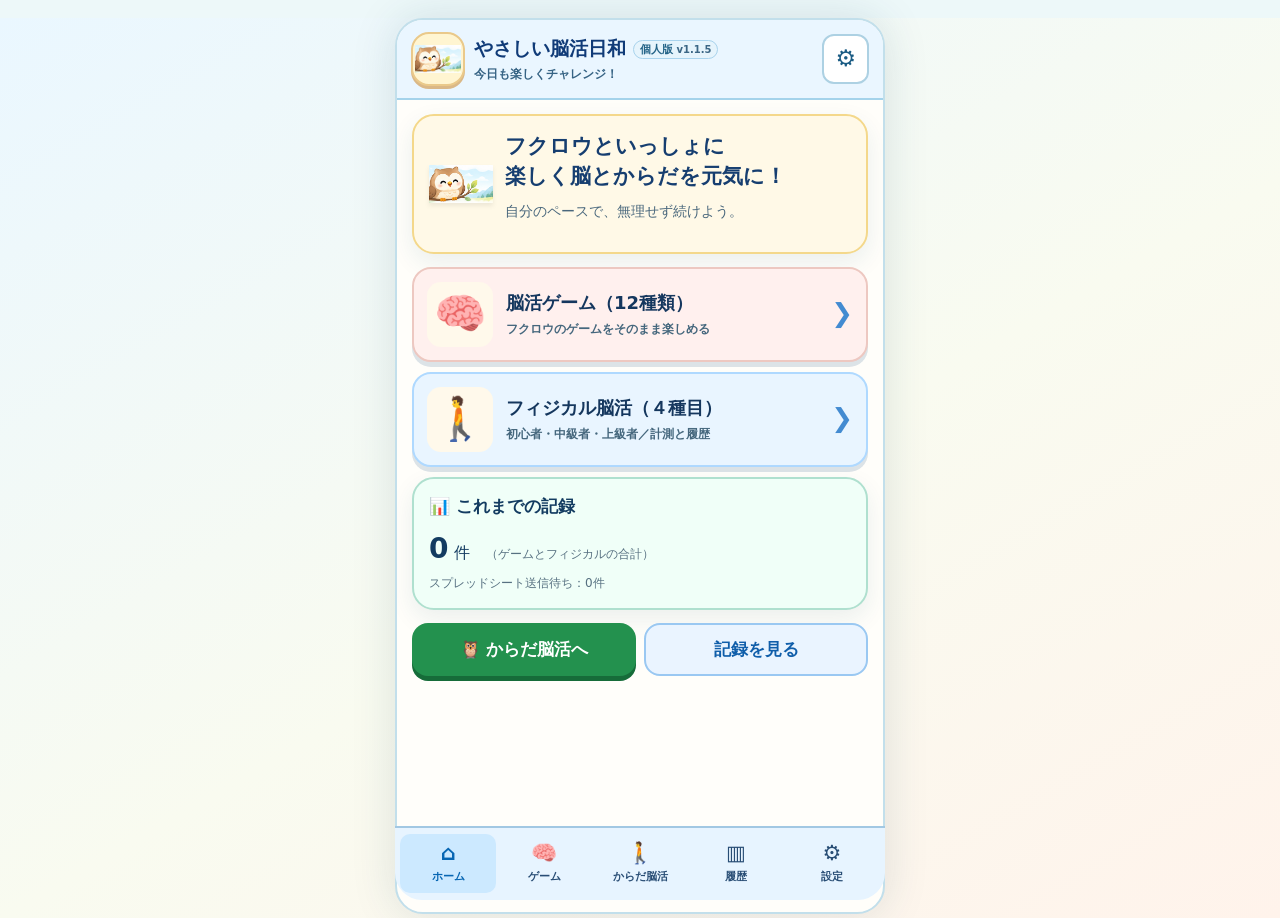
<file: index.html>
<!doctype html>
<html lang="ja"><head><meta charset="utf-8"><meta name="viewport" content="width=device-width, initial-scale=1, viewport-fit=cover"><meta name="theme-color" content="#eaf7ff"><meta name="robots" content="noindex,nofollow"><meta name="description" content="やさしい脳活日和 個人版：フクロウの12ゲームと漫画風フィジカル脳活4種目。個人利用専用。">
<link rel="manifest" href="manifest.webmanifest">
<link rel="icon" href="games/assets/icons/icon-192.png" type="image/png">
<link rel="apple-touch-icon" href="games/assets/icons/apple-touch-icon.png"><title>やさしい脳活日和｜個人版</title><link rel="stylesheet" href="style.css?v=1.1.5"></head>
<body>
<div class="shell">
<header class="top"><div class="brand"><div class="owl" aria-hidden="true"><img src="games/assets/owl.png" alt="" loading="eager"></div><div><div class="brand-title">やさしい脳活日和 <span class="personal">個人版 <small class="version-label">v1.1.5</small></span></div><div id="greeting" class="greeting">フクロウといっしょに、今日も元気に！</div></div></div><button class="icon-btn" data-action="view" data-view="settings" aria-label="設定">⚙</button></header>
<main id="app" aria-live="polite"></main>
<nav class="bottom" aria-label="メインメニュー"><button data-action="view" data-view="home" id="nav-home"><span>⌂</span>ホーム</button><button data-action="view" data-view="game" id="nav-game"><span>🧠</span>ゲーム</button><button data-action="view" data-view="physical" id="nav-physical"><span>🚶</span>からだ脳活</button><button data-action="view" data-view="history" id="nav-history"><span>▥</span>履歴</button><button data-action="view" data-view="settings" id="nav-settings"><span>⚙</span>設定</button></nav>
</div><div id="toast" role="status" class="toast" hidden></div><script defer src="app.js?v=1.1.5"></script><script>
window.addEventListener('DOMContentLoaded',()=>{if(window.__NOUKATSU_PERSONAL_VERSION__!=='1.1.5'){
 const note=document.createElement('div');note.setAttribute('role','alert');
 note.style.cssText='position:fixed;z-index:99999;left:10px;right:10px;top:12px;padding:16px;background:#fff0ca;color:#6b2000;border:3px solid #ce6413;border-radius:14px;font-weight:800;line-height:1.5';
 note.textContent='⚠ アプリ本体とJavaScriptのバージョンが一致していません。GitHubへ index.html と app.js と sw.js を含むZIPの中身をすべて上書きしてください。';
 document.body.appendChild(note);
 }});
</script><script>if("serviceWorker" in navigator && location.protocol==="https:"){window.addEventListener("load",()=>navigator.serviceWorker.register("./sw.js?v=1.1.5",{scope:"./",updateViaCache:"none"}).catch(()=>{}));}</script></body></html>
</file>
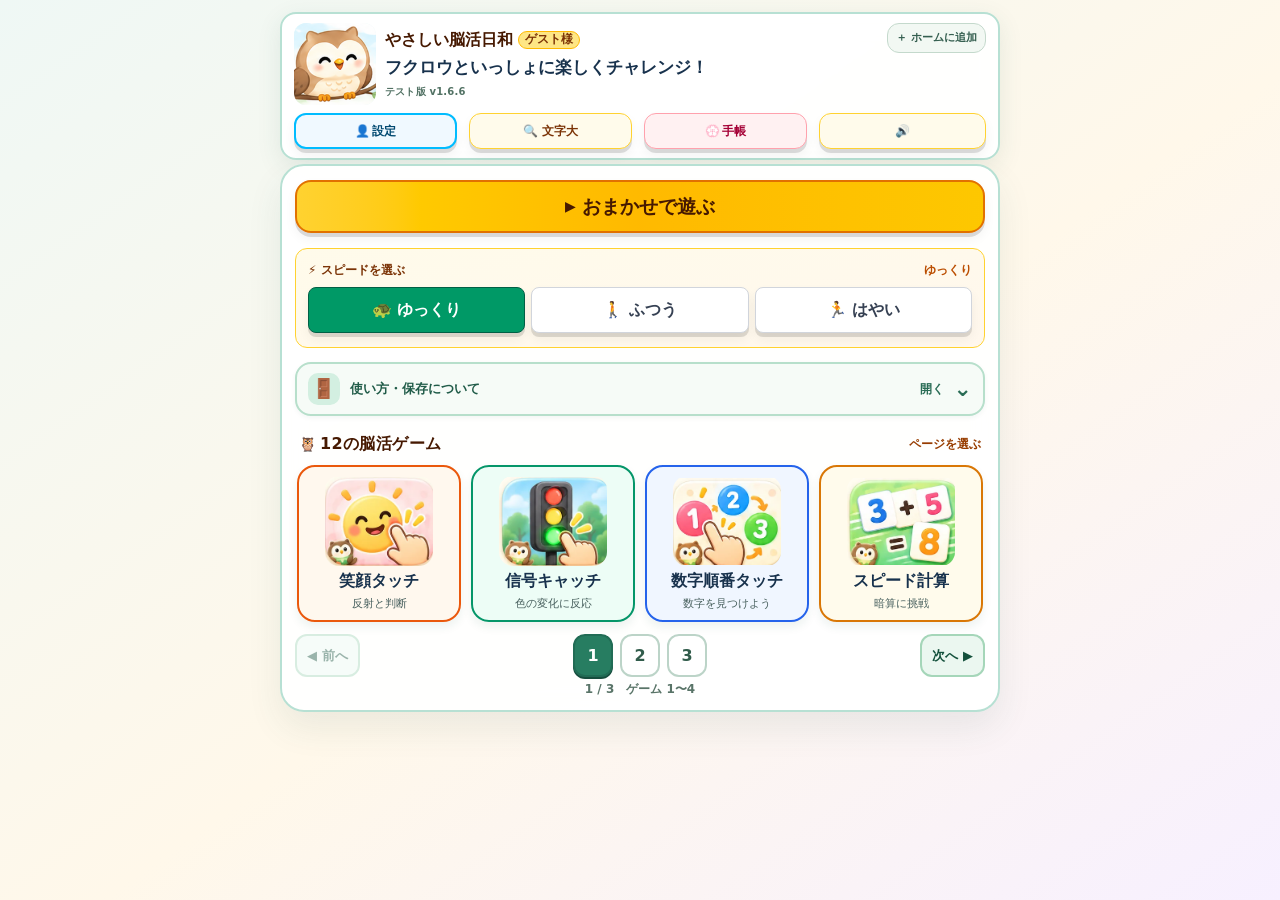
<file: games/index.html>
<!DOCTYPE html>
<html lang="ja">
<head>
    <meta charset="UTF-8">
    <meta name="viewport" content="width=device-width, initial-scale=1.0, viewport-fit=cover">
    <meta name="theme-color" content="#eaf7f1">
    <meta name="apple-mobile-web-app-capable" content="yes">
    <meta name="apple-mobile-web-app-status-bar-style" content="default">
    <meta name="apple-mobile-web-app-title" content="脳活日和">
    <link rel="manifest" href="./manifest.webmanifest">
    <link rel="icon" type="image/png" sizes="192x192" href="./assets/icons/icon-192.png">
    <link rel="apple-touch-icon" href="./assets/icons/apple-touch-icon.png">
    <title>やさしい脳活日和｜12の脳活ゲーム・テスト版 v1.6.6</title>
    <!-- Tailwind utilities: local CSS embedded for offline-safe static hosting -->
    <style id="tailwind-local-utilities">
/*! tailwindcss v4.1.10 | MIT License | https://tailwindcss.com */
@layer properties;
@layer theme, base, components, utilities;
@layer theme {
  :root, :host {
    --font-sans: ui-sans-serif, system-ui, sans-serif, "Apple Color Emoji",
      "Segoe UI Emoji", "Segoe UI Symbol", "Noto Color Emoji";
    --font-mono: ui-monospace, SFMono-Regular, Menlo, Monaco, Consolas, "Liberation Mono",
      "Courier New", monospace;
    --color-red-200: oklch(88.5% 0.062 18.334);
    --color-red-400: oklch(70.4% 0.191 22.216);
    --color-red-500: oklch(63.7% 0.237 25.331);
    --color-red-600: oklch(57.7% 0.245 27.325);
    --color-red-700: oklch(50.5% 0.213 27.518);
    --color-orange-50: oklch(98% 0.016 73.684);
    --color-orange-200: oklch(90.1% 0.076 70.697);
    --color-orange-400: oklch(75% 0.183 55.934);
    --color-orange-500: oklch(70.5% 0.213 47.604);
    --color-orange-600: oklch(64.6% 0.222 41.116);
    --color-orange-800: oklch(47% 0.157 37.304);
    --color-amber-50: oklch(98.7% 0.022 95.277);
    --color-amber-100: oklch(96.2% 0.059 95.617);
    --color-amber-200: oklch(92.4% 0.12 95.746);
    --color-amber-300: oklch(87.9% 0.169 91.605);
    --color-amber-400: oklch(82.8% 0.189 84.429);
    --color-amber-500: oklch(76.9% 0.188 70.08);
    --color-amber-600: oklch(66.6% 0.179 58.318);
    --color-amber-700: oklch(55.5% 0.163 48.998);
    --color-amber-800: oklch(47.3% 0.137 46.201);
    --color-amber-900: oklch(41.4% 0.112 45.904);
    --color-amber-950: oklch(27.9% 0.077 45.635);
    --color-yellow-50: oklch(98.7% 0.026 102.212);
    --color-yellow-300: oklch(90.5% 0.182 98.111);
    --color-yellow-400: oklch(85.2% 0.199 91.936);
    --color-lime-50: oklch(98.6% 0.031 120.757);
    --color-lime-300: oklch(89.7% 0.196 126.665);
    --color-lime-950: oklch(27.4% 0.072 132.109);
    --color-emerald-50: oklch(97.9% 0.021 166.113);
    --color-emerald-100: oklch(95% 0.052 163.051);
    --color-emerald-200: oklch(90.5% 0.093 164.15);
    --color-emerald-300: oklch(84.5% 0.143 164.978);
    --color-emerald-400: oklch(76.5% 0.177 163.223);
    --color-emerald-500: oklch(69.6% 0.17 162.48);
    --color-emerald-600: oklch(59.6% 0.145 163.225);
    --color-emerald-700: oklch(50.8% 0.118 165.612);
    --color-emerald-800: oklch(43.2% 0.095 166.913);
    --color-emerald-900: oklch(37.8% 0.077 168.94);
    --color-teal-50: oklch(98.4% 0.014 180.72);
    --color-teal-300: oklch(85.5% 0.138 181.071);
    --color-teal-400: oklch(77.7% 0.152 181.912);
    --color-teal-600: oklch(60% 0.118 184.704);
    --color-teal-900: oklch(38.6% 0.063 188.416);
    --color-cyan-50: oklch(98.4% 0.019 200.873);
    --color-cyan-300: oklch(86.5% 0.127 207.078);
    --color-sky-50: oklch(97.7% 0.013 236.62);
    --color-sky-100: oklch(95.1% 0.026 236.824);
    --color-sky-200: oklch(90.1% 0.058 230.902);
    --color-sky-300: oklch(82.8% 0.111 230.318);
    --color-sky-400: oklch(74.6% 0.16 232.661);
    --color-sky-500: oklch(68.5% 0.169 237.323);
    --color-sky-700: oklch(50% 0.134 242.749);
    --color-sky-800: oklch(44.3% 0.11 240.79);
    --color-sky-900: oklch(39.1% 0.09 240.876);
    --color-sky-950: oklch(29.3% 0.066 243.157);
    --color-blue-50: oklch(97% 0.014 254.604);
    --color-blue-100: oklch(93.2% 0.032 255.585);
    --color-blue-300: oklch(80.9% 0.105 251.813);
    --color-blue-400: oklch(70.7% 0.165 254.624);
    --color-blue-500: oklch(62.3% 0.214 259.815);
    --color-blue-600: oklch(54.6% 0.245 262.881);
    --color-blue-700: oklch(48.8% 0.243 264.376);
    --color-blue-800: oklch(42.4% 0.199 265.638);
    --color-blue-950: oklch(28.2% 0.091 267.935);
    --color-indigo-50: oklch(96.2% 0.018 272.314);
    --color-indigo-400: oklch(67.3% 0.182 276.935);
    --color-purple-50: oklch(97.7% 0.014 308.299);
    --color-purple-100: oklch(94.6% 0.033 307.174);
    --color-purple-300: oklch(82.7% 0.119 306.383);
    --color-purple-950: oklch(29.1% 0.149 302.717);
    --color-rose-50: oklch(96.9% 0.015 12.422);
    --color-rose-100: oklch(94.1% 0.03 12.58);
    --color-rose-300: oklch(81% 0.117 11.638);
    --color-rose-500: oklch(64.5% 0.246 16.439);
    --color-rose-600: oklch(58.6% 0.253 17.585);
    --color-rose-700: oklch(51.4% 0.222 16.935);
    --color-rose-800: oklch(45.5% 0.188 13.697);
    --color-rose-900: oklch(41% 0.159 10.272);
    --color-slate-900: oklch(20.8% 0.042 265.755);
    --color-gray-50: oklch(98.5% 0.002 247.839);
    --color-gray-100: oklch(96.7% 0.003 264.542);
    --color-gray-300: oklch(87.2% 0.01 258.338);
    --color-gray-500: oklch(55.1% 0.027 264.364);
    --color-gray-600: oklch(44.6% 0.03 256.802);
    --color-gray-700: oklch(37.3% 0.034 259.733);
    --color-gray-800: oklch(27.8% 0.033 256.848);
    --color-black: #000;
    --color-white: #fff;
    --spacing: 0.25rem;
    --container-sm: 24rem;
    --container-lg: 32rem;
    --text-xs: 0.75rem;
    --text-xs--line-height: calc(1 / 0.75);
    --text-sm: 0.875rem;
    --text-sm--line-height: calc(1.25 / 0.875);
    --text-base: 1rem;
    --text-base--line-height: calc(1.5 / 1);
    --text-lg: 1.125rem;
    --text-lg--line-height: calc(1.75 / 1.125);
    --text-xl: 1.25rem;
    --text-xl--line-height: calc(1.75 / 1.25);
    --text-2xl: 1.5rem;
    --text-2xl--line-height: calc(2 / 1.5);
    --text-3xl: 1.875rem;
    --text-3xl--line-height: calc(2.25 / 1.875);
    --text-4xl: 2.25rem;
    --text-4xl--line-height: calc(2.5 / 2.25);
    --text-5xl: 3rem;
    --text-5xl--line-height: 1;
    --font-weight-bold: 700;
    --font-weight-extrabold: 800;
    --font-weight-black: 900;
    --tracking-wide: 0.025em;
    --tracking-wider: 0.05em;
    --tracking-widest: 0.1em;
    --leading-tight: 1.25;
    --radius-lg: 0.5rem;
    --radius-xl: 0.75rem;
    --radius-2xl: 1rem;
    --radius-3xl: 1.5rem;
    --blur-xs: 4px;
    --blur-md: 12px;
    --default-font-family: var(--font-sans);
    --default-mono-font-family: var(--font-mono);
  }
}
@layer base {
  *, ::after, ::before, ::backdrop, ::file-selector-button {
    box-sizing: border-box;
    margin: 0;
    padding: 0;
    border: 0 solid;
  }
  html, :host {
    line-height: 1.5;
    -webkit-text-size-adjust: 100%;
    tab-size: 4;
    font-family: var(--default-font-family, ui-sans-serif, system-ui, sans-serif, "Apple Color Emoji", "Segoe UI Emoji", "Segoe UI Symbol", "Noto Color Emoji");
    font-feature-settings: var(--default-font-feature-settings, normal);
    font-variation-settings: var(--default-font-variation-settings, normal);
    -webkit-tap-highlight-color: transparent;
  }
  hr {
    height: 0;
    color: inherit;
    border-top-width: 1px;
  }
  abbr:where([title]) {
    -webkit-text-decoration: underline dotted;
    text-decoration: underline dotted;
  }
  h1, h2, h3, h4, h5, h6 {
    font-size: inherit;
    font-weight: inherit;
  }
  a {
    color: inherit;
    -webkit-text-decoration: inherit;
    text-decoration: inherit;
  }
  b, strong {
    font-weight: bolder;
  }
  code, kbd, samp, pre {
    font-family: var(--default-mono-font-family, ui-monospace, SFMono-Regular, Menlo, Monaco, Consolas, "Liberation Mono", "Courier New", monospace);
    font-feature-settings: var(--default-mono-font-feature-settings, normal);
    font-variation-settings: var(--default-mono-font-variation-settings, normal);
    font-size: 1em;
  }
  small {
    font-size: 80%;
  }
  sub, sup {
    font-size: 75%;
    line-height: 0;
    position: relative;
    vertical-align: baseline;
  }
  sub {
    bottom: -0.25em;
  }
  sup {
    top: -0.5em;
  }
  table {
    text-indent: 0;
    border-color: inherit;
    border-collapse: collapse;
  }
  :-moz-focusring {
    outline: auto;
  }
  progress {
    vertical-align: baseline;
  }
  summary {
    display: list-item;
  }
  ol, ul, menu {
    list-style: none;
  }
  img, svg, video, canvas, audio, iframe, embed, object {
    display: block;
    vertical-align: middle;
  }
  img, video {
    max-width: 100%;
    height: auto;
  }
  button, input, select, optgroup, textarea, ::file-selector-button {
    font: inherit;
    font-feature-settings: inherit;
    font-variation-settings: inherit;
    letter-spacing: inherit;
    color: inherit;
    border-radius: 0;
    background-color: transparent;
    opacity: 1;
  }
  :where(select:is([multiple], [size])) optgroup {
    font-weight: bolder;
  }
  :where(select:is([multiple], [size])) optgroup option {
    padding-inline-start: 20px;
  }
  ::file-selector-button {
    margin-inline-end: 4px;
  }
  ::placeholder {
    opacity: 1;
  }
  @supports (not (-webkit-appearance: -apple-pay-button))  or (contain-intrinsic-size: 1px) {
    ::placeholder {
      color: currentcolor;
      @supports (color: color-mix(in lab, red, red)) {
        color: color-mix(in oklab, currentcolor 50%, transparent);
      }
    }
  }
  textarea {
    resize: vertical;
  }
  ::-webkit-search-decoration {
    -webkit-appearance: none;
  }
  ::-webkit-date-and-time-value {
    min-height: 1lh;
    text-align: inherit;
  }
  ::-webkit-datetime-edit {
    display: inline-flex;
  }
  ::-webkit-datetime-edit-fields-wrapper {
    padding: 0;
  }
  ::-webkit-datetime-edit, ::-webkit-datetime-edit-year-field, ::-webkit-datetime-edit-month-field, ::-webkit-datetime-edit-day-field, ::-webkit-datetime-edit-hour-field, ::-webkit-datetime-edit-minute-field, ::-webkit-datetime-edit-second-field, ::-webkit-datetime-edit-millisecond-field, ::-webkit-datetime-edit-meridiem-field {
    padding-block: 0;
  }
  :-moz-ui-invalid {
    box-shadow: none;
  }
  button, input:where([type="button"], [type="reset"], [type="submit"]), ::file-selector-button {
    appearance: button;
  }
  ::-webkit-inner-spin-button, ::-webkit-outer-spin-button {
    height: auto;
  }
  [hidden]:where(:not([hidden="until-found"])) {
    display: none !important;
  }
}
@layer utilities {
  .absolute {
    position: absolute;
  }
  .fixed {
    position: fixed;
  }
  .relative {
    position: relative;
  }
  .inset-0 {
    inset: calc(var(--spacing) * 0);
  }
  .top-2 {
    top: calc(var(--spacing) * 2);
  }
  .right-2 {
    right: calc(var(--spacing) * 2);
  }
  .z-50 {
    z-index: 50;
  }
  .my-0\.5 {
    margin-block: calc(var(--spacing) * 0.5);
  }
  .my-1 {
    margin-block: calc(var(--spacing) * 1);
  }
  .my-1\.5 {
    margin-block: calc(var(--spacing) * 1.5);
  }
  .mb-0\.5 {
    margin-bottom: calc(var(--spacing) * 0.5);
  }
  .mb-1 {
    margin-bottom: calc(var(--spacing) * 1);
  }
  .mb-1\.5 {
    margin-bottom: calc(var(--spacing) * 1.5);
  }
  .mb-2 {
    margin-bottom: calc(var(--spacing) * 2);
  }
  .mb-2\.5 {
    margin-bottom: calc(var(--spacing) * 2.5);
  }
  .mb-3 {
    margin-bottom: calc(var(--spacing) * 3);
  }
  .block {
    display: block;
  }
  .flex {
    display: flex;
  }
  .grid {
    display: grid;
  }
  .hidden {
    display: none;
  }
  .inline-block {
    display: inline-block;
  }
  .aspect-square {
    aspect-ratio: 1 / 1;
  }
  .h-4 {
    height: calc(var(--spacing) * 4);
  }
  .h-12 {
    height: calc(var(--spacing) * 12);
  }
  .h-44 {
    height: calc(var(--spacing) * 44);
  }
  .h-\[175px\] {
    height: 175px;
  }
  .h-full {
    height: 100%;
  }
  .max-h-\[86vh\] {
    max-height: 86vh;
  }
  .min-h-\[1\.6rem\] {
    min-height: 1.6rem;
  }
  .min-h-\[1\.8rem\] {
    min-height: 1.8rem;
  }
  .w-4 {
    width: calc(var(--spacing) * 4);
  }
  .w-12 {
    width: calc(var(--spacing) * 12);
  }
  .w-44 {
    width: calc(var(--spacing) * 44);
  }
  .w-full {
    width: 100%;
  }
  .max-w-\[90px\] {
    max-width: 90px;
  }
  .max-w-\[100px\] {
    max-width: 100px;
  }
  .max-w-\[270px\] {
    max-width: 270px;
  }
  .max-w-\[280px\] {
    max-width: 280px;
  }
  .max-w-lg {
    max-width: var(--container-lg);
  }
  .max-w-sm {
    max-width: var(--container-sm);
  }
  .flex-1 {
    flex: 1;
  }
  .flex-shrink-0 {
    flex-shrink: 0;
  }
  .flex-grow {
    flex-grow: 1;
  }
  .grid-cols-2 {
    grid-template-columns: repeat(2, minmax(0, 1fr));
  }
  .grid-cols-3 {
    grid-template-columns: repeat(3, minmax(0, 1fr));
  }
  .grid-cols-4 {
    grid-template-columns: repeat(4, minmax(0, 1fr));
  }
  .flex-col {
    flex-direction: column;
  }
  .flex-row {
    flex-direction: row;
  }
  .items-baseline {
    align-items: baseline;
  }
  .items-center {
    align-items: center;
  }
  .justify-around {
    justify-content: space-around;
  }
  .justify-between {
    justify-content: space-between;
  }
  .justify-center {
    justify-content: center;
  }
  .justify-start {
    justify-content: flex-start;
  }
  .gap-1 {
    gap: calc(var(--spacing) * 1);
  }
  .gap-1\.5 {
    gap: calc(var(--spacing) * 1.5);
  }
  .gap-2 {
    gap: calc(var(--spacing) * 2);
  }
  .gap-2\.5 {
    gap: calc(var(--spacing) * 2.5);
  }
  .space-y-1 {
    :where(& > :not(:last-child)) {
      --tw-space-y-reverse: 0;
      margin-block-start: calc(calc(var(--spacing) * 1) * var(--tw-space-y-reverse));
      margin-block-end: calc(calc(var(--spacing) * 1) * calc(1 - var(--tw-space-y-reverse)));
    }
  }
  .space-y-2 {
    :where(& > :not(:last-child)) {
      --tw-space-y-reverse: 0;
      margin-block-start: calc(calc(var(--spacing) * 2) * var(--tw-space-y-reverse));
      margin-block-end: calc(calc(var(--spacing) * 2) * calc(1 - var(--tw-space-y-reverse)));
    }
  }
  .space-y-2\.5 {
    :where(& > :not(:last-child)) {
      --tw-space-y-reverse: 0;
      margin-block-start: calc(calc(var(--spacing) * 2.5) * var(--tw-space-y-reverse));
      margin-block-end: calc(calc(var(--spacing) * 2.5) * calc(1 - var(--tw-space-y-reverse)));
    }
  }
  .space-x-0\.5 {
    :where(& > :not(:last-child)) {
      --tw-space-x-reverse: 0;
      margin-inline-start: calc(calc(var(--spacing) * 0.5) * var(--tw-space-x-reverse));
      margin-inline-end: calc(calc(var(--spacing) * 0.5) * calc(1 - var(--tw-space-x-reverse)));
    }
  }
  .space-x-1 {
    :where(& > :not(:last-child)) {
      --tw-space-x-reverse: 0;
      margin-inline-start: calc(calc(var(--spacing) * 1) * var(--tw-space-x-reverse));
      margin-inline-end: calc(calc(var(--spacing) * 1) * calc(1 - var(--tw-space-x-reverse)));
    }
  }
  .space-x-1\.5 {
    :where(& > :not(:last-child)) {
      --tw-space-x-reverse: 0;
      margin-inline-start: calc(calc(var(--spacing) * 1.5) * var(--tw-space-x-reverse));
      margin-inline-end: calc(calc(var(--spacing) * 1.5) * calc(1 - var(--tw-space-x-reverse)));
    }
  }
  .space-x-2 {
    :where(& > :not(:last-child)) {
      --tw-space-x-reverse: 0;
      margin-inline-start: calc(calc(var(--spacing) * 2) * var(--tw-space-x-reverse));
      margin-inline-end: calc(calc(var(--spacing) * 2) * calc(1 - var(--tw-space-x-reverse)));
    }
  }
  .truncate {
    overflow: hidden;
    text-overflow: ellipsis;
    white-space: nowrap;
  }
  .overflow-hidden {
    overflow: hidden;
  }
  .overflow-y-auto {
    overflow-y: auto;
  }
  .rounded-2xl {
    border-radius: var(--radius-2xl);
  }
  .rounded-3xl {
    border-radius: var(--radius-3xl);
  }
  .rounded-\[14px\] {
    border-radius: 14px;
  }
  .rounded-full {
    border-radius: calc(infinity * 1px);
  }
  .rounded-lg {
    border-radius: var(--radius-lg);
  }
  .rounded-xl {
    border-radius: var(--radius-xl);
  }
  .border {
    border-style: var(--tw-border-style);
    border-width: 1px;
  }
  .border-2 {
    border-style: var(--tw-border-style);
    border-width: 2px;
  }
  .border-3 {
    border-style: var(--tw-border-style);
    border-width: 3px;
  }
  .border-4 {
    border-style: var(--tw-border-style);
    border-width: 4px;
  }
  .border-t {
    border-top-style: var(--tw-border-style);
    border-top-width: 1px;
  }
  .border-dashed {
    --tw-border-style: dashed;
    border-style: dashed;
  }
  .border-amber-200 {
    border-color: var(--color-amber-200);
  }
  .border-amber-300 {
    border-color: var(--color-amber-300);
  }
  .border-amber-400 {
    border-color: var(--color-amber-400);
  }
  .border-amber-600 {
    border-color: var(--color-amber-600);
  }
  .border-blue-300 {
    border-color: var(--color-blue-300);
  }
  .border-blue-400 {
    border-color: var(--color-blue-400);
  }
  .border-blue-700 {
    border-color: var(--color-blue-700);
  }
  .border-cyan-300 {
    border-color: var(--color-cyan-300);
  }
  .border-emerald-200 {
    border-color: var(--color-emerald-200);
  }
  .border-emerald-300 {
    border-color: var(--color-emerald-300);
  }
  .border-emerald-400 {
    border-color: var(--color-emerald-400);
  }
  .border-emerald-500 {
    border-color: var(--color-emerald-500);
  }
  .border-emerald-700 {
    border-color: var(--color-emerald-700);
  }
  .border-emerald-800 {
    border-color: var(--color-emerald-800);
  }
  .border-gray-300 {
    border-color: var(--color-gray-300);
  }
  .border-indigo-400 {
    border-color: var(--color-indigo-400);
  }
  .border-lime-300 {
    border-color: var(--color-lime-300);
  }
  .border-orange-400 {
    border-color: var(--color-orange-400);
  }
  .border-orange-600 {
    border-color: var(--color-orange-600);
  }
  .border-purple-300 {
    border-color: var(--color-purple-300);
  }
  .border-red-400 {
    border-color: var(--color-red-400);
  }
  .border-red-700 {
    border-color: var(--color-red-700);
  }
  .border-rose-300 {
    border-color: var(--color-rose-300);
  }
  .border-rose-500 {
    border-color: var(--color-rose-500);
  }
  .border-rose-600 {
    border-color: var(--color-rose-600);
  }
  .border-rose-700 {
    border-color: var(--color-rose-700);
  }
  .border-sky-300 {
    border-color: var(--color-sky-300);
  }
  .border-sky-400 {
    border-color: var(--color-sky-400);
  }
  .border-sky-700 {
    border-color: var(--color-sky-700);
  }
  .border-teal-300 {
    border-color: var(--color-teal-300);
  }
  .border-teal-400 {
    border-color: var(--color-teal-400);
  }
  .bg-amber-50 {
    background-color: var(--color-amber-50);
  }
  .bg-amber-50\/90 {
    background-color: color-mix(in srgb, oklch(98.7% 0.022 95.277) 90%, transparent);
    @supports (color: color-mix(in lab, red, red)) {
      background-color: color-mix(in oklab, var(--color-amber-50) 90%, transparent);
    }
  }
  .bg-amber-100 {
    background-color: var(--color-amber-100);
  }
  .bg-amber-100\/90 {
    background-color: color-mix(in srgb, oklch(96.2% 0.059 95.617) 90%, transparent);
    @supports (color: color-mix(in lab, red, red)) {
      background-color: color-mix(in oklab, var(--color-amber-100) 90%, transparent);
    }
  }
  .bg-amber-200 {
    background-color: var(--color-amber-200);
  }
  .bg-amber-400 {
    background-color: var(--color-amber-400);
  }
  .bg-black\/60 {
    background-color: color-mix(in srgb, #000 60%, transparent);
    @supports (color: color-mix(in lab, red, red)) {
      background-color: color-mix(in oklab, var(--color-black) 60%, transparent);
    }
  }
  .bg-blue-50\/90 {
    background-color: color-mix(in srgb, oklch(97% 0.014 254.604) 90%, transparent);
    @supports (color: color-mix(in lab, red, red)) {
      background-color: color-mix(in oklab, var(--color-blue-50) 90%, transparent);
    }
  }
  .bg-blue-100 {
    background-color: var(--color-blue-100);
  }
  .bg-blue-500 {
    background-color: var(--color-blue-500);
  }
  .bg-cyan-50 {
    background-color: var(--color-cyan-50);
  }
  .bg-cyan-50\/90 {
    background-color: color-mix(in srgb, oklch(98.4% 0.019 200.873) 90%, transparent);
    @supports (color: color-mix(in lab, red, red)) {
      background-color: color-mix(in oklab, var(--color-cyan-50) 90%, transparent);
    }
  }
  .bg-emerald-50 {
    background-color: var(--color-emerald-50);
  }
  .bg-emerald-50\/90 {
    background-color: color-mix(in srgb, oklch(97.9% 0.021 166.113) 90%, transparent);
    @supports (color: color-mix(in lab, red, red)) {
      background-color: color-mix(in oklab, var(--color-emerald-50) 90%, transparent);
    }
  }
  .bg-emerald-100 {
    background-color: var(--color-emerald-100);
  }
  .bg-emerald-200 {
    background-color: var(--color-emerald-200);
  }
  .bg-emerald-500 {
    background-color: var(--color-emerald-500);
  }
  .bg-emerald-600 {
    background-color: var(--color-emerald-600);
  }
  .bg-gray-50 {
    background-color: var(--color-gray-50);
  }
  .bg-gray-300 {
    background-color: var(--color-gray-300);
  }
  .bg-indigo-50\/90 {
    background-color: color-mix(in srgb, oklch(96.2% 0.018 272.314) 90%, transparent);
    @supports (color: color-mix(in lab, red, red)) {
      background-color: color-mix(in oklab, var(--color-indigo-50) 90%, transparent);
    }
  }
  .bg-lime-50 {
    background-color: var(--color-lime-50);
  }
  .bg-lime-50\/90 {
    background-color: color-mix(in srgb, oklch(98.6% 0.031 120.757) 90%, transparent);
    @supports (color: color-mix(in lab, red, red)) {
      background-color: color-mix(in oklab, var(--color-lime-50) 90%, transparent);
    }
  }
  .bg-orange-50\/90 {
    background-color: color-mix(in srgb, oklch(98% 0.016 73.684) 90%, transparent);
    @supports (color: color-mix(in lab, red, red)) {
      background-color: color-mix(in oklab, var(--color-orange-50) 90%, transparent);
    }
  }
  .bg-orange-200 {
    background-color: var(--color-orange-200);
  }
  .bg-purple-50\/90 {
    background-color: color-mix(in srgb, oklch(97.7% 0.014 308.299) 90%, transparent);
    @supports (color: color-mix(in lab, red, red)) {
      background-color: color-mix(in oklab, var(--color-purple-50) 90%, transparent);
    }
  }
  .bg-purple-100 {
    background-color: var(--color-purple-100);
  }
  .bg-red-200 {
    background-color: var(--color-red-200);
  }
  .bg-red-500 {
    background-color: var(--color-red-500);
  }
  .bg-rose-50 {
    background-color: var(--color-rose-50);
  }
  .bg-rose-50\/90 {
    background-color: color-mix(in srgb, oklch(96.9% 0.015 12.422) 90%, transparent);
    @supports (color: color-mix(in lab, red, red)) {
      background-color: color-mix(in oklab, var(--color-rose-50) 90%, transparent);
    }
  }
  .bg-rose-100 {
    background-color: var(--color-rose-100);
  }
  .bg-rose-500 {
    background-color: var(--color-rose-500);
  }
  .bg-sky-50 {
    background-color: var(--color-sky-50);
  }
  .bg-sky-200 {
    background-color: var(--color-sky-200);
  }
  .bg-slate-900 {
    background-color: var(--color-slate-900);
  }
  .bg-teal-50 {
    background-color: var(--color-teal-50);
  }
  .bg-teal-50\/90 {
    background-color: color-mix(in srgb, oklch(98.4% 0.014 180.72) 90%, transparent);
    @supports (color: color-mix(in lab, red, red)) {
      background-color: color-mix(in oklab, var(--color-teal-50) 90%, transparent);
    }
  }
  .bg-white {
    background-color: var(--color-white);
  }
  .bg-white\/95 {
    background-color: color-mix(in srgb, #fff 95%, transparent);
    @supports (color: color-mix(in lab, red, red)) {
      background-color: color-mix(in oklab, var(--color-white) 95%, transparent);
    }
  }
  .bg-gradient-to-b {
    --tw-gradient-position: to bottom in oklab;
    background-image: linear-gradient(var(--tw-gradient-stops));
  }
  .bg-gradient-to-br {
    --tw-gradient-position: to bottom right in oklab;
    background-image: linear-gradient(var(--tw-gradient-stops));
  }
  .bg-gradient-to-r {
    --tw-gradient-position: to right in oklab;
    background-image: linear-gradient(var(--tw-gradient-stops));
  }
  .from-amber-50 {
    --tw-gradient-from: var(--color-amber-50);
    --tw-gradient-stops: var(--tw-gradient-via-stops, var(--tw-gradient-position), var(--tw-gradient-from) var(--tw-gradient-from-position), var(--tw-gradient-to) var(--tw-gradient-to-position));
  }
  .from-amber-300 {
    --tw-gradient-from: var(--color-amber-300);
    --tw-gradient-stops: var(--tw-gradient-via-stops, var(--tw-gradient-position), var(--tw-gradient-from) var(--tw-gradient-from-position), var(--tw-gradient-to) var(--tw-gradient-to-position));
  }
  .from-amber-400 {
    --tw-gradient-from: var(--color-amber-400);
    --tw-gradient-stops: var(--tw-gradient-via-stops, var(--tw-gradient-position), var(--tw-gradient-from) var(--tw-gradient-from-position), var(--tw-gradient-to) var(--tw-gradient-to-position));
  }
  .from-emerald-600 {
    --tw-gradient-from: var(--color-emerald-600);
    --tw-gradient-stops: var(--tw-gradient-via-stops, var(--tw-gradient-position), var(--tw-gradient-from) var(--tw-gradient-from-position), var(--tw-gradient-to) var(--tw-gradient-to-position));
  }
  .from-orange-500 {
    --tw-gradient-from: var(--color-orange-500);
    --tw-gradient-stops: var(--tw-gradient-via-stops, var(--tw-gradient-position), var(--tw-gradient-from) var(--tw-gradient-from-position), var(--tw-gradient-to) var(--tw-gradient-to-position));
  }
  .from-purple-50 {
    --tw-gradient-from: var(--color-purple-50);
    --tw-gradient-stops: var(--tw-gradient-via-stops, var(--tw-gradient-position), var(--tw-gradient-from) var(--tw-gradient-from-position), var(--tw-gradient-to) var(--tw-gradient-to-position));
  }
  .from-rose-500 {
    --tw-gradient-from: var(--color-rose-500);
    --tw-gradient-stops: var(--tw-gradient-via-stops, var(--tw-gradient-position), var(--tw-gradient-from) var(--tw-gradient-from-position), var(--tw-gradient-to) var(--tw-gradient-to-position));
  }
  .from-sky-50 {
    --tw-gradient-from: var(--color-sky-50);
    --tw-gradient-stops: var(--tw-gradient-via-stops, var(--tw-gradient-position), var(--tw-gradient-from) var(--tw-gradient-from-position), var(--tw-gradient-to) var(--tw-gradient-to-position));
  }
  .from-sky-500 {
    --tw-gradient-from: var(--color-sky-500);
    --tw-gradient-stops: var(--tw-gradient-via-stops, var(--tw-gradient-position), var(--tw-gradient-from) var(--tw-gradient-from-position), var(--tw-gradient-to) var(--tw-gradient-to-position));
  }
  .via-amber-400 {
    --tw-gradient-via: var(--color-amber-400);
    --tw-gradient-via-stops: var(--tw-gradient-position), var(--tw-gradient-from) var(--tw-gradient-from-position), var(--tw-gradient-via) var(--tw-gradient-via-position), var(--tw-gradient-to) var(--tw-gradient-to-position);
    --tw-gradient-stops: var(--tw-gradient-via-stops);
  }
  .via-yellow-300 {
    --tw-gradient-via: var(--color-yellow-300);
    --tw-gradient-via-stops: var(--tw-gradient-position), var(--tw-gradient-from) var(--tw-gradient-from-position), var(--tw-gradient-via) var(--tw-gradient-via-position), var(--tw-gradient-to) var(--tw-gradient-to-position);
    --tw-gradient-stops: var(--tw-gradient-via-stops);
  }
  .to-amber-50 {
    --tw-gradient-to: var(--color-amber-50);
    --tw-gradient-stops: var(--tw-gradient-via-stops, var(--tw-gradient-position), var(--tw-gradient-from) var(--tw-gradient-from-position), var(--tw-gradient-to) var(--tw-gradient-to-position));
  }
  .to-amber-500 {
    --tw-gradient-to: var(--color-amber-500);
    --tw-gradient-stops: var(--tw-gradient-via-stops, var(--tw-gradient-position), var(--tw-gradient-from) var(--tw-gradient-from-position), var(--tw-gradient-to) var(--tw-gradient-to-position));
  }
  .to-blue-600 {
    --tw-gradient-to: var(--color-blue-600);
    --tw-gradient-stops: var(--tw-gradient-via-stops, var(--tw-gradient-position), var(--tw-gradient-from) var(--tw-gradient-from-position), var(--tw-gradient-to) var(--tw-gradient-to-position));
  }
  .to-indigo-50 {
    --tw-gradient-to: var(--color-indigo-50);
    --tw-gradient-stops: var(--tw-gradient-via-stops, var(--tw-gradient-position), var(--tw-gradient-from) var(--tw-gradient-from-position), var(--tw-gradient-to) var(--tw-gradient-to-position));
  }
  .to-orange-50 {
    --tw-gradient-to: var(--color-orange-50);
    --tw-gradient-stops: var(--tw-gradient-via-stops, var(--tw-gradient-position), var(--tw-gradient-from) var(--tw-gradient-from-position), var(--tw-gradient-to) var(--tw-gradient-to-position));
  }
  .to-red-500 {
    --tw-gradient-to: var(--color-red-500);
    --tw-gradient-stops: var(--tw-gradient-via-stops, var(--tw-gradient-position), var(--tw-gradient-from) var(--tw-gradient-from-position), var(--tw-gradient-to) var(--tw-gradient-to-position));
  }
  .to-teal-600 {
    --tw-gradient-to: var(--color-teal-600);
    --tw-gradient-stops: var(--tw-gradient-via-stops, var(--tw-gradient-position), var(--tw-gradient-from) var(--tw-gradient-from-position), var(--tw-gradient-to) var(--tw-gradient-to-position));
  }
  .to-yellow-50 {
    --tw-gradient-to: var(--color-yellow-50);
    --tw-gradient-stops: var(--tw-gradient-via-stops, var(--tw-gradient-position), var(--tw-gradient-from) var(--tw-gradient-from-position), var(--tw-gradient-to) var(--tw-gradient-to-position));
  }
  .to-yellow-400 {
    --tw-gradient-to: var(--color-yellow-400);
    --tw-gradient-stops: var(--tw-gradient-via-stops, var(--tw-gradient-position), var(--tw-gradient-from) var(--tw-gradient-from-position), var(--tw-gradient-to) var(--tw-gradient-to-position));
  }
  .object-contain {
    object-fit: contain;
  }
  .p-0\.5 {
    padding: calc(var(--spacing) * 0.5);
  }
  .p-1 {
    padding: calc(var(--spacing) * 1);
  }
  .p-1\.5 {
    padding: calc(var(--spacing) * 1.5);
  }
  .p-2 {
    padding: calc(var(--spacing) * 2);
  }
  .p-2\.5 {
    padding: calc(var(--spacing) * 2.5);
  }
  .p-3 {
    padding: calc(var(--spacing) * 3);
  }
  .p-3\.5 {
    padding: calc(var(--spacing) * 3.5);
  }
  .p-4 {
    padding: calc(var(--spacing) * 4);
  }
  .px-1 {
    padding-inline: calc(var(--spacing) * 1);
  }
  .px-1\.5 {
    padding-inline: calc(var(--spacing) * 1.5);
  }
  .px-2 {
    padding-inline: calc(var(--spacing) * 2);
  }
  .px-2\.5 {
    padding-inline: calc(var(--spacing) * 2.5);
  }
  .px-3 {
    padding-inline: calc(var(--spacing) * 3);
  }
  .px-4 {
    padding-inline: calc(var(--spacing) * 4);
  }
  .py-0\.5 {
    padding-block: calc(var(--spacing) * 0.5);
  }
  .py-1 {
    padding-block: calc(var(--spacing) * 1);
  }
  .py-1\.5 {
    padding-block: calc(var(--spacing) * 1.5);
  }
  .py-2 {
    padding-block: calc(var(--spacing) * 2);
  }
  .py-2\.5 {
    padding-block: calc(var(--spacing) * 2.5);
  }
  .py-3 {
    padding-block: calc(var(--spacing) * 3);
  }
  .pt-1 {
    padding-top: calc(var(--spacing) * 1);
  }
  .pt-1\.5 {
    padding-top: calc(var(--spacing) * 1.5);
  }
  .pb-2 {
    padding-bottom: calc(var(--spacing) * 2);
  }
  .pb-3 {
    padding-bottom: calc(var(--spacing) * 3);
  }
  .pb-4 {
    padding-bottom: calc(var(--spacing) * 4);
  }
  .text-center {
    text-align: center;
  }
  .text-left {
    text-align: left;
  }
  .text-right {
    text-align: right;
  }
  .text-2xl {
    font-size: var(--text-2xl);
    line-height: var(--tw-leading, var(--text-2xl--line-height));
  }
  .text-3xl {
    font-size: var(--text-3xl);
    line-height: var(--tw-leading, var(--text-3xl--line-height));
  }
  .text-4xl {
    font-size: var(--text-4xl);
    line-height: var(--tw-leading, var(--text-4xl--line-height));
  }
  .text-5xl {
    font-size: var(--text-5xl);
    line-height: var(--tw-leading, var(--text-5xl--line-height));
  }
  .text-base {
    font-size: var(--text-base);
    line-height: var(--tw-leading, var(--text-base--line-height));
  }
  .text-lg {
    font-size: var(--text-lg);
    line-height: var(--tw-leading, var(--text-lg--line-height));
  }
  .text-sm {
    font-size: var(--text-sm);
    line-height: var(--tw-leading, var(--text-sm--line-height));
  }
  .text-xl {
    font-size: var(--text-xl);
    line-height: var(--tw-leading, var(--text-xl--line-height));
  }
  .text-xs {
    font-size: var(--text-xs);
    line-height: var(--tw-leading, var(--text-xs--line-height));
  }
  .text-\[12px\] {
    font-size: 12px;
  }
  .leading-none {
    --tw-leading: 1;
    line-height: 1;
  }
  .leading-tight {
    --tw-leading: var(--leading-tight);
    line-height: var(--leading-tight);
  }
  .font-black {
    --tw-font-weight: var(--font-weight-black);
    font-weight: var(--font-weight-black);
  }
  .font-bold {
    --tw-font-weight: var(--font-weight-bold);
    font-weight: var(--font-weight-bold);
  }
  .font-extrabold {
    --tw-font-weight: var(--font-weight-extrabold);
    font-weight: var(--font-weight-extrabold);
  }
  .tracking-wide {
    --tw-tracking: var(--tracking-wide);
    letter-spacing: var(--tracking-wide);
  }
  .tracking-wider {
    --tw-tracking: var(--tracking-wider);
    letter-spacing: var(--tracking-wider);
  }
  .tracking-widest {
    --tw-tracking: var(--tracking-widest);
    letter-spacing: var(--tracking-widest);
  }
  .text-amber-700 {
    color: var(--color-amber-700);
  }
  .text-amber-800 {
    color: var(--color-amber-800);
  }
  .text-amber-900 {
    color: var(--color-amber-900);
  }
  .text-amber-950 {
    color: var(--color-amber-950);
  }
  .text-blue-600 {
    color: var(--color-blue-600);
  }
  .text-blue-800 {
    color: var(--color-blue-800);
  }
  .text-blue-950 {
    color: var(--color-blue-950);
  }
  .text-emerald-600 {
    color: var(--color-emerald-600);
  }
  .text-emerald-700 {
    color: var(--color-emerald-700);
  }
  .text-emerald-900 {
    color: var(--color-emerald-900);
  }
  .text-gray-500 {
    color: var(--color-gray-500);
  }
  .text-gray-600 {
    color: var(--color-gray-600);
  }
  .text-gray-700 {
    color: var(--color-gray-700);
  }
  .text-gray-800 {
    color: var(--color-gray-800);
  }
  .text-lime-950 {
    color: var(--color-lime-950);
  }
  .text-orange-600 {
    color: var(--color-orange-600);
  }
  .text-orange-800 {
    color: var(--color-orange-800);
  }
  .text-purple-950 {
    color: var(--color-purple-950);
  }
  .text-red-600 {
    color: var(--color-red-600);
  }
  .text-rose-600 {
    color: var(--color-rose-600);
  }
  .text-rose-700 {
    color: var(--color-rose-700);
  }
  .text-rose-800 {
    color: var(--color-rose-800);
  }
  .text-rose-900 {
    color: var(--color-rose-900);
  }
  .text-sky-800 {
    color: var(--color-sky-800);
  }
  .text-sky-900 {
    color: var(--color-sky-900);
  }
  .text-sky-950 {
    color: var(--color-sky-950);
  }
  .text-teal-900 {
    color: var(--color-teal-900);
  }
  .text-white {
    color: var(--color-white);
  }
  .opacity-60 {
    opacity: 60%;
  }
  .shadow {
    --tw-shadow: 0 1px 3px 0 var(--tw-shadow-color, rgb(0 0 0 / 0.1)), 0 1px 2px -1px var(--tw-shadow-color, rgb(0 0 0 / 0.1));
    box-shadow: var(--tw-inset-shadow), var(--tw-inset-ring-shadow), var(--tw-ring-offset-shadow), var(--tw-ring-shadow), var(--tw-shadow);
  }
  .shadow-2xl {
    --tw-shadow: 0 25px 50px -12px var(--tw-shadow-color, rgb(0 0 0 / 0.25));
    box-shadow: var(--tw-inset-shadow), var(--tw-inset-ring-shadow), var(--tw-ring-offset-shadow), var(--tw-ring-shadow), var(--tw-shadow);
  }
  .shadow-inner {
    --tw-shadow: inset 0 2px 4px 0 var(--tw-shadow-color, rgb(0 0 0 / 0.05));
    box-shadow: var(--tw-inset-shadow), var(--tw-inset-ring-shadow), var(--tw-ring-offset-shadow), var(--tw-ring-shadow), var(--tw-shadow);
  }
  .shadow-lg {
    --tw-shadow: 0 10px 15px -3px var(--tw-shadow-color, rgb(0 0 0 / 0.1)), 0 4px 6px -4px var(--tw-shadow-color, rgb(0 0 0 / 0.1));
    box-shadow: var(--tw-inset-shadow), var(--tw-inset-ring-shadow), var(--tw-ring-offset-shadow), var(--tw-ring-shadow), var(--tw-shadow);
  }
  .shadow-md {
    --tw-shadow: 0 4px 6px -1px var(--tw-shadow-color, rgb(0 0 0 / 0.1)), 0 2px 4px -2px var(--tw-shadow-color, rgb(0 0 0 / 0.1));
    box-shadow: var(--tw-inset-shadow), var(--tw-inset-ring-shadow), var(--tw-ring-offset-shadow), var(--tw-ring-shadow), var(--tw-shadow);
  }
  .shadow-xl {
    --tw-shadow: 0 20px 25px -5px var(--tw-shadow-color, rgb(0 0 0 / 0.1)), 0 8px 10px -6px var(--tw-shadow-color, rgb(0 0 0 / 0.1));
    box-shadow: var(--tw-inset-shadow), var(--tw-inset-ring-shadow), var(--tw-ring-offset-shadow), var(--tw-ring-shadow), var(--tw-shadow);
  }
  .shadow-xs {
    --tw-shadow: 0 1px 2px 0 var(--tw-shadow-color, rgb(0 0 0 / 0.05));
    box-shadow: var(--tw-inset-shadow), var(--tw-inset-ring-shadow), var(--tw-ring-offset-shadow), var(--tw-ring-shadow), var(--tw-shadow);
  }
  .drop-shadow {
    --tw-drop-shadow-size: drop-shadow(0 1px 2px var(--tw-drop-shadow-color, rgb(0 0 0 / 0.1))) drop-shadow(0 1px 1px var(--tw-drop-shadow-color, rgb(0 0 0 / 0.06)));
    --tw-drop-shadow: drop-shadow(0 1px 2px rgb(0 0 0 / 0.1)) drop-shadow( 0 1px 1px rgb(0 0 0 / 0.06));
    filter: var(--tw-blur,) var(--tw-brightness,) var(--tw-contrast,) var(--tw-grayscale,) var(--tw-hue-rotate,) var(--tw-invert,) var(--tw-saturate,) var(--tw-sepia,) var(--tw-drop-shadow,);
  }
  .filter {
    filter: var(--tw-blur,) var(--tw-brightness,) var(--tw-contrast,) var(--tw-grayscale,) var(--tw-hue-rotate,) var(--tw-invert,) var(--tw-saturate,) var(--tw-sepia,) var(--tw-drop-shadow,);
  }
  .backdrop-blur-md {
    --tw-backdrop-blur: blur(var(--blur-md));
    -webkit-backdrop-filter: var(--tw-backdrop-blur,) var(--tw-backdrop-brightness,) var(--tw-backdrop-contrast,) var(--tw-backdrop-grayscale,) var(--tw-backdrop-hue-rotate,) var(--tw-backdrop-invert,) var(--tw-backdrop-opacity,) var(--tw-backdrop-saturate,) var(--tw-backdrop-sepia,);
    backdrop-filter: var(--tw-backdrop-blur,) var(--tw-backdrop-brightness,) var(--tw-backdrop-contrast,) var(--tw-backdrop-grayscale,) var(--tw-backdrop-hue-rotate,) var(--tw-backdrop-invert,) var(--tw-backdrop-opacity,) var(--tw-backdrop-saturate,) var(--tw-backdrop-sepia,);
  }
  .backdrop-blur-xs {
    --tw-backdrop-blur: blur(var(--blur-xs));
    -webkit-backdrop-filter: var(--tw-backdrop-blur,) var(--tw-backdrop-brightness,) var(--tw-backdrop-contrast,) var(--tw-backdrop-grayscale,) var(--tw-backdrop-hue-rotate,) var(--tw-backdrop-invert,) var(--tw-backdrop-opacity,) var(--tw-backdrop-saturate,) var(--tw-backdrop-sepia,);
    backdrop-filter: var(--tw-backdrop-blur,) var(--tw-backdrop-brightness,) var(--tw-backdrop-contrast,) var(--tw-backdrop-grayscale,) var(--tw-backdrop-hue-rotate,) var(--tw-backdrop-invert,) var(--tw-backdrop-opacity,) var(--tw-backdrop-saturate,) var(--tw-backdrop-sepia,);
  }
  .hover\:bg-amber-50 {
    &:hover {
      @media (hover: hover) {
        background-color: var(--color-amber-50);
      }
    }
  }
  .hover\:bg-amber-100 {
    &:hover {
      @media (hover: hover) {
        background-color: var(--color-amber-100);
      }
    }
  }
  .hover\:bg-cyan-50 {
    &:hover {
      @media (hover: hover) {
        background-color: var(--color-cyan-50);
      }
    }
  }
  .hover\:bg-gray-100 {
    &:hover {
      @media (hover: hover) {
        background-color: var(--color-gray-100);
      }
    }
  }
  .hover\:bg-lime-50 {
    &:hover {
      @media (hover: hover) {
        background-color: var(--color-lime-50);
      }
    }
  }
  .hover\:bg-purple-50 {
    &:hover {
      @media (hover: hover) {
        background-color: var(--color-purple-50);
      }
    }
  }
  .hover\:bg-rose-100 {
    &:hover {
      @media (hover: hover) {
        background-color: var(--color-rose-100);
      }
    }
  }
  .hover\:bg-sky-100 {
    &:hover {
      @media (hover: hover) {
        background-color: var(--color-sky-100);
      }
    }
  }
  .hover\:from-amber-400 {
    &:hover {
      @media (hover: hover) {
        --tw-gradient-from: var(--color-amber-400);
        --tw-gradient-stops: var(--tw-gradient-via-stops, var(--tw-gradient-position), var(--tw-gradient-from) var(--tw-gradient-from-position), var(--tw-gradient-to) var(--tw-gradient-to-position));
      }
    }
  }
  .hover\:text-gray-800 {
    &:hover {
      @media (hover: hover) {
        color: var(--color-gray-800);
      }
    }
  }
  .focus\:border-sky-500 {
    &:focus {
      border-color: var(--color-sky-500);
    }
  }
  .focus\:outline-none {
    &:focus {
      --tw-outline-style: none;
      outline-style: none;
    }
  }
  .sm\:h-52 {
    @media (width >= 40rem) {
      height: calc(var(--spacing) * 52);
    }
  }
  .sm\:max-h-\[88vh\] {
    @media (width >= 40rem) {
      max-height: 88vh;
    }
  }
  .sm\:w-52 {
    @media (width >= 40rem) {
      width: calc(var(--spacing) * 52);
    }
  }
  .sm\:p-3 {
    @media (width >= 40rem) {
      padding: calc(var(--spacing) * 3);
    }
  }
  .sm\:p-4 {
    @media (width >= 40rem) {
      padding: calc(var(--spacing) * 4);
    }
  }
  .sm\:text-2xl {
    @media (width >= 40rem) {
      font-size: var(--text-2xl);
      line-height: var(--tw-leading, var(--text-2xl--line-height));
    }
  }
  .sm\:text-3xl {
    @media (width >= 40rem) {
      font-size: var(--text-3xl);
      line-height: var(--tw-leading, var(--text-3xl--line-height));
    }
  }
  .sm\:text-4xl {
    @media (width >= 40rem) {
      font-size: var(--text-4xl);
      line-height: var(--tw-leading, var(--text-4xl--line-height));
    }
  }
  .sm\:text-base {
    @media (width >= 40rem) {
      font-size: var(--text-base);
      line-height: var(--tw-leading, var(--text-base--line-height));
    }
  }
  .sm\:text-lg {
    @media (width >= 40rem) {
      font-size: var(--text-lg);
      line-height: var(--tw-leading, var(--text-lg--line-height));
    }
  }
}
@property --tw-space-y-reverse {
  syntax: "*";
  inherits: false;
  initial-value: 0;
}
@property --tw-space-x-reverse {
  syntax: "*";
  inherits: false;
  initial-value: 0;
}
@property --tw-border-style {
  syntax: "*";
  inherits: false;
  initial-value: solid;
}
@property --tw-gradient-position {
  syntax: "*";
  inherits: false;
}
@property --tw-gradient-from {
  syntax: "<color>";
  inherits: false;
  initial-value: #0000;
}
@property --tw-gradient-via {
  syntax: "<color>";
  inherits: false;
  initial-value: #0000;
}
@property --tw-gradient-to {
  syntax: "<color>";
  inherits: false;
  initial-value: #0000;
}
@property --tw-gradient-stops {
  syntax: "*";
  inherits: false;
}
@property --tw-gradient-via-stops {
  syntax: "*";
  inherits: false;
}
@property --tw-gradient-from-position {
  syntax: "<length-percentage>";
  inherits: false;
  initial-value: 0%;
}
@property --tw-gradient-via-position {
  syntax: "<length-percentage>";
  inherits: false;
  initial-value: 50%;
}
@property --tw-gradient-to-position {
  syntax: "<length-percentage>";
  inherits: false;
  initial-value: 100%;
}
@property --tw-leading {
  syntax: "*";
  inherits: false;
}
@property --tw-font-weight {
  syntax: "*";
  inherits: false;
}
@property --tw-tracking {
  syntax: "*";
  inherits: false;
}
@property --tw-shadow {
  syntax: "*";
  inherits: false;
  initial-value: 0 0 #0000;
}
@property --tw-shadow-color {
  syntax: "*";
  inherits: false;
}
@property --tw-shadow-alpha {
  syntax: "<percentage>";
  inherits: false;
  initial-value: 100%;
}
@property --tw-inset-shadow {
  syntax: "*";
  inherits: false;
  initial-value: 0 0 #0000;
}
@property --tw-inset-shadow-color {
  syntax: "*";
  inherits: false;
}
@property --tw-inset-shadow-alpha {
  syntax: "<percentage>";
  inherits: false;
  initial-value: 100%;
}
@property --tw-ring-color {
  syntax: "*";
  inherits: false;
}
@property --tw-ring-shadow {
  syntax: "*";
  inherits: false;
  initial-value: 0 0 #0000;
}
@property --tw-inset-ring-color {
  syntax: "*";
  inherits: false;
}
@property --tw-inset-ring-shadow {
  syntax: "*";
  inherits: false;
  initial-value: 0 0 #0000;
}
@property --tw-ring-inset {
  syntax: "*";
  inherits: false;
}
@property --tw-ring-offset-width {
  syntax: "<length>";
  inherits: false;
  initial-value: 0px;
}
@property --tw-ring-offset-color {
  syntax: "*";
  inherits: false;
  initial-value: #fff;
}
@property --tw-ring-offset-shadow {
  syntax: "*";
  inherits: false;
  initial-value: 0 0 #0000;
}
@property --tw-blur {
  syntax: "*";
  inherits: false;
}
@property --tw-brightness {
  syntax: "*";
  inherits: false;
}
@property --tw-contrast {
  syntax: "*";
  inherits: false;
}
@property --tw-grayscale {
  syntax: "*";
  inherits: false;
}
@property --tw-hue-rotate {
  syntax: "*";
  inherits: false;
}
@property --tw-invert {
  syntax: "*";
  inherits: false;
}
@property --tw-opacity {
  syntax: "*";
  inherits: false;
}
@property --tw-saturate {
  syntax: "*";
  inherits: false;
}
@property --tw-sepia {
  syntax: "*";
  inherits: false;
}
@property --tw-drop-shadow {
  syntax: "*";
  inherits: false;
}
@property --tw-drop-shadow-color {
  syntax: "*";
  inherits: false;
}
@property --tw-drop-shadow-alpha {
  syntax: "<percentage>";
  inherits: false;
  initial-value: 100%;
}
@property --tw-drop-shadow-size {
  syntax: "*";
  inherits: false;
}
@property --tw-backdrop-blur {
  syntax: "*";
  inherits: false;
}
@property --tw-backdrop-brightness {
  syntax: "*";
  inherits: false;
}
@property --tw-backdrop-contrast {
  syntax: "*";
  inherits: false;
}
@property --tw-backdrop-grayscale {
  syntax: "*";
  inherits: false;
}
@property --tw-backdrop-hue-rotate {
  syntax: "*";
  inherits: false;
}
@property --tw-backdrop-invert {
  syntax: "*";
  inherits: false;
}
@property --tw-backdrop-opacity {
  syntax: "*";
  inherits: false;
}
@property --tw-backdrop-saturate {
  syntax: "*";
  inherits: false;
}
@property --tw-backdrop-sepia {
  syntax: "*";
  inherits: false;
}
@layer properties {
  @supports ((-webkit-hyphens: none) and (not (margin-trim: inline))) or ((-moz-orient: inline) and (not (color:rgb(from red r g b)))) {
    *, ::before, ::after, ::backdrop {
      --tw-space-y-reverse: 0;
      --tw-space-x-reverse: 0;
      --tw-border-style: solid;
      --tw-gradient-position: initial;
      --tw-gradient-from: #0000;
      --tw-gradient-via: #0000;
      --tw-gradient-to: #0000;
      --tw-gradient-stops: initial;
      --tw-gradient-via-stops: initial;
      --tw-gradient-from-position: 0%;
      --tw-gradient-via-position: 50%;
      --tw-gradient-to-position: 100%;
      --tw-leading: initial;
      --tw-font-weight: initial;
      --tw-tracking: initial;
      --tw-shadow: 0 0 #0000;
      --tw-shadow-color: initial;
      --tw-shadow-alpha: 100%;
      --tw-inset-shadow: 0 0 #0000;
      --tw-inset-shadow-color: initial;
      --tw-inset-shadow-alpha: 100%;
      --tw-ring-color: initial;
      --tw-ring-shadow: 0 0 #0000;
      --tw-inset-ring-color: initial;
      --tw-inset-ring-shadow: 0 0 #0000;
      --tw-ring-inset: initial;
      --tw-ring-offset-width: 0px;
      --tw-ring-offset-color: #fff;
      --tw-ring-offset-shadow: 0 0 #0000;
      --tw-blur: initial;
      --tw-brightness: initial;
      --tw-contrast: initial;
      --tw-grayscale: initial;
      --tw-hue-rotate: initial;
      --tw-invert: initial;
      --tw-opacity: initial;
      --tw-saturate: initial;
      --tw-sepia: initial;
      --tw-drop-shadow: initial;
      --tw-drop-shadow-color: initial;
      --tw-drop-shadow-alpha: 100%;
      --tw-drop-shadow-size: initial;
      --tw-backdrop-blur: initial;
      --tw-backdrop-brightness: initial;
      --tw-backdrop-contrast: initial;
      --tw-backdrop-grayscale: initial;
      --tw-backdrop-hue-rotate: initial;
      --tw-backdrop-invert: initial;
      --tw-backdrop-opacity: initial;
      --tw-backdrop-saturate: initial;
      --tw-backdrop-sepia: initial;
    }
  }
}

</style>
    <!-- 日本語丸ゴシック系のOS標準フォントを使用 -->
    <style>
        * {
            box-sizing: border-box;
        }
        body {
            font-family: 'M PLUS Rounded 1c', sans-serif;
            background: linear-gradient(145deg, #eff8f5 0%, #fff8ea 54%, #f7f0ff 100%);
            color: #1F2937;
            user-select: none;
            -webkit-user-select: none;
            touch-action: manipulation;
            min-height: 100vh;
            min-height: 100dvh;
            overflow-x: hidden;
            overflow-y: auto; /* 端末画面サイズに応じて自然に上下スクロール可能に */
            -webkit-overflow-scrolling: touch;
        }

        /* 押しやすい立体ボタン */
        .btn-3d {
            transition: all 0.12s cubic-bezier(0.4, 0, 0.2, 1);
            box-shadow: 0 4px 0 rgba(0, 0, 0, 0.12), 0 6px 12px rgba(0, 0, 0, 0.05);
        }
        .btn-3d:active {
            transform: translateY(3px);
            box-shadow: 0 1px 0 rgba(0, 0, 0, 0.12), 0 2px 4px rgba(0, 0, 0, 0.04);
        }

        /* メニューカードデザイン */
        .menu-card {
            transition: all 0.15s ease-out;
            box-shadow: 0 4px 10px rgba(0, 0, 0, 0.04), 0 1px 3px rgba(0, 0, 0, 0.03);
        }
        .menu-card:active {
            transform: scale(0.96);
            box-shadow: 0 2px 4px rgba(0, 0, 0, 0.05);
        }

        /* 濃い枠線（視認性向上） */
        .border-bold-orange { border: 2.5px solid #EA580C !important; }
        .border-bold-emerald { border: 2.5px solid #059669 !important; }
        .border-bold-blue { border: 2.5px solid #2563EB !important; }
        .border-bold-amber { border: 2.5px solid #D97706 !important; }
        .border-bold-indigo { border: 2.5px solid #4F46E5 !important; }
        .border-bold-rose { border: 2.5px solid #E11D48 !important; }
        .border-bold-teal { border: 2.5px solid #0D9488 !important; }
        .border-bold-purple { border: 2.5px solid #9333EA !important; }
        .border-bold-cyan { border: 2.5px solid #0891B2 !important; }
        .border-bold-lime { border: 2.5px solid #65A30D !important; }

        /* ゲームタイル */
        .game-tile {
            transition: transform 0.12s ease-out, background-color 0.15s;
            box-shadow: inset 0 -3px 0 rgba(0,0,0,0.1), 0 4px 10px rgba(0,0,0,0.06);
        }
        .game-tile:active {
            transform: scale(0.94);
        }

        /* アニメーション */
        @keyframes popIn {
            0% { transform: scale(0.6); opacity: 0; }
            80% { transform: scale(1.05); opacity: 1; }
            100% { transform: scale(1); opacity: 1; }
        }
        .animate-pop {
            animation: popIn 0.2s cubic-bezier(0.34, 1.56, 0.64, 1) forwards;
        }

        @keyframes stampDrop {
            0% { transform: scale(3) rotate(-20deg); opacity: 0; }
            70% { transform: scale(0.9) rotate(5deg); opacity: 0.9; }
            100% { transform: scale(1) rotate(0deg); opacity: 1; }
        }
        .stamp-animate {
            animation: stampDrop 0.35s cubic-bezier(0.2, 0.8, 0.2, 1.2) forwards;
        }

        @keyframes pulseSuccess {
            0%, 100% { transform: scale(1); }
            50% { transform: scale(1.06); }
        }
        .effect-success {
            animation: pulseSuccess 0.25s ease-in-out;
        }

        /* 文字特大モードクラス */
        body.large-font .text-xs { font-size: 0.85rem !important; }
        body.large-font .text-sm { font-size: 1.05rem !important; }
        body.large-font .text-base { font-size: 1.2rem !important; }
        body.large-font .text-\[9px\] { font-size: 11px !important; }
        body.large-font .text-\[10px\] { font-size: 12px !important; }
        body.large-font .text-\[11px\] { font-size: 13px !important; }
    </style>
<style>
  :root { --ink:#18324d; --leaf:#368a75; }
  body { color:var(--ink); }
  header { border-color:#b7e0d3 !important; box-shadow:0 7px 24px rgba(44,93,80,.10) !important; }
  #homeScreen,#gameScreen,#resultScreen { border-color:#b7e0d3 !important; box-shadow:0 16px 35px rgba(45,87,85,.09) !important; }
  .owl-greeting { background:#eaf7f1; border:2px solid #b9e4d0; border-radius:16px; padding:12px; margin-bottom:10px; font-weight:800; font-size:14px; color:#205e4e; }
  .menu-card { border-width:2px !important; box-shadow:0 5px 10px rgba(31,83,65,.08) !important; }
  .menu-card h3 { font-size:15px !important; }
  .menu-card p { font-size:11px !important; white-space:normal; }
  button:focus-visible, .menu-card:focus-visible { outline:3px solid #20756a; outline-offset:3px; }
  @media(min-width:700px) { main,header { max-width:720px !important; } #homeScreen .grid-cols-2 { grid-template-columns:repeat(2,minmax(0,1fr)); } }
  @media(prefers-reduced-motion:reduce) { .animate-pop,.stamp-animate,.effect-success { animation:none !important; } }
</style>
<style id="test-ui-v11">
  body { font-family: "Hiragino Kaku Gothic ProN", "Yu Gothic", "Meiryo", system-ui, sans-serif; }
  .game-menu-card { display:flex;flex-direction:column;align-items:center;justify-content:center;gap:5px;min-height:153px;padding:9px 6px;border-radius:18px;cursor:pointer;text-align:center;color:#18324d;transition:transform .14s,box-shadow .14s;box-shadow:0 4px 14px rgba(25,60,52,.08); }
  .game-menu-card:active { transform:scale(.97); }
  .game-card-art { display:block;width:92px;height:80px;object-fit:contain;border-radius:14px; }
  .game-card-title {display:block;font-size:15px;font-weight:900;line-height:1.28;white-space:normal;}
  .game-card-desc {display:block;color:#48605e;font-size:11px;line-height:1.3;}
  .game-menu-card:focus-visible {outline:3px solid #28796f;outline-offset:3px;}
  /* ご利用案内: キーボード・タップの両方に対応する開閉パネル */
  .usage-accordion {margin-bottom:12px;border:2px solid #b7dfcb;border-radius:16px;background:#f1faf4;overflow:hidden;box-shadow:0 2px 5px rgba(28,72,50,.05);}
  .usage-accordion summary {display:flex;align-items:center;gap:10px;min-height:50px;padding:9px 12px;list-style:none;cursor:pointer;color:#215c49;font-size:14px;font-weight:900;touch-action:manipulation;}
  .usage-accordion summary::-webkit-details-marker {display:none;}
  .usage-accordion summary:focus-visible {outline:3px solid #21866b;outline-offset:-3px;border-radius:12px;}
  .usage-accordion .usage-door {display:inline-flex;align-items:center;justify-content:center;flex:0 0 32px;width:32px;height:32px;background:#d3efe1;border-radius:10px;font-size:19px;transition:transform .22s ease;}
  .usage-accordion[open] .usage-door {transform:rotate(-12deg);}
  .usage-accordion .usage-name {flex:1;line-height:1.35;}
  .usage-accordion .usage-open,.usage-accordion .usage-close {font-size:12px;color:#296c55;white-space:nowrap;}
  .usage-accordion .usage-close {display:none;}
  .usage-accordion[open] .usage-open {display:none;}
  .usage-accordion[open] .usage-close {display:inline;}
  .usage-accordion .usage-arrow {font-size:22px;line-height:1;color:#296c55;transition:transform .2s ease;}
  .usage-accordion[open] .usage-arrow {transform:rotate(180deg);}
  .usage-accordion .usage-panel {padding:1px 14px 13px 14px;border-top:1px dashed #a6d5be;background:#f7fdf9;animation:usageDoorOpen .24s ease-out;}
  .usage-accordion .usage-panel p {color:#254b3e;font-size:13px;line-height:1.7;font-weight:700;margin:11px 0 0;}
  .usage-accordion .usage-panel .usage-age-note {font-size:12px;line-height:1.6;font-weight:500;color:#375a4f;margin-top:10px;padding-top:9px;border-top:1px solid #cfe6d9;}
  @keyframes usageDoorOpen {from{opacity:0;transform:translateY(-9px)}to{opacity:1;transform:translateY(0)}}
  @media(prefers-reduced-motion:reduce){.usage-accordion .usage-door,.usage-accordion .usage-arrow{transition:none}.usage-accordion .usage-panel{animation:none}}

  .game-tile,button { touch-action:manipulation; }
  header { width:100%;max-width:720px;display:flex;flex-direction:column;align-items:stretch;gap:8px;padding:9px 12px !important; }
  header > div:first-child { width:100%;min-width:0; }
  header > div:first-child > div { min-width:0;flex:1; }
  header h1 { flex-wrap:wrap;gap:5px; }
  header #headerSubtitle { white-space:normal;line-height:1.4; }
  header > div:last-child { width:100%;display:grid;grid-template-columns:repeat(4,minmax(0,1fr));column-gap:8px; }
  header > div:last-child button {min-height:36px;justify-content:center;white-space:nowrap;padding:6px 2px !important;font-size:12px !important; }
  #homeScreen { max-height:none !important;overflow:visible !important; }
  #homeScreen > .grid { flex-grow:0; }
  #appBody main { max-width:720px; }
  @media(max-width:370px){ header > div:last-child { column-gap:5px; } }

  #gameBoard button {min-height:46px;}
  #profileModal input { font-size:16px !important; }
  @media(min-width:700px){.game-menu-card{min-height:166px}.game-card-art{width:108px;height:90px}.game-card-title{font-size:16px}}
  @media(max-width:370px){.game-card-art{width:82px;height:72px}.game-card-title{font-size:14px}.game-menu-card{min-height:147px}}
  @media(prefers-reduced-motion:reduce){.game-menu-card{transition:none}}

  /* v1.3: ホームではカード一覧だけをスクロール。ゲーム画面は従来どおり。 */
  body.home-mode {
    height: 100dvh;
    min-height: 0;
    overflow: hidden;
    padding-bottom: max(8px, env(safe-area-inset-bottom));
  }
  body.home-mode > header { flex: 0 0 auto; }
  body.home-mode > main {
    flex: 1 1 auto;
    min-height: 0;
    overflow: hidden;
    padding-bottom: 0;
  }
  body.home-mode #homeScreen {
    height: 100%;
    max-height: none !important;
    min-height: 0;
    overflow: hidden !important;
  }
  #gameCardScroll.game-list-scroll {
    flex: 1 1 auto;
    min-height: 0;
    width: 100%;
    overflow-x: hidden;
    overflow-y: auto;
    overscroll-behavior-y: contain;
    -webkit-overflow-scrolling: touch;
    touch-action: pan-y;
    padding: 4px 5px 14px 2px;
    scrollbar-width: thin;
    scrollbar-color: #92bcae #eaf5ef;
    border-radius: 13px;
  }
  #gameCardScroll::-webkit-scrollbar { width: 7px; }
  #gameCardScroll::-webkit-scrollbar-thumb { background: #92bcae; border-radius: 12px; }
  #gameCardScroll::-webkit-scrollbar-track { background: #eaf5ef; border-radius: 12px; }
  #gameCardScroll:focus-visible { outline: 3px solid #27765f; outline-offset: -3px; }
  #gameCardGrid { width: 100%; padding-bottom: 4px; }
  /* 画面の縦幅を節約。ゲーム選択は十分大きいタップ領域を確保。 */
  @media (max-width: 619px) {
    .game-menu-card { min-height: 123px; padding: 7px 4px; gap: 3px; }
    .game-card-art { width: 82px; height: 70px; }
    .game-card-title { font-size: 14px; }
    .game-card-desc { font-size: 10px; }
  }
  /* タブレットでは3列にして、縦スクロール量をさらに軽減。 */
  @media (min-width: 620px) {
    #homeScreen #gameCardGrid { grid-template-columns: repeat(3, minmax(0, 1fr)); }
    .game-menu-card { min-height: 156px; }
  }
  @media (max-height: 650px) and (min-width: 620px) {
    .game-menu-card { min-height: 124px; }
    .game-card-art { height: 65px; width: 79px; }
  }
  /* 極端に低い画面や横向きでは、上部設定が隠れないよう全体スクロールを許可。 */
  @media (max-height: 520px) {
    body.home-mode { height: auto; min-height: 100dvh; overflow-y: auto; }
    body.home-mode > main { min-height: 0; overflow: visible; }
    body.home-mode #homeScreen { height: auto; overflow: visible !important; }
    #gameCardScroll.game-list-scroll { flex: 0 0 auto; height: min(55dvh, 300px); min-height: 160px; }
  }
  /* スワイプをブラウザに渡し、カードはクリックで確実に起動。 */
  #gameCardScroll .game-menu-card { touch-action: pan-y; }
</style>

<style id="home-airy-v14">
  /* v1.4: 画面上部の文章を減らし、詰め込みを解消。ゲーム部分の縦スクロールは維持 */
  #homeScreen { padding: 14px 13px 12px !important; gap: 0; }
  #homeScreen > button:first-of-type {
    min-height: 50px; margin-bottom: 15px !important; padding: 12px !important;
    line-height: 1.3; font-size: clamp(16px, 4.4vw, 19px) !important;
  }
  #homeScreen > .bg-gradient-to-br { margin-bottom: 14px !important; padding: 12px 12px 14px !important; }
  #homeScreen > .bg-gradient-to-br > div:first-child { margin-bottom: 8px !important; }
  #homeScreen .diff-btn {
    white-space: nowrap !important; overflow: hidden; min-width: 0;
    min-height: 46px; font-size: clamp(12px, 3.7vw, 16px) !important;
    line-height: 1.2 !important; padding: 8px 3px !important;
  }
  #homeScreen #currentDiffLabel { white-space: nowrap; }
  .usage-accordion { margin-bottom: 18px !important; background: #f6fbf7; }
  .usage-accordion summary { min-height: 46px; padding: 9px 11px; font-size: 13px; }
  .usage-accordion .usage-name { white-space: nowrap; }
  #homeScreen > div.flex.items-center.justify-between { margin-bottom: 11px !important; align-items: center; }
  #homeScreen > div.flex.items-center.justify-between h2 { font-size: 16px !important; line-height: 1.3; }
  #homeScreen > div.flex.items-center.justify-between > span { font-size: 12px !important; white-space: nowrap; margin-left: 10px; }
  @media(max-width: 370px) {
    .usage-accordion summary { gap: 6px; }
    .usage-accordion .usage-open,.usage-accordion .usage-close { font-size: 11px; }
    #homeScreen > div.flex.items-center.justify-between h2 { font-size: 15px !important; }
    #homeScreen { padding-left: 11px !important; padding-right: 11px !important; }
  }
</style>

<style id="special-challenge-v15">
  .special-section {padding:20px 2px 14px; display:flex;flex-direction:column;gap:11px;}
  .special-head {display:flex;align-items:center;gap:11px;background:#f0faf6;border:2px solid #b5e2d0;border-radius:17px;padding:12px 10px;color:#1a4b3b;}
  .special-owl {width:57px;height:57px;object-fit:contain;flex-shrink:0;}
  .special-kicker {font-size:13px;font-weight:900;color:#955507;line-height:1.4;}
  .special-head h2 {font-size:19px;color:#a14c08;font-weight:900;line-height:1.4;margin:1px 0;}
  .special-head p {font-size:12px;line-height:1.4;font-weight:700;margin-top:3px;color:#3d6556;}
  .special-card {display:flex;align-items:center;gap:11px;width:100%;border:2.5px solid;border-radius:19px;padding:11px;text-align:left;min-height:131px;box-shadow:0 4px 12px #0000000d;cursor:pointer;touch-action:pan-y;}
  .special-card:active {transform:scale(.985)}
  .special-card:focus-visible {outline:3px solid #155e75;outline-offset:2px;}
  .special-card--gold {background:#fffbeb;border-color:#e9af20;color:#6b3a06;}
  .special-card--purple {background:#faf5ff;border-color:#af84e6;color:#4b2876;}
  .special-art {flex:0 0 104px;width:104px;height:104px;object-fit:cover;border-radius:15px;}
  .special-card-body {display:flex;flex:1;min-width:0;flex-direction:column;gap:5px;}
  .special-card-title {font-size:17px;line-height:1.35;font-weight:900;overflow-wrap:anywhere;}
  .special-card-sub {font-size:13px;font-weight:800;line-height:1.4;}
  .special-card-badge {background:#fff8d8;border-radius:20px;padding:5px 8px;display:inline-block;width:max-content;max-width:100%;font-size:12px;font-weight:800;line-height:1.35;}
  .special-card--purple .special-card-badge {background:#eae1ff;}
  .special-arrow {font-size:28px;line-height:1;flex:0 0 17px;}
  .special-back {align-self:flex-start;background:#f0faf6;border:2px solid #a5dac7;border-radius:13px;padding:8px 12px;color:#165544;font-size:14px;font-weight:900;min-height:44px;}
  .special-choice-top {display:flex;align-items:center;gap:12px;margin:16px 0;}
  .special-choice-top img {width:105px;height:105px;border-radius:17px;object-fit:contain;}
  .special-choice-top h2 {font-weight:900;color:#183b40;font-size:20px;line-height:1.3;margin:4px 0;}
  .special-choice-top p {font-size:13px;font-weight:800;color:#426054;line-height:1.5;}
  .special-help {font-size:15px;line-height:1.75;font-weight:700;color:#294640;background:#f1f9f4;border-radius:14px;padding:13px 15px;margin-bottom:15px;}
  .special-action {display:flex;flex-direction:column;align-items:center;justify-content:center;gap:3px;border-radius:16px;padding:12px 9px;min-height:79px;margin-bottom:13px;font-size:18px;font-weight:900;box-shadow:0 4px 0 #0b473526;}
  .special-action small {font-size:12px;font-weight:700;line-height:1.4;}
  .special-action--practice {color:#14543e;background:#dbf8e9;border:2px solid #78cba4;}
  .special-action--normal {color:#713906;background:#ffdb83;border:2px solid #dfa22b;}
  .special-best {font-size:13px;color:#3d6053;font-weight:800;text-align:center;}
  .special-board-wrap {display:flex;flex-direction:column;align-items:center;gap:12px;width:100%;max-width:370px;margin:0 auto;}
  .special-instruction {font-size:15px;font-weight:900;color:#213c41;line-height:1.5;text-align:center;}
  .rotation-grid {display:grid;grid-template-columns:repeat(3,minmax(0,1fr));gap:5px;aspect-ratio:1;width:100%;}
  .rotation-cell {display:flex;align-items:center;justify-content:center;background:#e5eaf1;border:2px solid #c7d5e3;border-radius:8px;font-size:19px;color:#fff;}
  .rotation-cell--lit {background:#efb943;border-color:#c88d17;box-shadow:inset 0 -2px 0 #a27730;}
  .rotation-memory {max-width:234px;}
  .rotation-choices {display:grid;grid-template-columns:repeat(2,minmax(0,1fr));gap:11px;width:100%;}
  .rotation-choice {background:white;border:2px solid #9ab8c3;border-radius:14px;padding:9px;min-width:0;min-height:120px;box-shadow:0 3px 0 #c5d4d6;}
  .rotation-choice .rotation-grid {gap:3px;}
  .rotation-choice .rotation-cell {border-width:1px;border-radius:5px;font-size:10px;}
  .rotation-choice:focus-visible {outline:4px solid #17a292;outline-offset:2px;}
  .rotation-choice:disabled {opacity:.55;}
  .rotation-label {display:block;font-size:13px;font-weight:900;text-align:center;color:#314858;margin-bottom:5px;}
  .special-focus-formula {font-size:clamp(27px,9vw,37px);font-weight:900;text-align:center;color:#2b4475;background:#f6f6fd;border:2px solid #aea6e4;border-radius:16px;padding:14px 8px;width:100%;}
  .special-answer-grid {display:grid;grid-template-columns:repeat(2,minmax(0,1fr));gap:12px;width:100%;}
  .special-answer {background:#fff;border:2px solid #a6b4cf;min-height:71px;border-radius:15px;font-size:25px;font-weight:900;color:#293e66;box-shadow:0 3px 0 #cdd5df;}
  .special-answer:focus-visible,.special-button:focus-visible {outline:4px solid #23a796;outline-offset:2px;}
  .special-button {min-height:51px;border-radius:13px;border:2px solid #3c9d82;background:#defff0;color:#17573e;padding:10px 14px;font-size:16px;font-weight:900;width:100%;}
  .special-mode-tag {border-radius:20px;padding:5px 9px;font-size:12px;font-weight:900;background:#e5f8ee;color:#165940;}
  @media(max-width:380px) { .special-art {flex-basis:88px;width:88px;height:88px;}.special-card {min-height:116px;padding:8px;gap:8px;}.special-card-title {font-size:15px;}.special-card-sub{font-size:12px}.special-card-badge{font-size:11px}.special-owl{width:45px;height:45px}.special-head h2{font-size:17px} }
  @media(prefers-reduced-motion:reduce){.special-card:active{transform:none}}
</style>

<style id="pwa-install-styles-v160">
  /* 控えめなヘッダーボタン。既存の4つの操作ボタンとは別の位置。 */
  header > div:first-child { gap: 5px; justify-content: space-between; }
  #homeInstallBtn {
    flex: 0 0 auto; align-self: center; min-height: 32px; padding: 5px 8px;
    border: 1px solid #c6dacd; border-radius: 12px; background: #f2f8f3;
    color: #456858; font-size: 11px; font-weight: 800; line-height: 1.2;
    box-shadow: none; white-space: nowrap; cursor: pointer;
  }
  #homeInstallBtn:hover, #homeInstallBtn:focus-visible {background:#e3f2e9;border-color:#75b497;outline-offset:2px;}
  #homeInstallBtn[hidden] {display:none !important;}
  .install-overlay[hidden] {display:none !important;}
  .install-overlay {
    position: fixed; inset: 0; z-index: 120; background: rgba(13,35,29,.64);
    display: flex; align-items: center; justify-content: center;
    padding: max(14px,env(safe-area-inset-top)) 14px max(14px,env(safe-area-inset-bottom));
  }
  .install-sheet {
    position: relative; width: min(100%, 390px); max-height: min(90dvh,650px); overflow-y: auto;
    border: 3px solid #9fd9bd; border-radius: 24px; background: #fffef9;
    color: #1a4437; padding: 22px 18px 16px; box-shadow: 0 14px 45px rgba(0,0,0,.22);
    font-weight: 700; line-height: 1.7;
  }
  .install-sheet h2 {font-size:19px; font-weight:900; line-height:1.4; padding-right:25px; margin:0 0 8px;}
  .install-sheet p {margin:0 0 12px; font-size:14px;}
  .install-sheet ol {padding-left:1.65em; list-style:decimal; margin:0 0 12px; font-size:15px;}
  .install-sheet li {margin:5px 0;}
  .install-sheet strong {color:#205f4a;}
  .install-sheet .install-note {font-size:12px;color:#516a60;margin-bottom:0;}
  .install-sheet button.install-close-x {position:absolute;right:12px;top:9px;border:0;background:transparent;font-size:24px;font-weight:800;min-width:38px;min-height:38px;color:#486c5a;}
  .install-sheet button.install-done {margin-top:13px; width:100%; min-height:45px;background:#e7f6eb;border:2px solid #93c8a6;border-radius:13px;color:#225740;font-size:15px;font-weight:900;}
  @media(max-width:360px) {
    #homeInstallBtn {font-size:10px; padding:5px 5px;}
    header h1 {font-size:12px !important;}
  }
</style>

<style id="simple-pager-v161">
/* v1.6.5: 12ゲーム共通の「お楽しみ脳活年齢」結果パネル */
.result-fun-age-card {display:flex;flex-direction:column;align-items:center;justify-content:center;gap:3px;}
.result-fun-age-eyebrow {font-weight:800;font-size:12px;line-height:1.45;color:#965009;}
.result-fun-age-question {font-weight:900;font-size:clamp(18px,4.8vw,24px);line-height:1.4;color:#532c0e;text-align:center;}
.result-fun-age-metric {display:flex;align-items:baseline;justify-content:center;gap:5px;margin:3px auto;color:#c2410c;}
.result-fun-age-number {font-weight:950;font-size:clamp(52px,13vw,70px);letter-spacing:-2px;font-variant-numeric:tabular-nums;line-height:1.05;}
.result-fun-age-unit {font-weight:950;font-size:clamp(23px,6vw,32px);}
.result-fun-age-category {font-weight:900;color:#26594d;font-size:14px;line-height:1.45;}
.result-fun-age-notice {font-size:11px;line-height:1.55;font-weight:700;color:#52525b;text-align:left;margin-top:5px;max-width:320px;}
@media(max-width:360px) {.result-fun-age-question{font-size:17px}.result-fun-age-number{font-size:49px}.result-fun-age-notice{font-size:10px}}
/* v1.6.5: 長いカード一覧のスクロールをやめ、4ゲームずつ切り替える。 */
body.home-mode {
  height:auto !important; min-height:100dvh !important;
  overflow-x:hidden !important; overflow-y:auto !important;
  overscroll-behavior-y:contain;
  justify-content:flex-start;
}
body.home-mode > header {flex:0 0 auto;}
body.home-mode > main {flex:0 0 auto !important;min-height:0 !important;overflow:visible !important;width:100%;padding-bottom:8px;}
body.home-mode #homeScreen {height:auto !important;min-height:0 !important;max-height:none !important;overflow:visible !important;}
#gameCardScroll.game-list-scroll {flex:0 0 auto !important;min-height:0 !important;height:auto !important;overflow:visible !important;padding:0 2px 0 !important;touch-action:auto !important;}
#gameCardGrid {padding-bottom:0 !important;}
#homeScreen #gameCardGrid {grid-template-columns:repeat(2,minmax(0,1fr)) !important;}
#gameCardGrid > button[hidden], #gameCardScroll .special-section[hidden] {display:none !important;}
#gamePager {display:flex;align-items:center;justify-content:space-between;gap:9px;margin:12px 0 2px;flex:0 0 auto;}
.game-page-arrow {min-height:43px;border-radius:12px;background:#ebf7f0;border:2px solid #a5d6b9;color:#14513c;font-size:13px;font-weight:900;padding:8px 10px;white-space:nowrap;}
.game-page-arrow:disabled {opacity:.43;cursor:default;}
.game-page-dots {display:flex;align-items:center;gap:7px;}
.game-page-dot {min-width:40px;min-height:43px;padding:6px 8px;border-radius:12px;background:#fff;border:2px solid #bcd4c8;color:#315c4b;font-size:16px;font-weight:900;}
.game-page-dot[aria-current="page"] {background:#277d61;color:white;border-color:#216c55;box-shadow:0 2px 0 #164d3d;}
.game-page-arrow:focus-visible,.game-page-dot:focus-visible {outline:3px solid #126a58;outline-offset:2px;}
.game-page-help {font-size:12px;color:#597468;font-weight:800;text-align:center;line-height:1.4;margin:2px 0 0;}
/* スペシャル2種は3ページ目にコンパクトに表示 */
#gameCardScroll .special-section {padding:10px 0 1px;gap:8px;}
#gameCardScroll .special-head {padding:7px 9px;gap:9px;}
#gameCardScroll .special-owl {width:42px;height:42px;}
#gameCardScroll .special-head h2 {font-size:16px;line-height:1.2;}
#gameCardScroll .special-head p {font-size:11px;margin-top:1px;}
#gameCardScroll .special-kicker {font-size:12px;}
#gameCardScroll .special-card {min-height:89px;padding:6px 8px;gap:8px;}
#gameCardScroll .special-art {flex-basis:75px;width:75px;height:75px;}
#gameCardScroll .special-card-title {font-size:15px;}
#gameCardScroll .special-card-sub {font-size:12px;}
#gameCardScroll .special-card-badge {font-size:11px;padding:3px 6px;}
/* 一覧操作がタップと競合しないようにカード内の縦スワイプ専用指定を取り除く */
#gameCardScroll .game-menu-card,#gameCardScroll .special-card {touch-action:manipulation;}
@media (min-width:620px) {
  #homeScreen #gameCardGrid {grid-template-columns:repeat(4,minmax(0,1fr)) !important;}
  #gameCardScroll .special-section {display:grid;grid-template-columns:1fr 1fr;gap:8px;}
  #gameCardScroll .special-head {grid-column:1/-1;}
  #gameCardScroll .special-card {min-width:0;}
}
@media (max-width:380px) {
  #gamePager {gap:4px;}
  .game-page-arrow {font-size:12px;padding:6px 7px;}
  .game-page-dot {min-width:35px;}
  .game-page-dots {gap:4px;}
}
@media (max-height:700px) and (max-width:619px) {
  #homeScreen > button:first-of-type {min-height:44px !important;margin-bottom:9px !important;padding:8px !important;}
  #homeScreen > .bg-gradient-to-br {margin-bottom:8px !important;padding:8px 10px !important;}
  #homeScreen .diff-btn {min-height:41px;}
  #homeScreen .usage-accordion {margin-bottom:10px !important;}
  #homeScreen .game-menu-card {min-height:114px;}
  #homeScreen .game-card-art {height:62px;width:72px;}
}
</style>
<style id="fix-results-yellow-v164">
  /* 4色を見分けやすくする共通の紺色パネル。黄色だけ別の背景にせず公平に。 */
  .stroop-ink-display {background:#203D51 !important; border-color:#74D8EA !important;}
  .stroop-ink-question {color:#F2F9FB !important;}
  .stroop-vivid-red-text {color:#FF626F !important;}
  .stroop-vivid-blue-text {color:#73B4FF !important;}
  .stroop-vivid-green-text {color:#39E096 !important;}
  .stroop-vivid-yellow-text {color:#FFE500 !important; -webkit-text-stroke:.3px #FFE500;}
  .stroop-vivid-yellow-dot {background-color:#FFE500 !important; border:1px solid #B58B00 !important;}
  /* 全ゲームの結果に「脳活年齢」を大きく表示し、旧版との区別もしやすくする。 */
  #resultBrainAgePanel {display:block !important; flex:0 0 auto;}
  #resultScreen {scrollbar-width:thin;}
  .app-version {font-size:10px;line-height:1.25;color:#587267;font-weight:800;letter-spacing:.025em;}
  @media (max-width:370px) {.app-version {font-size:9px;}}
</style>

<style id="header-fix-v165">
/* v1.6.5 : フクロウ拡大・右上の小さなホーム追加ボタンを常設 */
#mainAppHeader { position:relative; }
#mainAppHeader .header-toprow { display:flex; align-items:flex-start; justify-content:space-between; gap:8px; min-width:0; width:100%; }
#mainAppHeader .header-leading { display:flex; flex:1 1 auto; min-width:0; align-items:center; gap:9px; }
#mainAppHeader .header-owl-image {
  width:74px; height:74px; flex:0 0 74px; object-fit:cover; object-position:0% 50%;
  border-radius:12px; background:#eaf8f6;
}
#mainAppHeader .header-copy { flex:1 1 auto; min-width:0; display:flex; flex-direction:column; gap:5px; }
#mainAppHeader .header-copy h1 { font-size:14px; line-height:1.3; gap:3px 5px; min-width:0; }
#mainAppHeader .header-subtitle { font-size:15px; font-weight:700; line-height:1.5; color:#18324d; margin:0; overflow-wrap:anywhere; }
#mainAppHeader .app-version { font-size:10px; font-weight:800; color:#527264; letter-spacing:.02em; }
#mainAppHeader #homeInstallBtn {
  display:inline-flex !important; flex:0 0 auto; align-self:flex-start; align-items:center; justify-content:center;
  padding:5px 8px; min-height:30px; border-radius:12px; border:1px solid #c4d9cc;
  background:#f2f8f3; color:#355f50; font-size:11px; line-height:1.3; font-weight:800;
  box-shadow:none; white-space:nowrap; cursor:pointer;
}
#mainAppHeader #homeInstallBtn:focus-visible {outline:3px solid #157e70;outline-offset:2px;}
@media (max-width:385px) {
  #mainAppHeader .header-owl-image {width:64px;height:64px;flex-basis:64px;}
  #mainAppHeader .header-leading {gap:6px;}
  #mainAppHeader .header-toprow {gap:5px;}
  #mainAppHeader .header-copy h1 {font-size:12px;}
  #mainAppHeader .header-subtitle {font-size:13px;}
  #mainAppHeader #homeInstallBtn {font-size:10px; padding:5px 6px;}
}
@media (min-width:600px) {
  #mainAppHeader .header-owl-image {width:82px;height:82px;flex-basis:82px;}
  #mainAppHeader .header-copy h1 {font-size:16px;}
  #mainAppHeader .header-subtitle {font-size:17px;}
}
</style>

<style id="game-ready-v166">
/* v1.6.6: 各ゲームを選んだ後、明示的なスタート操作を待つ */
#gameBoard .game-ready-card {
  display:flex; flex-direction:column; align-items:center; justify-content:center;
  width:100%; max-width:360px; padding:16px 16px 18px;
  border:2px solid #b6e2d3; border-radius:22px;
  background:linear-gradient(145deg,#fffef8,#eefaf5); text-align:center;
  box-shadow:0 7px 18px rgba(34,75,56,.1); gap:8px;
}
#gameBoard .game-ready-art { width:92px; height:92px; object-fit:contain; border-radius:17px; }
#gameBoard .game-ready-title {font-size:21px; line-height:1.35; font-weight:900; color:#173951; margin:0;}
#gameBoard .game-ready-description {font-size:14px; line-height:1.55; font-weight:700; color:#344f54; margin:0;}
#gameBoard .game-ready-mode {font-size:12px; color:#386a5d; font-weight:800;}
#gameBoard #gameStartBtn {
  display:block; width:100%; max-width:265px; margin-top:8px; padding:14px 12px;
  min-height:57px; border-radius:17px; border:2px solid #b86b00;
  color:#30200e; background:linear-gradient(135deg,#ffdf5d,#ffc52c);
  box-shadow:0 5px 0 #c48a26,0 7px 10px rgba(60,58,14,.14);
  font-size:21px; font-weight:900; cursor:pointer; touch-action:manipulation;
}
#gameBoard #gameStartBtn:active { transform:translateY(3px); box-shadow:0 2px 0 #c48a26; }
#gameBoard #gameStartBtn:focus-visible {outline:3px solid #087d79; outline-offset:3px;}
@media(max-height:700px){
  #gameBoard .game-ready-card {padding:8px 11px 12px; gap:5px;}
  #gameBoard .game-ready-art {width:65px; height:65px;}
  #gameBoard .game-ready-title {font-size:18px;}
  #gameBoard .game-ready-description {font-size:13px;}
  #gameBoard #gameStartBtn {min-height:50px; padding:9px; margin-top:4px;}
}
</style>

</head>
<body id="appBody" class="home-mode w-full flex flex-col justify-between items-center p-2 sm:p-3">

    <!-- ヘッダーエリア -->
    <header id="mainAppHeader" class="w-full max-w-lg bg-white/95 backdrop-blur-md border-2 border-emerald-200 rounded-2xl px-2.5 py-1.5 shadow-md flex justify-between items-center flex-shrink-0 mb-1">
        <div class="header-toprow">
            <div class="header-leading">
                <img src="assets/owl.png" alt="フクロウ" class="header-owl-image" width="74" height="74" />
                <div class="header-copy">
                    <h1 class="text-sm sm:text-base font-black text-amber-950 leading-tight flex items-center gap-1">
                        <span>やさしい脳活日和</span>
                        <span id="headerUserBadge" class="bg-amber-200 text-amber-900 text-[12px] px-1.5 py-0.2 rounded-full border border-amber-400 font-extrabold truncate max-w-[90px]">ゲスト様</span>
                    </h1>
                    <p id="headerSubtitle" class="header-subtitle">フクロウといっしょに楽しくチャレンジ！</p>
                    <span class="app-version" id="appVersionLabel" aria-label="アプリのバージョン">テスト版 v1.6.6</span>
                </div>
            </div>
            <button type="button" id="homeInstallBtn" onclick="handleInstallClick()" title="インストール／ホーム画面に追加" aria-label="ホーム画面に追加する方法を見る">＋ ホームに追加</button>
        </div>
        <div class="flex items-center space-x-1">
            <!-- ユーザー登録・プロフィールボタン -->
            <button onclick="openProfileModal()" class="btn-3d bg-sky-50 hover:bg-sky-100 border-2 border-sky-400 text-sky-900 px-2 py-1 rounded-xl font-black text-[12px] flex items-center space-x-0.5">
                <span>👤</span>
                <span id="profileBtnText">設定</span>
            </button>
            <!-- 文字特大トグル -->
            <button id="fontToggleBtn" onclick="toggleLargeFont()" class="btn-3d bg-amber-50 hover:bg-amber-100 border border-amber-300 text-amber-900 px-2 py-1 rounded-xl font-black text-[12px] flex items-center space-x-1">
                <span>🔍</span>
                <span id="fontBtnText">文字大</span>
            </button>
            <!-- スタンプ帳ボタン -->
            <button onclick="openStampModal()" class="btn-3d bg-rose-50 hover:bg-rose-100 border border-rose-300 text-rose-800 px-2 py-1 rounded-xl font-black text-[12px] flex items-center space-x-0.5">
                <span>💮</span>
                <span>手帳</span>
            </button>
            <!-- 音量切り替え -->
            <button id="soundToggleBtn" onclick="toggleSound()" class="btn-3d bg-amber-50 hover:bg-amber-100 border border-amber-300 text-amber-900 px-2 py-1 rounded-xl font-black text-[12px] flex items-center space-x-0.5">
                <span id="soundIcon">🔊</span>
            </button>
        </div>
    </header>

    <!-- メインコンテンツ領域（端末の高さに合わせて伸縮し、画面下部のカードが見切れないよう余白とスクロールを確保） -->
    <main class="w-full max-w-lg flex-grow flex flex-col justify-start items-center relative pb-3">

        <!-- 1. フクロウのホーム画面（機種によって縦幅が足りない時は上下にスムーズに動く） -->
        <section id="homeScreen" class="w-full bg-white/95 backdrop-blur-md border-2 border-emerald-200 rounded-3xl p-3 sm:p-4 shadow-xl flex flex-col justify-start overflow-y-auto max-h-[86vh] sm:max-h-[88vh]">
            
            <!-- ① おまかせゲーム開始 -->
            <button onclick="quickStartRandomGame()" class="btn-3d w-full bg-gradient-to-r from-amber-300 via-amber-400 to-yellow-400 hover:from-amber-400 text-amber-950 font-black py-2.5 px-3 rounded-2xl border-2 border-amber-600 text-sm sm:text-base flex items-center justify-center space-x-1.5 shadow flex-shrink-0 mb-2">
                <span class="text-sm">▶</span>
                <span id="quickStartBannerText">おまかせで遊ぶ</span>
            </button>

            <!-- ② 難易度（スピード）選択 -->
            <div class="bg-gradient-to-br from-amber-50 to-orange-50 px-3 py-2 rounded-xl border border-amber-300 flex-shrink-0 mb-2.5">
                <div class="flex items-center justify-between mb-1">
                    <span class="text-[12px] font-extrabold text-amber-900">⚡ スピードを選ぶ</span>
                    <span class="text-[12px] text-amber-700 font-bold" id="currentDiffLabel">ゆっくり</span>
                </div>
                <div class="grid grid-cols-3 gap-1.5">
                    <button onclick="setDifficulty('slow')" id="diff-slow" class="diff-btn btn-3d bg-emerald-600 text-white py-1.5 px-1 rounded-lg font-black text-[12px] border border-emerald-800 flex items-center justify-center">
                        <span>🐢 ゆっくり</span>
                    </button>
                    <button onclick="setDifficulty('normal')" id="diff-normal" class="diff-btn btn-3d bg-white text-gray-700 py-1.5 px-1 rounded-lg font-black text-[12px] border border-gray-300 flex items-center justify-center">
                        <span>🚶 ふつう</span>
                    </button>
                    <button onclick="setDifficulty('fast')" id="diff-fast" class="diff-btn btn-3d bg-white text-gray-700 py-1.5 px-1 rounded-lg font-black text-[12px] border border-gray-300 flex items-center justify-center">
                        <span>🏃 はやい</span>
                    </button>
                </div>
            </div>

            <!-- 通常は閉じておき、タップで扉のように開くご利用案内（JavaScript不要） -->
            <details class="usage-accordion" id="usageAccordion">
                <summary>
                    <span class="usage-door" aria-hidden="true">🚪</span>
                    <span class="usage-name">使い方・保存について</span>
                    <span class="usage-open" aria-hidden="true">開く</span>
                    <span class="usage-close" aria-hidden="true">閉じる</span>
                    <span class="usage-arrow" aria-hidden="true">⌄</span>
                </summary>
                <div class="usage-panel">
                    <p>🔊 正解・不正解時に効果音が鳴ります。画面右上の 🔊 で切り替えられます。音量は端末でも調整できます。</p>
                    <p>🔒 ログイン不要・成績の外部送信はありません。ニックネーム・年齢は任意で、入力した場合はこの端末のブラウザに保存されます。</p>
                    <p class="usage-age-note">※ 🧠「脳活年齢」は、反応・判断・記憶などを使うゲームの成績から計算した<strong>お楽しみ用の目安</strong>です。現時点では年齢別の研究データによって検証された数値ではなく、実際の脳の年齢や認知機能の状態を示すものではありません。</p>
                </div>
            </details>
            <!-- ③ メニュー見出し -->
            <div class="flex items-center justify-between px-1 flex-shrink-0 mb-2">
                <div class="flex items-center space-x-1">
                    <span class="text-sm">🦉</span>
                    <h2 class="text-sm sm:text-base font-black text-amber-950 tracking-wide">
                        12の脳活ゲーム
                    </h2>
                </div>
                <span class="text-[12px] text-amber-800 font-bold">ページを選ぶ</span>
            </div>

            <!-- ④ 4ゲームずつ3ページで表示。長い縦スクロールは不要。 -->
            <div id="gameCardScroll" class="game-list-scroll" role="region" aria-label="12種類の脳活ゲームをページ切り替えで選べます">
              <div id="gameCardGrid" class="grid grid-cols-2 gap-2.5">
                
                <!-- 1: 笑顔タッチ -->
                <button type="button" onclick="startGame('whack')" class="menu-card game-menu-card bg-orange-50/90 border-bold-orange" aria-label="笑顔タッチを始める">
                    <img class="game-card-art" src="assets/whack.webp" alt="" loading="lazy" width="120" height="98">
                    <span class="game-card-title">笑顔タッチ</span>
                    <span class="game-card-desc">反射と判断</span>
                </button>

                <!-- 2: 信号キャッチ -->
                <button type="button" onclick="startGame('signal')" class="menu-card game-menu-card bg-emerald-50/90 border-bold-emerald" aria-label="信号キャッチを始める">
                    <img class="game-card-art" src="assets/signal.webp" alt="" loading="lazy" width="120" height="98">
                    <span class="game-card-title">信号キャッチ</span>
                    <span class="game-card-desc">色の変化に反応</span>
                </button>

                <!-- 3: 数字順番タッチ -->
                <button type="button" onclick="startGame('numbers')" class="menu-card game-menu-card bg-blue-50/90 border-bold-blue" aria-label="数字順番タッチを始める">
                    <img class="game-card-art" src="assets/numbers.webp" alt="" loading="lazy" width="120" height="98">
                    <span class="game-card-title">数字順番タッチ</span>
                    <span class="game-card-desc">数字を見つけよう</span>
                </button>

                <!-- 4: スピード計算 -->
                <button type="button" onclick="startGame('calc')" class="menu-card game-menu-card bg-amber-50/90 border-bold-amber" aria-label="スピード計算を始める">
                    <img class="game-card-art" src="assets/calc.webp" alt="" loading="lazy" width="120" height="98">
                    <span class="game-card-title">スピード計算</span>
                    <span class="game-card-desc">暗算に挑戦</span>
                </button>

                <!-- 5: 宇宙パトロール -->
                <button type="button" onclick="startGame('invader')" class="menu-card game-menu-card bg-indigo-50/90 border-bold-indigo" aria-label="宇宙パトロールを始める">
                    <img class="game-card-art" src="assets/invader.webp" alt="" loading="lazy" width="120" height="98">
                    <span class="game-card-title">宇宙パトロール</span>
                    <span class="game-card-desc">宇宙でチャレンジ</span>
                </button>

                <!-- 6: 神経衰弱 -->
                <button type="button" onclick="startGame('memory')" class="menu-card game-menu-card bg-rose-50/90 border-bold-rose" aria-label="神経衰弱を始める">
                    <img class="game-card-art" src="assets/memory.webp" alt="" loading="lazy" width="120" height="98">
                    <span class="game-card-title">神経衰弱</span>
                    <span class="game-card-desc">ペアを覚えよう</span>
                </button>

                <!-- 7: 後出しジャンケン -->
                <button type="button" onclick="startGame('janken')" class="menu-card game-menu-card bg-teal-50/90 border-bold-teal" aria-label="後出しジャンケンを始める">
                    <img class="game-card-art" src="assets/janken.webp" alt="" loading="lazy" width="120" height="98">
                    <span class="game-card-title">後出しジャンケン</span>
                    <span class="game-card-desc">指示どおりの手</span>
                </button>

                <!-- 8: 名前の順番記憶 -->
                <button type="button" onclick="startGame('nameOrder')" class="menu-card game-menu-card bg-purple-50/90 border-bold-purple" aria-label="名前の順番記憶を始める">
                    <img class="game-card-art" src="assets/nameOrder.webp" alt="" loading="lazy" width="120" height="98">
                    <span class="game-card-title">名前の順番記憶</span>
                    <span class="game-card-desc">順番を覚えよう</span>
                </button>

                <!-- 9: 色当て（ストループ効果） -->
                <button type="button" onclick="startGame('stroop')" class="menu-card game-menu-card bg-cyan-50/90 border-bold-cyan" aria-label="色当てテストを始める">
                    <img class="game-card-art" src="assets/stroop.webp" alt="" loading="lazy" width="120" height="98">
                    <span class="game-card-title">色当てテスト</span>
                    <span class="game-card-desc">文字の色を見分ける</span>
                </button>

                <!-- 10: なかまはずれ探し -->
                <button type="button" onclick="startGame('oddOne')" class="menu-card game-menu-card bg-lime-50/90 border-bold-lime" aria-label="なかまはずれを始める">
                    <img class="game-card-art" src="assets/oddOne.webp" alt="" loading="lazy" width="120" height="98">
                    <span class="game-card-title">なかまはずれ</span>
                    <span class="game-card-desc">違うものを探そう</span>
                </button>


              </div>
              <section class="special-section" aria-labelledby="specialChallengeHeading">
                <div class="special-head">
                  <img src="assets/owl.png" alt="" class="special-owl" loading="lazy"/>
                  <div>
                    <div class="special-kicker">🏆 フクロウからの挑戦状！</div>
                    <h2 id="specialChallengeHeading">スペシャルチャレンジ</h2>
                    <p>いつもの脳活に慣れたら挑戦してみよう♪</p>
                  </div>
                </div>
                <button type="button" class="special-card special-card--gold" aria-label="暗転ローテーションを選ぶ" onclick="openSpecialChoice('rotation')">
                  <img src="assets/rotation.webp" class="special-art" alt="" loading="lazy"/>
                  <span class="special-card-body"><span class="special-card-title">暗転ローテーション</span><span class="special-card-sub">頭の中でくるっと回転！</span><span class="special-card-badge">🧠 空間記憶に挑戦</span></span><span class="special-arrow" aria-hidden="true">›</span>
                </button>
                <button type="button" class="special-card special-card--purple" aria-label="1バック計算リレーを選ぶ" onclick="openSpecialChoice('backCalc')">
                  <img src="assets/backCalc.webp" class="special-art" alt="" loading="lazy"/>
                  <span class="special-card-body"><span class="special-card-title">1バック計算リレー</span><span class="special-card-sub">前の答えを覚えてつなごう！</span><span class="special-card-badge">🔢 記憶と計算に挑戦</span></span><span class="special-arrow" aria-hidden="true">›</span>
                </button>
              </section>
            </div>
            <nav id="gamePager" aria-label="ゲーム一覧ページの切り替え">
              <button type="button" class="game-page-arrow" id="gamePagePrev" onclick="changeGamePage(-1)" aria-label="前のゲーム一覧へ">◀ 前へ</button>
              <div class="game-page-dots" role="group" aria-label="ページ">
                <button type="button" class="game-page-dot" onclick="setGamePage(1)" aria-label="1ページ目・ゲーム1から4">1</button>
                <button type="button" class="game-page-dot" onclick="setGamePage(2)" aria-label="2ページ目・ゲーム5から8">2</button>
                <button type="button" class="game-page-dot" onclick="setGamePage(3)" aria-label="3ページ目・ゲーム9から12">3</button>
              </div>
              <button type="button" class="game-page-arrow" id="gamePageNext" onclick="changeGamePage(1)" aria-label="次のゲーム一覧へ">次へ ▶</button>
            </nav>
            <p id="gamePageHelp" class="game-page-help" aria-live="polite">1 / 3　まずはこの4ゲームから</p>
        </section>


        <!-- 新しいスペシャル2種にだけ付く、練習/通常モード選択 -->
        <section id="specialModeScreen" class="hidden w-full flex-col bg-white/95 border-2 border-emerald-200 rounded-3xl p-4 shadow-xl overflow-y-auto max-h-[86vh]" aria-labelledby="specialChoiceTitle">
          <button type="button" onclick="returnToHome()" class="special-back">← ゲーム一覧に戻る</button>
          <div class="special-choice-top">
            <img id="specialChoiceArt" src="assets/rotation.webp" alt="" />
            <div><span class="special-kicker">🏆 フクロウからの挑戦状！</span><h2 id="specialChoiceTitle">暗転ローテーション</h2><p id="specialChoiceDesc">遊び方</p></div>
          </div>
          <div class="special-help" id="specialChoiceHelp"></div>
          <button type="button" class="special-action special-action--practice" onclick="beginSpecialGame('practice')">🌱 練習モードで試す <small>時間制限なし・答えるまで挑戦できる</small></button>
          <button type="button" class="special-action special-action--normal" onclick="beginSpecialGame('normal')">🏆 通常モードに挑戦 <small>全5問・時間制限あり・成績を表示</small></button>
          <p id="specialBest" class="special-best" aria-live="polite"></p>
        </section>

        <!-- 2. ゲームプレイ画面（機種によって縦幅にゆとりを持ち、上下スクロール可能に） -->
        <section id="gameScreen" class="hidden w-full bg-white/95 backdrop-blur-md border-2 border-emerald-200 rounded-3xl p-3 sm:p-4 shadow-xl flex-col justify-start overflow-y-auto max-h-[86vh] sm:max-h-[88vh]">
            
            <!-- 上部ステータスバー -->
            <div class="flex justify-between items-center bg-gradient-to-r from-amber-50 to-orange-50 px-3 py-1.5 rounded-2xl border border-amber-200 flex-shrink-0 mb-1.5">
                <button onclick="returnToHome()" class="btn-3d bg-white hover:bg-gray-100 text-gray-800 font-black py-1 px-2.5 rounded-xl border border-gray-300 text-[12px] flex items-center space-x-1">
                    <span>🔙</span><span>戻る</span>
                </button>
                
                <div id="statusCenter" class="text-center">
                    <span id="statusLabel" class="text-[12px] font-bold text-gray-500 block leading-tight">のこり時間</span>
                    <span id="statusValue" class="text-sm sm:text-base font-black text-amber-950 leading-tight">30秒</span>
                </div>

                <div id="scoreBox" class="text-right bg-white px-2.5 py-1 rounded-xl border border-amber-300 shadow-xs">
                    <span id="scoreLabel" class="text-[12px] font-bold text-gray-500 block leading-tight">得点</span>
                    <span id="scoreValue" class="text-sm sm:text-base font-black text-orange-600 leading-tight">0</span>
                </div>
            </div>

            <!-- ガイドメッセージ -->
            <div id="gameMessage" class="text-center text-sm sm:text-base font-black text-gray-800 my-1.5 min-h-[1.8rem] flex items-center justify-center px-2 flex-shrink-0">
                準備はいいですか？
            </div>

            <!-- ゲームボード領域（機種に応じて無理なく収まり、必要なら指先でスクロール可能） -->
            <div id="gameBoard" class="w-full flex-grow flex items-center justify-center my-1 pb-3">
                <!-- JSで動的に生成 -->
            </div>

        </section>

        <!-- 3. 結果発表画面 -->
        <section id="resultScreen" class="hidden w-full bg-white/95 backdrop-blur-md border-2 border-emerald-300 rounded-3xl p-3 sm:p-4 shadow-xl flex-col items-center justify-start text-center animate-pop overflow-y-auto max-h-[86vh] sm:max-h-[88vh]">
            <div class="flex items-center space-x-2 pt-1 mb-2">
                <span class="text-3xl filter drop-shadow" id="resultEmoji">🎉</span>
                <h2 class="text-sm sm:text-base font-black text-amber-900" id="resultTitle">おつかれさまでした！</h2>
            </div>
            
            <!-- ゲーム内スコアによる、お楽しみ用の脳活年齢（医学的な評価ではない） -->
            <div id="resultBrainAgePanel" class="bg-gradient-to-r from-amber-400 via-yellow-300 to-amber-500 p-0.5 rounded-2xl w-full max-w-sm shadow-md mb-2.5" aria-live="polite" aria-label="今回のお楽しみ脳活年齢">
                <div class="result-fun-age-card bg-white rounded-[14px] p-3">
                    <span class="result-fun-age-eyebrow" id="resultUserGreeting">本日のチャレンジ</span>
                    <div class="result-fun-age-question">🧠 あなたの脳活年齢は？</div>
                    <div class="result-fun-age-metric">
                        <span id="brainAgeNumber" class="result-fun-age-number">--</span><span class="result-fun-age-unit">歳！</span>
                    </div>
                    <div class="result-fun-age-category" id="resultBrainAgeCategory">今回のゲームの結果</div>
                    <p class="result-fun-age-notice">※ゲームの得点から計算した、お楽しみの目安です。実際の脳年齢や認知機能を測定するものではありません。</p>
                </div>
            </div>

            <!-- スコア結果詳細 -->
            <div class="bg-gradient-to-br from-amber-50 to-orange-50 border-2 border-amber-300 rounded-2xl p-3 w-full max-w-sm shadow-inner mb-3">
                <div class="flex justify-between items-center">
                    <p class="text-[12px] font-bold text-gray-600" id="resultScoreLabel">今回の記録</p>
                    <span id="resultAgeDiffBadge" class="hidden text-[12px] font-black bg-rose-100 text-rose-700 border border-rose-300 px-1.5 py-0.2 rounded-full">自分の記録を楽しもう</span>
                </div>
                <p class="text-xl sm:text-2xl font-black text-orange-600 my-1" id="resultScoreValue">100点</p>
                <div class="border-t border-amber-200 pt-1.5">
                    <p class="text-xs font-bold text-emerald-900 leading-tight" id="resultComment">
                        素晴らしい集中力です！次の挑戦も楽しみですね！
                    </p>
                </div>
            </div>

            <div class="flex flex-row gap-2 w-full max-w-sm pb-2">
                <button onclick="retryGame()" class="btn-3d flex-1 bg-gradient-to-r from-orange-500 to-amber-500 text-white font-black text-xs py-2 px-2 rounded-xl border border-orange-600 flex items-center justify-center space-x-1">
                    <span>🔄</span><span>もう一度</span>
                </button>
                <button onclick="openStampModal()" class="btn-3d flex-1 bg-gradient-to-r from-rose-500 to-red-500 text-white font-black text-xs py-2 px-2 rounded-xl border border-rose-600 flex items-center justify-center space-x-1">
                    <span>💮</span><span>スタンプ押す</span>
                </button>
                <button onclick="returnToHome()" class="btn-3d flex-1 bg-gradient-to-r from-emerald-600 to-teal-600 text-white font-black text-xs py-2 px-2 rounded-xl border border-emerald-700 flex items-center justify-center space-x-1">
                    <span>🏠</span><span>メニュー</span>
                </button>
            </div>
        </section>

    </main>

    <!-- まいにちスタンプ帳モーダル -->
    <div id="stampModal" class="fixed inset-0 bg-black/60 backdrop-blur-xs hidden items-center justify-center p-3 z-50">
        <div class="bg-gradient-to-b from-amber-50 to-yellow-50 border-4 border-amber-300 rounded-3xl p-3 w-full max-w-sm shadow-2xl flex flex-col items-center animate-pop relative">
            <button onclick="closeStampModal()" class="absolute top-2 right-2 text-gray-500 hover:text-gray-800 text-xl font-black px-2 py-0.5">✕</button>
            <div class="text-center mb-1.5">
                <div class="text-2xl">💮</div>
                <h3 class="text-sm font-black text-amber-950">まいにち脳活スタンプ帳</h3>
                <p class="text-[12px] text-amber-700" id="stampUserSubtext">1日1回運動してスタンプを集めよう！</p>
            </div>

            <!-- ラジオ体操風 7マスカード -->
            <div class="bg-white border-2 border-amber-200 rounded-2xl p-2.5 w-full grid grid-cols-4 gap-1.5 shadow-inner mb-2.5" id="stampGrid">
                <!-- JSで7日分のマスを生成 -->
            </div>

            <div id="stampActionArea" class="w-full">
                <button id="pressStampBtn" onclick="applyDailyStamp()" class="btn-3d w-full bg-gradient-to-r from-rose-500 to-red-500 text-white font-black py-2 rounded-xl border border-rose-700 text-xs shadow flex items-center justify-center space-x-1">
                    <span>💮</span><span>本日のスタンプを押す！</span>
                </button>
            </div>
        </div>
    </div>

    <!-- 👤 ユーザー登録（呼び名・年齢）モーダル -->
    <div id="profileModal" class="fixed inset-0 bg-black/60 backdrop-blur-xs hidden items-center justify-center p-3 z-50">
        <div class="bg-gradient-to-b from-sky-50 to-amber-50 border-4 border-sky-400 rounded-3xl p-4 w-full max-w-sm shadow-2xl flex flex-col items-center animate-pop relative">
            <button onclick="closeProfileModal()" class="absolute top-2 right-2 text-gray-500 hover:text-gray-800 text-xl font-black px-2 py-0.5">✕</button>
            
            <div class="text-center mb-2.5">
                <div class="text-3xl">👤</div>
                <h3 class="text-sm sm:text-base font-black text-sky-950">ニックネームの設定</h3>
                <p class="text-[12px] text-sky-800">ニックネームを設定できます。入力しなくても遊べます。</p>
            </div>

            <div class="w-full space-y-2.5 mb-3">
                <!-- 呼び名入力 -->
                <div>
                    <label class="block text-[12px] font-black text-gray-700 mb-0.5" for="inputUserName">
                        お名前（呼び名・ニックネーム）
                    </label>
                    <input type="text" id="inputUserName" maxlength="10" placeholder="例：ひろし さん、花子" 
                        class="w-full px-3 py-2 bg-white rounded-xl border-2 border-sky-300 focus:border-sky-500 focus:outline-none text-sm sm:text-base font-bold text-gray-800 shadow-inner">
                </div>

                <!-- 年齢入力 -->
                <div>
                    <label class="block text-[12px] font-black text-gray-700 mb-0.5" for="inputUserAge">
                        ご年齢（歳）
                    </label>
                    <div class="flex items-center space-x-2">
                        <input type="number" id="inputUserAge" min="1" max="120" placeholder="例：72" 
                            class="w-full px-3 py-2 bg-white rounded-xl border-2 border-sky-300 focus:border-sky-500 focus:outline-none text-sm sm:text-base font-bold text-gray-800 shadow-inner">
                        <span class="text-xs font-black text-gray-700 flex-shrink-0">歳</span>
                    </div>
                    <span class="text-[12px] text-gray-500">※ニックネーム表示用です。年齢は入力しなくても遊べます。</span>
                </div>
            </div>

            <div class="w-full flex space-x-2">
                <button onclick="saveUserProfile()" class="btn-3d flex-1 bg-gradient-to-r from-sky-500 to-blue-600 text-white font-black py-2 rounded-xl border border-sky-700 text-xs shadow flex items-center justify-center space-x-1">
                    <span>💾</span><span>保存する</span>
                </button>
                <button onclick="closeProfileModal()" class="btn-3d flex-1 bg-white hover:bg-gray-100 text-gray-700 font-black py-2 rounded-xl border border-gray-300 text-xs flex items-center justify-center">
                    <span>閉じる</span>
                </button>
            </div>
        </div>
    </div>


    <!-- PWA: ホーム画面追加の案内（iOSではSafariの手順を表示） -->
    <div id="installHelp" class="install-overlay" hidden role="presentation" onclick="if(event.target===this) closeInstallHelp()">
      <section class="install-sheet" role="dialog" aria-modal="true" aria-labelledby="installHelpTitle" aria-describedby="installHelpText">
        <button type="button" class="install-close-x" onclick="closeInstallHelp()" aria-label="閉じる">×</button>
        <h2 id="installHelpTitle">📲 ホーム画面に追加</h2>
        <p id="installHelpText">よく遊ぶときは、ホーム画面に置いておくと便利です。</p>
        <div id="installSteps"></div>
        <p class="install-note">ログイン・アカウント登録は不要です。遊んだ記録は、この端末のブラウザ内に保存します。端末やブラウザが変わると引き継がれません。</p>
        <button type="button" class="install-done" onclick="closeInstallHelp()">閉じる</button>
      </section>
    </div>

    <!-- JavaScript ロジック -->
    <script>
        /* ==========================================
           0. ユーザー情報（呼び名・年齢）の管理
        ========================================== */
        let userProfile = {
            name: '',
            age: null
        };

        function initUserProfile() {
            updateUserDisplay();
        }

        function openProfileModal() {
            playSound('select');
            document.getElementById('inputUserName').value = userProfile.name || '';
            document.getElementById('inputUserAge').value = userProfile.age || '';
            document.getElementById('profileModal').classList.remove('hidden');
            document.getElementById('profileModal').classList.add('flex');
        }

        function closeProfileModal() {
            playSound('select');
            document.getElementById('profileModal').classList.add('hidden');
            document.getElementById('profileModal').classList.remove('flex');
        }

        function saveUserProfile() {
            playSound('good');
            const nameInput = document.getElementById('inputUserName').value.trim();
            const ageInput = parseInt(document.getElementById('inputUserAge').value, 10);

            userProfile.name = nameInput || '';
            userProfile.age = (!isNaN(ageInput) && ageInput > 0) ? ageInput : null;

            try { localStorage.setItem('standalone-profile', JSON.stringify(userProfile)); } catch (_) {}
            updateUserDisplay();
            closeProfileModal();
        }

        function updateUserDisplay() {
            const badge = document.getElementById('headerUserBadge');
            const subtitle = document.getElementById('headerSubtitle');
            const bannerText = document.getElementById('quickStartBannerText');
            const stampSub = document.getElementById('stampUserSubtext');

            if (userProfile.name) {
                const displayName = userProfile.name.endsWith('さん') || userProfile.name.endsWith('様') ? userProfile.name : `${userProfile.name}さん`;
                badge.textContent = displayName;
                badge.className = "bg-sky-200 text-sky-900 text-[12px] px-1.5 py-0.2 rounded-full border border-sky-400 font-extrabold truncate max-w-[100px]";
                subtitle.textContent = `${displayName}、今日も楽しく脳活！`;
                bannerText.textContent = `おまかせで遊ぶ`;
                if (stampSub) stampSub.textContent = `${displayName}のまいにちの記録です！`;
            } else {
                badge.textContent = 'ゲスト様';
                badge.className = "bg-amber-200 text-amber-900 text-[12px] px-1.5 py-0.2 rounded-full border border-amber-400 font-extrabold truncate max-w-[90px]";
                subtitle.textContent = 'フクロウといっしょに楽しくチャレンジ！';
                bannerText.textContent = 'おまかせで遊ぶ';
                if (stampSub) stampSub.textContent = '1日1回運動してスタンプを集めよう！';
            }
        }

        /* ==========================================
           1. 音声エフェクト（Web Audio API・拍手/歓声追加）
        ========================================== */
        let soundEnabled = true;
        let audioCtx = null;

        function initAudio() {
            if (!audioCtx) {
                const AudioContext = window.AudioContext || window.webkitAudioContext;
                audioCtx = new AudioContext();
            }
            if (audioCtx.state === 'suspended') {
                audioCtx.resume();
            }
        }

        function toggleSound() {
            soundEnabled = !soundEnabled;
            const icon = document.getElementById('soundIcon');
            if (soundEnabled) {
                initAudio();
                playSound('select');
                icon.textContent = '🔊';
            } else {
                icon.textContent = '🔇';
            }
            saveStandaloneSettings();
        }

        function saveStandaloneSettings() {
            try { localStorage.setItem('standalone-settings', JSON.stringify({sound:soundEnabled, largeFont:isLargeFont})); } catch (_) {}
        }

        // Web Audio による拍手（クラップ音）ノイズ合成
        function playClappingSound() {
            if (!soundEnabled) return;
            try {
                initAudio();
                for (let i = 0; i < 6; i++) {
                    runTimeout(() => {
                        if (!audioCtx) return;
                        const bufferSize = audioCtx.sampleRate * 0.08;
                        const buffer = audioCtx.createBuffer(1, bufferSize, audioCtx.sampleRate);
                        const output = buffer.getChannelData(0);
                        for (let j = 0; j < bufferSize; j++) {
                            output[j] = Math.random() * 2 - 1;
                        }
                        const whiteNoise = audioCtx.createBufferSource();
                        whiteNoise.buffer = buffer;
                        const filter = audioCtx.createBiquadFilter();
                        filter.type = 'bandpass';
                        filter.frequency.value = 1000 + Math.random() * 400;
                        filter.Q.value = 2.5;

                        const gain = audioCtx.createGain();
                        gain.gain.setValueAtTime(0.2, audioCtx.currentTime);
                        gain.gain.exponentialRampToValueAtTime(0.001, audioCtx.currentTime + 0.08);

                        whiteNoise.connect(filter);
                        filter.connect(gain);
                        gain.connect(audioCtx.destination);
                        whiteNoise.start();
                    }, i * 90 + Math.random() * 40);
                }
            } catch (e) {
                console.error("Clap error", e);
            }
        }

        function playSound(type) {
            if (!soundEnabled) return;
            try {
                initAudio();
                const now = audioCtx.currentTime;
                const osc = audioCtx.createOscillator();
                const gain = audioCtx.createGain();
                osc.connect(gain);
                gain.connect(audioCtx.destination);

                if (type === 'good') {
                    osc.type = 'sine';
                    osc.frequency.setValueAtTime(523.25, now);
                    osc.frequency.setValueAtTime(659.25, now + 0.08);
                    gain.gain.setValueAtTime(0.2, now);
                    gain.gain.exponentialRampToValueAtTime(0.001, now + 0.3);
                    osc.start(now);
                    osc.stop(now + 0.3);
                } else if (type === 'bad') {
                    osc.type = 'triangle';
                    osc.frequency.setValueAtTime(180, now);
                    osc.frequency.setValueAtTime(130, now + 0.12);
                    gain.gain.setValueAtTime(0.2, now);
                    gain.gain.exponentialRampToValueAtTime(0.001, now + 0.3);
                    osc.start(now);
                    osc.stop(now + 0.3);
                } else if (type === 'select') {
                    osc.type = 'sine';
                    osc.frequency.setValueAtTime(440, now);
                    gain.gain.setValueAtTime(0.12, now);
                    gain.gain.exponentialRampToValueAtTime(0.001, now + 0.08);
                    osc.start(now);
                    osc.stop(now + 0.08);
                } else if (type === 'signal') {
                    osc.type = 'sine';
                    osc.frequency.setValueAtTime(880, now);
                    gain.gain.setValueAtTime(0.25, now);
                    gain.gain.exponentialRampToValueAtTime(0.001, now + 0.2);
                    osc.start(now);
                    osc.stop(now + 0.2);
                } else if (type === 'shoot') {
                    osc.type = 'sawtooth';
                    osc.frequency.setValueAtTime(750, now);
                    osc.frequency.exponentialRampToValueAtTime(200, now + 0.1);
                    gain.gain.setValueAtTime(0.12, now);
                    gain.gain.exponentialRampToValueAtTime(0.001, now + 0.1);
                    osc.start(now);
                    osc.stop(now + 0.1);
                } else if (type === 'stamp') {
                    osc.type = 'triangle';
                    osc.frequency.setValueAtTime(240, now);
                    osc.frequency.exponentialRampToValueAtTime(80, now + 0.15);
                    gain.gain.setValueAtTime(0.3, now);
                    gain.gain.exponentialRampToValueAtTime(0.001, now + 0.15);
                    osc.start(now);
                    osc.stop(now + 0.15);
                } else if (type === 'fanfare') {
                    const notes = [523.25, 659.25, 783.99, 1046.50];
                    notes.forEach((freq, idx) => {
                        const o = audioCtx.createOscillator();
                        const g = audioCtx.createGain();
                        o.connect(g);
                        g.connect(audioCtx.destination);
                        o.type = 'triangle';
                        o.frequency.setValueAtTime(freq, now + idx * 0.1);
                        g.gain.setValueAtTime(0.18, now + idx * 0.1);
                        g.gain.exponentialRampToValueAtTime(0.001, now + idx * 0.1 + 0.35);
                        o.start(now + idx * 0.1);
                        o.stop(now + idx * 0.1 + 0.35);
                    });
                    playClappingSound();
                }
            } catch (e) {
                console.error("Audio error:", e);
            }
        }

        /* ==========================================
           2. 文字特大モード & スタンプ帳（端末保存）
        ========================================== */
        let isLargeFont = false;
        function toggleLargeFont() {
            playSound('select');
            isLargeFont = !isLargeFont;
            const body = document.getElementById('appBody');
            const btnText = document.getElementById('fontBtnText');
            if (isLargeFont) {
                body.classList.add('large-font');
                btnText.textContent = '標準';
            } else {
                body.classList.remove('large-font');
                btnText.textContent = '文字大';
            }
            saveStandaloneSettings();
        }

        // スタンプ帳のメモリ保持
        let stampCount = 1;
        let todayStamped = false;

        function openStampModal() {
            playSound('select');
            renderStampGrid();
            document.getElementById('stampModal').classList.remove('hidden');
            document.getElementById('stampModal').classList.add('flex');
        }

        function closeStampModal() {
            playSound('select');
            document.getElementById('stampModal').classList.add('hidden');
            document.getElementById('stampModal').classList.remove('flex');
        }

        function renderStampGrid() {
            const grid = document.getElementById('stampGrid');
            grid.innerHTML = '';
            const days = ['1日目', '2日目', '3日目', '4日目', '5日目', '6日目', '皆勤賞💮'];
            for (let i = 0; i < 7; i++) {
                const isStamped = i < stampCount;
                const cell = document.createElement('div');
                cell.className = `flex flex-col items-center justify-center p-1.5 rounded-xl border-2 aspect-square text-center ${isStamped ? 'bg-amber-100 border-amber-400' : 'bg-gray-50 border-dashed border-gray-300'}`;
                cell.innerHTML = `
                    <span class="text-[12px] font-black text-gray-600 mb-0.5">${days[i]}</span>
                    <span class="text-xl ${isStamped ? 'stamp-animate text-rose-600' : 'text-gray-300'}">${isStamped ? '💮' : '◯'}</span>
                `;
                grid.appendChild(cell);
            }
            const btn = document.getElementById('pressStampBtn');
            if (todayStamped) {
                btn.disabled = true;
                btn.className = 'w-full bg-gray-300 text-gray-600 font-black py-2 rounded-xl text-xs flex items-center justify-center space-x-1';
                btn.innerHTML = '<span>✔️</span><span>本日分は押印済みです！</span>';
            } else {
                btn.disabled = false;
                btn.className = 'btn-3d w-full bg-gradient-to-r from-rose-500 to-red-500 text-white font-black py-2 rounded-xl border border-rose-700 text-xs shadow flex items-center justify-center space-x-1';
                btn.innerHTML = '<span>💮</span><span>本日のスタンプを押す！</span>';
            }
        }

        function applyDailyStamp() {
            if (todayStamped) return;
            playSound('stamp');
            playClappingSound();
            stampCount = Math.min(7, stampCount + 1);
            todayStamped = true;
            try { localStorage.setItem('standalone-stamps', JSON.stringify({count:stampCount, date:new Date().toLocaleDateString('sv-SE')})); } catch (_) {}
            renderStampGrid();
        }

        /* ==========================================
           3. 難易度 & 画面状態管理
        ========================================== */
        let currentDifficulty = 'slow';
        let currentMode = null;
        let gameTimer = null;
        let spawnTimer = null;
        let isPlaying = false;

        const difficultyConfig = {
            slow: {
                name: 'ゆっくり',
                whackDuration: 1900,
                whackInterval: 1300,
                signalRounds: 3,
                invaderAlienSpeed: 0.35,
                invaderBombChance: 0.006,
                memoryPairs: 4,
                jankenTime: 3.5,
                nameOrderTime: 3600,
                stroopTime: 3.5,
                oddRounds: 5
            },
            normal: {
                name: 'ふつう',
                whackDuration: 1300,
                whackInterval: 950,
                signalRounds: 5,
                invaderAlienSpeed: 0.6,
                invaderBombChance: 0.012,
                memoryPairs: 6,
                jankenTime: 2.5,
                nameOrderTime: 2600,
                stroopTime: 2.5,
                oddRounds: 7
            },
            fast: {
                name: 'はやい',
                whackDuration: 900,
                whackInterval: 650,
                signalRounds: 5,
                invaderAlienSpeed: 0.95,
                invaderBombChance: 0.02,
                memoryPairs: 8,
                jankenTime: 1.8,
                nameOrderTime: 1900,
                stroopTime: 1.8,
                oddRounds: 8
            }
        };

        function setDifficulty(level) {
            playSound('select');
            currentDifficulty = level;
            document.getElementById('currentDiffLabel').textContent = `${difficultyConfig[level].name}`;
            ['slow', 'normal', 'fast'].forEach(l => {
                const btn = document.getElementById(`diff-${l}`);
                if (l === level) {
                    btn.className = "diff-btn btn-3d bg-emerald-600 text-white py-0.5 px-1 rounded-lg font-black text-[12px] border border-emerald-800 flex items-center justify-center";
                } else {
                    btn.className = "diff-btn btn-3d bg-white text-gray-700 py-0.5 px-1 rounded-lg font-black text-[12px] border border-gray-300 flex items-center justify-center";
                }
            });
        }


        // v1.6.5: 12ゲームを4つずつ切り替えるページ送り
        let currentGamePage = 1;
        const gamePageHelpTexts = {
          1: '1 / 3　ゲーム 1〜4',
          2: '2 / 3　ゲーム 5〜8',
          3: '3 / 3　ゲーム 9〜12・フクロウからの挑戦状'
        };
        function setGamePage(page) {
            currentGamePage = Math.max(1,Math.min(3,Number(page)||1));
            const cards = document.querySelectorAll('#gameCardGrid > button.game-menu-card');
            cards.forEach((card,index) => { card.hidden = Math.floor(index / 4) + 1 !== currentGamePage; });
            const special = document.querySelector('#gameCardScroll .special-section');
            if (special) special.hidden = currentGamePage !== 3;
            document.querySelectorAll('#gamePager .game-page-dot').forEach((button,index) => {
                if (index+1 === currentGamePage) button.setAttribute('aria-current','page');
                else button.removeAttribute('aria-current');
            });
            const prev = document.getElementById('gamePagePrev');
            const next = document.getElementById('gamePageNext');
            if (prev) prev.disabled = currentGamePage === 1;
            if (next) next.disabled = currentGamePage === 3;
            const hint = document.getElementById('gamePageHelp');
            if (hint) hint.textContent = gamePageHelpTexts[currentGamePage];
        }
        function changeGamePage(delta) {
            if ((currentGamePage + delta) < 1 || (currentGamePage + delta) > 3) return;
            playSound('select');
            setGamePage(currentGamePage + delta);
        }
        // DOMはページ末尾で読まれるので、初期画面を非表示カード込みで整える
        setGamePage(1);

        function showScreen(screenId) {
            // ホーム画面はページ送りを使い、小さな端末のみ縦スクロールを許可する
            document.body.classList.toggle('home-mode', screenId === 'homeScreen');
            ['homeScreen', 'specialModeScreen', 'gameScreen', 'resultScreen'].forEach(id => {
                const el = document.getElementById(id);
                if (id === screenId) {
                    el.classList.remove('hidden');
                    el.classList.add('flex');
                } else {
                    el.classList.add('hidden');
                    el.classList.remove('flex');
                }
            });
        }

        const allGameTimeouts = new Set();
        function runTimeout(callback, delay) {
            const timerId = window.setTimeout(() => {
                allGameTimeouts.delete(timerId);
                callback();
            }, delay);
            allGameTimeouts.add(timerId);
            return timerId;
        }

        function clearAllTimers() {
            if (gameTimer) clearInterval(gameTimer);
            if (spawnTimer) clearTimeout(spawnTimer);
            allGameTimeouts.forEach(id => window.clearTimeout(id));
            allGameTimeouts.clear();
            gameTimer = null;
            spawnTimer = null;
        }

        function returnToHome() {
            playSound('select');
            isPlaying = false;
            clearAllTimers();
            showScreen('homeScreen');
        }

        function retryGame() {
            playSound('select');
            if (currentMode === 'rotation' || currentMode === 'backCalc') beginSpecialGame(specialPlayMode);
            else if (currentMode) startGame(currentMode);
        }

        function quickStartRandomGame() {
            playSound('select');
            const modes = ['whack', 'signal', 'numbers', 'calc', 'invader', 'memory', 'janken', 'nameOrder', 'stroop', 'oddOne'];
            const randomMode = modes[Math.floor(Math.random() * modes.length)];
            startGame(randomMode);
        }

        function setMessage(text, colorClass = "text-gray-800") {
            const msgEl = document.getElementById('gameMessage');
            msgEl.textContent = text;
            msgEl.className = `text-center text-sm sm:text-base font-black my-1 min-h-[1.6rem] flex items-center justify-center px-1 flex-shrink-0 ${colorClass}`;
        }

        // カードからゲームを開いた時点では問題・制限時間は開始しない。
        // どのゲームも、このゲーム画面にあるスタートボタンを押してから開始する。
        const GAME_START_INFO = {
            whack: {name:'笑顔タッチ', image:'assets/whack.webp', text:'笑顔が出たらタッチ！ 怒り顔は押さないでね。'},
            signal: {name:'信号キャッチ', image:'assets/signal.webp', text:'青信号に変わったら、すばやくタッチしよう！'},
            numbers: {name:'数字順番タッチ', image:'assets/numbers.webp', text:'数字を小さい順に見つけてタッチしよう！'},
            calc: {name:'スピード計算', image:'assets/calc.webp', text:'表示される計算を解いてみよう！'},
            invader: {name:'宇宙パトロール', image:'assets/invader.webp', text:'宇宙のパトロールに出発しよう！'},
            memory: {name:'神経衰弱', image:'assets/memory.webp', text:'カードの場所を覚えて、同じ絵をそろえよう！'},
            janken: {name:'後出しジャンケン', image:'assets/janken.webp', text:'「勝って」「負けて」の指示をよく見て出そう！'},
            nameOrder: {name:'名前の順番記憶', image:'assets/nameOrder.webp', text:'名前が出てきた順番を覚えよう！'},
            stroop: {name:'色当てテスト', image:'assets/stroop.webp', text:'書かれた言葉ではなく、文字の色を答えよう！'},
            oddOne: {name:'なかまはずれ', image:'assets/oddOne.webp', text:'ひとつだけ違うものを探そう！'},
            rotation: {name:'暗転ローテーション', image:'assets/rotation.webp', text:'光ったマスを覚え、回転した後の配置を選ぼう！'},
            backCalc: {name:'1バック計算リレー', image:'assets/backCalc.webp', text:'今の式を計算しながら、ひとつ前の答えを選ぼう！'}
        };

        function startGame(mode) {
            if (!GAME_START_INFO[mode]) return;
            playSound('select');
            currentMode = mode;
            isPlaying = false;
            clearAllTimers();
            showScreen('gameScreen');

            document.getElementById('statusLabel').textContent = 'スタート前';
            document.getElementById('statusValue').textContent = '準備しよう！';
            document.getElementById('scoreBox').classList.add('hidden');
            setMessage('準備ができたら、スタートを押してね 🦉', 'text-emerald-900');
            const info = GAME_START_INFO[mode];
            const extra = (mode === 'rotation' || mode === 'backCalc')
                ? (specialPlayMode === 'practice' ? '🌱 練習モード・時間制限なし' : '🏆 通常モード・全5問')
                : `⚡ ${difficultyConfig[currentDifficulty].name} スピード`;
            const board = document.getElementById('gameBoard');
            board.innerHTML = `
                <div class="game-ready-card" aria-label="${info.name} のスタート画面">
                    <img class="game-ready-art" src="${info.image}" alt="" width="92" height="92">
                    <h2 class="game-ready-title">${info.name}</h2>
                    <p class="game-ready-description">${info.text}</p>
                    <span class="game-ready-mode">${extra}</span>
                    <button id="gameStartBtn" type="button" onclick="beginSelectedGame()">▶ スタート</button>
                </div>`;
        }

        function beginSelectedGame() {
            if (isPlaying || !currentMode || !GAME_START_INFO[currentMode]) return;
            playSound('select');
            clearAllTimers();
            isPlaying = true;
            const mode = currentMode;
            if (mode === 'whack') initWhackGame();
            else if (mode === 'signal') initSignalGame();
            else if (mode === 'numbers') initNumbersGame();
            else if (mode === 'calc') initCalcGame();
            else if (mode === 'invader') initInvaderGame();
            else if (mode === 'memory') initMemoryGame();
            else if (mode === 'janken') initJankenGame();
            else if (mode === 'nameOrder') initNameOrderGame();
            else if (mode === 'stroop') initStroopGame();
            else if (mode === 'oddOne') initOddOneGame();
            else if (mode === 'rotation') initRotationGame();
            else if (mode === 'backCalc') initBackCalcGame();
        }

        /* ==========================================
           モード1: 笑顔タッチ
        ========================================== */
        let whackScore = 0;
        let whackTimeLeft = 30;
        let whackGridState = Array(9).fill(null);

        function initWhackGame() {
            whackScore = 0;
            whackTimeLeft = 30;
            whackGridState = Array(9).fill(null);

            document.getElementById('statusLabel').textContent = 'のこり時間';
            document.getElementById('statusValue').textContent = `${whackTimeLeft}秒`;
            document.getElementById('scoreBox').classList.remove('hidden');
            document.getElementById('scoreLabel').textContent = '得点';
            document.getElementById('scoreValue').textContent = '0点';
            setMessage('「😊 笑顔」が出たらタッチ！怒り顔は我慢！', 'text-amber-900');

            const board = document.getElementById('gameBoard');
            board.innerHTML = '';
            const grid = document.createElement('div');
            grid.className = 'grid grid-cols-3 gap-2 w-full max-w-[270px] aspect-square';

            for (let i = 0; i < 9; i++) {
                const cell = document.createElement('button');
                cell.id = `whack-cell-${i}`;
                cell.className = 'game-tile bg-amber-100 border-2 border-amber-300 rounded-2xl flex flex-col items-center justify-center text-3xl sm:text-4xl h-full w-full focus:outline-none';
                cell.onclick = () => handleWhackTap(i);
                grid.appendChild(cell);
            }
            board.appendChild(grid);

            gameTimer = setInterval(() => {
                whackTimeLeft--;
                document.getElementById('statusValue').textContent = `${whackTimeLeft}秒`;
                if (whackTimeLeft <= 0) finishWhackGame();
            }, 1000);

            scheduleNextWhackSpawn();
        }

        function scheduleNextWhackSpawn() {
            if (!isPlaying || currentMode !== 'whack') return;
            const config = difficultyConfig[currentDifficulty];
            spawnTimer = runTimeout(() => {
                spawnWhackTarget();
                scheduleNextWhackSpawn();
            }, config.whackInterval);
        }

        function spawnWhackTarget() {
            if (!isPlaying || currentMode !== 'whack') return;
            const emptyIndices = [];
            whackGridState.forEach((val, idx) => { if (val === null) emptyIndices.push(idx); });
            if (emptyIndices.length === 0) return;

            const randomIdx = emptyIndices[Math.floor(Math.random() * emptyIndices.length)];
            const isSmile = Math.random() < 0.8;
            const targetType = isSmile ? 'smile' : 'angry';

            whackGridState[randomIdx] = targetType;
            const cell = document.getElementById(`whack-cell-${randomIdx}`);
            if (!cell) return;

            if (isSmile) {
                cell.innerHTML = '<span class="animate-pop">😊</span><span class="text-[12px] font-black text-orange-800">タッチ</span>';
                cell.className = 'game-tile bg-orange-200 border-3 border-orange-400 rounded-2xl flex flex-col items-center justify-center text-3xl sm:text-4xl h-full w-full';
            } else {
                cell.innerHTML = '<span class="animate-pop">😠</span><span class="text-[12px] font-black text-blue-800">ダメ</span>';
                cell.className = 'game-tile bg-blue-100 border-3 border-blue-300 rounded-2xl flex flex-col items-center justify-center text-3xl sm:text-4xl h-full w-full';
            }

            const duration = difficultyConfig[currentDifficulty].whackDuration;
            runTimeout(() => {
                if (whackGridState[randomIdx] === targetType) clearWhackCell(randomIdx);
            }, duration);
        }

        function clearWhackCell(index) {
            whackGridState[index] = null;
            const cell = document.getElementById(`whack-cell-${index}`);
            if (cell) {
                cell.innerHTML = '';
                cell.className = 'game-tile bg-amber-100 border-2 border-amber-300 rounded-2xl flex flex-col items-center justify-center text-3xl sm:text-4xl h-full w-full';
            }
        }

        function handleWhackTap(index) {
            if (!isPlaying || currentMode !== 'whack') return;
            const state = whackGridState[index];
            if (!state) return;
            const cell = document.getElementById(`whack-cell-${index}`);

            if (state === 'smile') {
                playSound('good');
                whackScore += 10;
                document.getElementById('scoreValue').textContent = `${whackScore}点`;
                setMessage('⭕ ナイスキャッチ！', 'text-emerald-700');
                whackGridState[index] = 'hit';
                cell.innerHTML = '<span class="text-lg font-black text-emerald-700">⭕+10</span>';
                cell.className = 'game-tile bg-emerald-200 border-2 border-emerald-500 rounded-2xl flex flex-col items-center justify-center h-full w-full effect-success';
                runTimeout(() => clearWhackCell(index), 220);
            } else if (state === 'angry') {
                playSound('bad');
                whackScore = Math.max(0, whackScore - 5);
                document.getElementById('scoreValue').textContent = `${whackScore}点`;
                setMessage('💦 お手つき！怒り顔は押しません', 'text-red-600');
                whackGridState[index] = 'hit';
                cell.innerHTML = '<span class="text-lg font-black text-red-600">❌-5</span>';
                cell.className = 'game-tile bg-red-200 border-2 border-red-400 rounded-2xl flex flex-col items-center justify-center h-full w-full';
                runTimeout(() => clearWhackCell(index), 300);
            }
        }

        function finishWhackGame() {
            isPlaying = false;
            clearAllTimers();
            playSound('fanfare');
            const points = calculateChallengePoints(whackScore, 150, 40);
            let comment = whackScore >= 130 ? '驚きの反応スピード！すばらしい記録です！✨' : whackScore >= 70 ? 'とても良い反応スピードです！しっかり指先が動いています😊' : 'いい体操になりましたね！日々の積み重ねが力になります🌱';
            showResultScreen('🎉', '笑顔タッチ 終了！', `獲得スコア`, `${whackScore} 点`, comment, points);
        }

        /* ==========================================
           モード2: 信号キャッチ
        ========================================== */
        let signalRound = 1;
        let signalTotalRounds = 5;
        let signalTimes = [];
        let signalState = 'idle';
        let signalStartTime = 0;

        function initSignalGame() {
            signalRound = 1;
            signalTotalRounds = difficultyConfig[currentDifficulty].signalRounds;
            signalTimes = [];

            document.getElementById('statusLabel').textContent = '回数';
            document.getElementById('statusValue').textContent = `1 / ${signalTotalRounds} 回`;
            document.getElementById('scoreBox').classList.remove('hidden');
            document.getElementById('scoreLabel').textContent = '前回の秒数';
            document.getElementById('scoreValue').textContent = '--- 秒';

            const board = document.getElementById('gameBoard');
            board.innerHTML = `
                <button id="signalBtn" onclick="handleSignalTap()" class="btn-3d w-44 h-44 sm:w-52 sm:h-52 rounded-full border-4 flex flex-col items-center justify-center p-3 text-center focus:outline-none shadow-lg">
                    <span id="signalIcon" class="text-5xl mb-1">🔴</span>
                    <span id="signalText" class="text-base sm:text-lg font-black">準備中...</span>
                </button>
            `;
            startSignalRound();
        }

        function startSignalRound() {
            if (!isPlaying || currentMode !== 'signal') return;
            clearAllTimers();
            signalState = 'waiting';
            document.getElementById('statusValue').textContent = `${signalRound} / ${signalTotalRounds} 回`;
            setMessage('赤信号です。青になるまで待って...', 'text-red-700');

            const btn = document.getElementById('signalBtn');
            const icon = document.getElementById('signalIcon');
            const text = document.getElementById('signalText');
            btn.className = 'btn-3d w-44 h-44 sm:w-52 sm:h-52 rounded-full bg-red-500 border-4 border-red-700 text-white flex flex-col items-center justify-center p-3 text-center shadow-lg';
            icon.textContent = '✋';
            text.innerHTML = 'まだ待って...<br><span class="text-xs font-bold">(赤信号)</span>';

            const waitTime = 1800 + Math.random() * 2400;
            spawnTimer = runTimeout(() => {
                if (!isPlaying || currentMode !== 'signal') return;
                signalState = 'ready';
                signalStartTime = performance.now();
                playSound('signal');
                setMessage('🟢 青になりました！今すぐタッチ！！', 'text-emerald-700');
                btn.className = 'btn-3d w-44 h-44 sm:w-52 sm:h-52 rounded-full bg-emerald-500 border-4 border-emerald-700 text-white flex flex-col items-center justify-center p-3 text-center shadow-lg animate-pop';
                icon.textContent = '👆';
                text.innerHTML = '今すぐ<br>タッチ！';
            }, waitTime);
        }

        function handleSignalTap() {
            if (!isPlaying || currentMode !== 'signal') return;
            if (signalState === 'waiting') {
                clearAllTimers();
                playSound('bad');
                signalState = 'tooEarly';
                setMessage('💦 まだ赤でした！もう一度いきましょう', 'text-orange-600');
                const btn = document.getElementById('signalBtn');
                const icon = document.getElementById('signalIcon');
                const text = document.getElementById('signalText');
                btn.className = 'btn-3d w-44 h-44 sm:w-52 sm:h-52 rounded-full bg-amber-400 border-4 border-amber-600 text-amber-950 flex flex-col items-center justify-center p-3 text-center shadow-lg';
                icon.textContent = '😅';
                text.innerHTML = 'お手つき！<br><span class="text-xs">少し待ってね</span>';
                spawnTimer = runTimeout(() => startSignalRound(), 1400);
            } else if (signalState === 'ready') {
                const reactionMs = performance.now() - signalStartTime;
                const reactionSec = (reactionMs / 1000).toFixed(2);
                signalTimes.push(parseFloat(reactionSec));
                playSound('good');
                signalState = 'done';
                document.getElementById('scoreValue').textContent = `${reactionSec} 秒`;
                setMessage(`⭕ 反応時間：${reactionSec}秒！`, 'text-emerald-700');
                const btn = document.getElementById('signalBtn');
                const icon = document.getElementById('signalIcon');
                const text = document.getElementById('signalText');
                btn.className = 'btn-3d w-44 h-44 sm:w-52 sm:h-52 rounded-full bg-blue-500 border-4 border-blue-700 text-white flex flex-col items-center justify-center p-3 text-center shadow-lg effect-success';
                icon.textContent = '🎉';
                text.innerHTML = `${reactionSec}秒！<br><span class="text-xs">ナイス！</span>`;
                spawnTimer = runTimeout(() => {
                    if (signalRound < signalTotalRounds) {
                        signalRound++;
                        startSignalRound();
                    } else {
                        finishSignalGame();
                    }
                }, 1300);
            }
        }

        function finishSignalGame() {
            isPlaying = false;
            clearAllTimers();
            playSound('fanfare');
            const sum = signalTimes.reduce((a, b) => a + b, 0);
            const avg = signalTimes.length ? (sum / signalTimes.length).toFixed(2) : "0.00";
            const points = Math.max(0, Math.min(100, Math.round(100 - (Number(avg) - 0.3) * 70)));
            let comment = avg <= 0.45 ? 'すばらしい反応スピード！自己ベストを目指そう！🏆' : avg <= 0.70 ? '俊敏な反応です！よく集中できました😊' : '信号をしっかり見て安全に反応できました！🚥';
            showResultScreen('🚥', '信号キャッチ 終了！', `平均反応スピード`, `平均 ${avg} 秒`, comment, points);
        }

        /* ==========================================
           モード3: 数字順番タッチ
        ========================================== */
        let nextNumberToTap = 1;
        let numbersStartTime = 0;
        let numbersElapsed = 0;

        function initNumbersGame() {
            nextNumberToTap = 1;
            numbersElapsed = 0;

            document.getElementById('statusLabel').textContent = '探す数字';
            document.getElementById('statusValue').textContent = '「 1 」';
            document.getElementById('scoreBox').classList.remove('hidden');
            document.getElementById('scoreLabel').textContent = '経過時間';
            document.getElementById('scoreValue').textContent = '0.0 秒';
            setMessage('「1」から順番に「9」までタッチ！', 'text-blue-900');

            const nums = [1, 2, 3, 4, 5, 6, 7, 8, 9];
            for (let i = nums.length - 1; i > 0; i--) {
                const j = Math.floor(Math.random() * (i + 1));
                [nums[i], nums[j]] = [nums[j], nums[i]];
            }

            const board = document.getElementById('gameBoard');
            board.innerHTML = '';
            const grid = document.createElement('div');
            grid.className = 'grid grid-cols-3 gap-2 w-full max-w-[270px] aspect-square';

            nums.forEach(num => {
                const btn = document.createElement('button');
                btn.id = `num-btn-${num}`;
                btn.className = 'btn-3d bg-white text-blue-950 border-3 border-blue-400 rounded-2xl flex items-center justify-center text-3xl font-black h-full w-full focus:outline-none';
                btn.textContent = num;
                btn.onclick = () => handleNumberTap(num);
                grid.appendChild(btn);
            });
            board.appendChild(grid);

            numbersStartTime = performance.now();
            gameTimer = setInterval(() => {
                numbersElapsed = ((performance.now() - numbersStartTime) / 1000).toFixed(1);
                document.getElementById('scoreValue').textContent = `${numbersElapsed} 秒`;
            }, 100);
        }

        function handleNumberTap(num) {
            if (!isPlaying || currentMode !== 'numbers') return;
            const btn = document.getElementById(`num-btn-${num}`);
            if (!btn) return;

            if (num === nextNumberToTap) {
                playSound('good');
                btn.disabled = true;
                btn.className = 'bg-emerald-100 text-emerald-600 border-2 border-emerald-300 rounded-2xl flex items-center justify-center text-3xl font-black h-full w-full opacity-60';
                btn.textContent = '⭕';

                if (nextNumberToTap === 9) {
                    finishNumbersGame();
                } else {
                    nextNumberToTap++;
                    document.getElementById('statusValue').textContent = `「 ${nextNumberToTap} 」`;
                    setMessage(`つぎは「 ${nextNumberToTap} 」をタッチ！`, 'text-emerald-700');
                }
            } else if (num > nextNumberToTap) {
                playSound('bad');
                setMessage(`💦 いま押すのは「 ${nextNumberToTap} 」ですよ`, 'text-red-600');
            }
        }

        function finishNumbersGame() {
            isPlaying = false;
            clearAllTimers();
            playSound('fanfare');
            const finalTime = ((performance.now() - numbersStartTime) / 1000).toFixed(1);
            const points = Math.max(0, Math.min(100, Math.round(100 - (Number(finalTime) - 6) * 4)));
            let comment = finalTime <= 7.0 ? 'お見事！広い視野と素早い判断力をお持ちです！🌟' : finalTime <= 12.0 ? 'スムーズに数字を発見できました！いい脳トレです😊' : '最後まで集中して探し出せました！拍手！👏';
            showResultScreen('🔢', '数字順番タッチ クリア！', 'かかったタイム', `${finalTime} 秒`, comment, points);
        }

        /* ==========================================
           モード4: スピード計算
        ========================================== */
        let calcScore = 0;
        let calcTimeLeft = 30;
        let calcCorrectAns = 0;

        function initCalcGame() {
            calcScore = 0;
            calcTimeLeft = 30;

            document.getElementById('statusLabel').textContent = 'のこり時間';
            document.getElementById('statusValue').textContent = `${calcTimeLeft}秒`;
            document.getElementById('scoreBox').classList.remove('hidden');
            document.getElementById('scoreLabel').textContent = '正解数';
            document.getElementById('scoreValue').textContent = '0問';
            setMessage('計算の正しい答えをタッチ！', 'text-amber-900');

            const board = document.getElementById('gameBoard');
            board.innerHTML = `
                <div class="flex flex-col items-center w-full max-w-[270px] space-y-2">
                    <div id="calcQuestionBox" class="bg-amber-100/90 border-2 border-amber-400 rounded-2xl py-2 px-3 w-full text-center shadow">
                        <span id="calcFormula" class="text-2xl sm:text-3xl font-black text-amber-950 tracking-wider">3 + 5 = ?</span>
                    </div>
                    <div id="calcOptionsGrid" class="grid grid-cols-2 gap-2 w-full"></div>
                </div>
            `;

            generateCalcQuestion();

            gameTimer = setInterval(() => {
                calcTimeLeft--;
                document.getElementById('statusValue').textContent = `${calcTimeLeft}秒`;
                if (calcTimeLeft <= 0) finishCalcGame();
            }, 1000);
        }

        function generateCalcQuestion() {
            if (!isPlaying || currentMode !== 'calc') return;

            const isPlus = Math.random() < 0.6;
            let n1, n2;

            if (currentDifficulty === 'slow') {
                if (isPlus) {
                    n1 = Math.floor(Math.random() * 8) + 1;
                    n2 = Math.floor(Math.random() * 8) + 1;
                    calcCorrectAns = n1 + n2;
                } else {
                    n1 = Math.floor(Math.random() * 9) + 2;
                    n2 = Math.floor(Math.random() * (n1 - 1)) + 1;
                    calcCorrectAns = n1 - n2;
                }
            } else if (currentDifficulty === 'normal') {
                if (isPlus) {
                    n1 = Math.floor(Math.random() * 15) + 3;
                    n2 = Math.floor(Math.random() * 15) + 2;
                    calcCorrectAns = n1 + n2;
                } else {
                    n1 = Math.floor(Math.random() * 18) + 6;
                    n2 = Math.floor(Math.random() * (n1 - 2)) + 2;
                    calcCorrectAns = n1 - n2;
                }
            } else {
                if (isPlus) {
                    n1 = Math.floor(Math.random() * 25) + 8;
                    n2 = Math.floor(Math.random() * 25) + 5;
                    calcCorrectAns = n1 + n2;
                } else {
                    n1 = Math.floor(Math.random() * 35) + 12;
                    n2 = Math.floor(Math.random() * (n1 - 5)) + 4;
                    calcCorrectAns = n1 - n2;
                }
            }

            document.getElementById('calcFormula').textContent = `${n1} ${isPlus ? '+' : '-'} ${n2} = ?`;

            const options = new Set([calcCorrectAns]);
            while (options.size < 4) {
                const delta = (Math.floor(Math.random() * 5) + 1) * (Math.random() < 0.5 ? 1 : -1);
                const candidate = calcCorrectAns + delta;
                if (candidate >= 0 && candidate !== calcCorrectAns) {
                    options.add(candidate);
                }
            }

            const shuffledOptions = Array.from(options).sort(() => 0.5 - Math.random());
            const grid = document.getElementById('calcOptionsGrid');
            grid.innerHTML = shuffledOptions.map(val => `
                <button onclick="handleCalcAnswer(${val})" class="btn-3d bg-white hover:bg-amber-50 border-2 border-amber-300 rounded-2xl py-2.5 flex items-center justify-center text-2xl font-black text-amber-950">
                    ${val}
                </button>
            `).join('');
        }

        function handleCalcAnswer(val) {
            if (!isPlaying || currentMode !== 'calc') return;

            if (val === calcCorrectAns) {
                playSound('good');
                calcScore++;
                document.getElementById('scoreValue').textContent = `${calcScore}問`;
                setMessage('⭕ 正解！テンポが良いですね！', 'text-emerald-700');
            } else {
                playSound('bad');
                setMessage(`❌ 正解は「${calcCorrectAns}」でした`, 'text-red-600');
            }
            generateCalcQuestion();
        }

        function finishCalcGame() {
            isPlaying = false;
            clearAllTimers();
            playSound('fanfare');
            const points = calculateChallengePoints(calcScore, 18, 5);
            let comment = calcScore >= 14 ? 'お見事！計算のスピードと正確さが光っています！🏆' : calcScore >= 8 ? 'すらすら暗算できて素晴らしい脳トレになりました😊' : '最後まで集中して計算できましたね！拍手！🌱';
            showResultScreen('🧮', 'スピード計算 終了！', `正解数（30秒間）`, `${calcScore} 問正解`, comment, points);
        }

        /* ==========================================
           モード5: 宇宙パトロール（インベーダー風）
        ========================================== */
        let invCanvas = null;
        let invCtx = null;
        let invScore = 0;
        let invWave = 1;
        let invPlayerX = 135;
        let invBullets = [];
        let invAliens = [];
        let invBombs = [];
        let invUfo = null;
        let invAlienDir = 1;
        let invGameOverReason = '';

        function initInvaderGame() {
            invScore = 0;
            invWave = 1;
            invPlayerX = 135;
            invBullets = [];
            invBombs = [];
            invUfo = null;
            invGameOverReason = '';

            document.getElementById('statusLabel').textContent = 'ステージ';
            document.getElementById('statusValue').textContent = `第 ${invWave} 波`;
            document.getElementById('scoreBox').classList.remove('hidden');
            document.getElementById('scoreLabel').textContent = '得点';
            document.getElementById('scoreValue').textContent = '0点';
            setMessage('敵ビーム（⚡）や侵略に注意！当たると即終了！', 'text-indigo-900');

            const board = document.getElementById('gameBoard');
            board.innerHTML = `
                <div class="flex flex-col items-center w-full max-w-[270px] space-y-1">
                    <div class="relative w-full h-[175px] bg-slate-900 rounded-2xl border-2 border-indigo-400 overflow-hidden shadow">
                        <canvas id="invaderCanvas" width="270" height="175" class="w-full h-full block"></canvas>
                    </div>
                    <div class="grid grid-cols-3 gap-1 w-full">
                        <button onclick="moveInvaderPlayer(-1)" class="btn-3d bg-blue-500 text-white py-1.5 rounded-xl border border-blue-700 font-black flex flex-col items-center justify-center">
                            <span class="text-lg">⬅️</span>
                            <span class="text-[12px]">ひだり</span>
                        </button>
                        <button onclick="fireInvaderBullet()" class="btn-3d bg-rose-500 text-white py-1.5 rounded-xl border border-rose-700 font-black flex flex-col items-center justify-center">
                            <span class="text-lg">🚀</span>
                            <span class="text-[12px]">ビーム</span>
                        </button>
                        <button onclick="moveInvaderPlayer(1)" class="btn-3d bg-blue-500 text-white py-1.5 rounded-xl border border-blue-700 font-black flex flex-col items-center justify-center">
                            <span class="text-lg">➡️</span>
                            <span class="text-[12px]">みぎ</span>
                        </button>
                    </div>
                </div>
            `;

            invCanvas = document.getElementById('invaderCanvas');
            invCtx = invCanvas.getContext('2d');
            spawnInvaderWave();

            gameTimer = setInterval(() => {
                updateInvaderGame();
                drawInvaderGame();
            }, 33);
        }

        function spawnInvaderWave() {
            invAliens = [];
            invAlienDir = 1;
            const emojis = ['👾', '🐙', '👽', '🦀'];
            const points = [40, 30, 20, 10];
            const cols = Math.min(5, 3 + Math.floor(invWave / 2));
            const rows = Math.min(3, 2 + Math.floor((invWave - 1) / 2));
            const spacingX = Math.min(46, Math.floor(210 / cols));
            const spacingY = 25;
            const startX = (270 - (cols - 1) * spacingX) / 2;

            for (let r = 0; r < rows; r++) {
                for (let c = 0; c < cols; c++) {
                    invAliens.push({
                        x: startX + c * spacingX,
                        y: 26 + r * spacingY,
                        emoji: emojis[r % emojis.length],
                        pts: points[r % points.length],
                        alive: true
                    });
                }
            }
        }

        function moveInvaderPlayer(dir) {
            if (!isPlaying || currentMode !== 'invader') return;
            invPlayerX += dir * 24;
            if (invPlayerX < 20) invPlayerX = 20;
            if (invPlayerX > 250) invPlayerX = 250;
            drawInvaderGame();
        }

        function fireInvaderBullet() {
            if (!isPlaying || currentMode !== 'invader') return;
            if (invBullets.length >= 2) return;
            playSound('shoot');
            invBullets.push({ x: invPlayerX, y: 145 });
        }

        function updateInvaderGame() {
            if (!isPlaying || currentMode !== 'invader') return;
            const config = difficultyConfig[currentDifficulty];

            for (let i = invBullets.length - 1; i >= 0; i--) {
                invBullets[i].y -= 7;
                if (invBullets[i].y < 0) invBullets.splice(i, 1);
            }

            if (!invUfo && Math.random() < 0.005) invUfo = { x: -20, y: 14 };
            if (invUfo) {
                invUfo.x += 1.8;
                if (invUfo.x > 290) invUfo = null;
            }

            let hitWall = false;
            const aliveAliens = invAliens.filter(a => a.alive);
            const speedBoost = aliveAliens.length <= 2 ? 1.4 : 1.0;
            const speed = config.invaderAlienSpeed * (1 + (invWave - 1) * 0.2) * speedBoost;

            invAliens.forEach(a => {
                if (!a.alive) return;
                a.x += invAlienDir * speed;
                if (a.x > 250 || a.x < 20) hitWall = true;
            });

            if (hitWall) {
                invAlienDir *= -1;
                let reachedBottom = false;
                invAliens.forEach(a => {
                    if (a.alive) {
                        a.y += 12;
                        if (a.y >= 140) reachedBottom = true;
                    }
                });
                if (reachedBottom) {
                    playSound('bad');
                    invGameOverReason = '宇宙人に防衛ラインを突破されました！';
                    finishInvaderGame();
                    return;
                }
            }

            for (let i = invBullets.length - 1; i >= 0; i--) {
                const b = invBullets[i];
                let hit = false;
                if (invUfo && Math.abs(b.x - invUfo.x) < 18 && Math.abs(b.y - invUfo.y) < 14) {
                    playSound('good');
                    invScore += 50;
                    document.getElementById('scoreValue').textContent = `${invScore}点`;
                    invUfo = null;
                    hit = true;
                }
                if (!hit) {
                    for (let a of invAliens) {
                        if (a.alive && Math.abs(b.x - a.x) < 16 && Math.abs(b.y - a.y) < 14) {
                            a.alive = false;
                            hit = true;
                            playSound('good');
                            invScore += a.pts;
                            document.getElementById('scoreValue').textContent = `${invScore}点`;
                            break;
                        }
                    }
                }
                if (hit) invBullets.splice(i, 1);
            }

            if (invAliens.every(a => !a.alive)) {
                playSound('fanfare');
                invWave++;
                invScore += 50;
                document.getElementById('statusValue').textContent = `第 ${invWave} 波`;
                document.getElementById('scoreValue').textContent = `${invScore}点`;
                setMessage(`🎉 第${invWave - 1}波クリア！`, 'text-indigo-700');
                invBombs = [];
                spawnInvaderWave();
                return;
            }

            const maxBombs = Math.min(3, 2 + Math.floor((invWave - 1) / 2));
            const bombChance = config.invaderBombChance * (1 + (invWave - 1) * 0.2);
            if (aliveAliens.length > 0 && invBombs.length < maxBombs && Math.random() < bombChance) {
                const shooter = aliveAliens[Math.floor(Math.random() * aliveAliens.length)];
                invBombs.push({ x: shooter.x, y: shooter.y + 10 });
            }

            for (let i = invBombs.length - 1; i >= 0; i--) {
                invBombs[i].y += 2.8 + (invWave - 1) * 0.2;
                if (Math.abs(invBombs[i].x - invPlayerX) < 16 && Math.abs(invBombs[i].y - 156) < 14) {
                    invBombs.splice(i, 1);
                    playSound('bad');
                    invGameOverReason = '敵のビーム（⚡）に当たってしまいました！';
                    finishInvaderGame();
                    return;
                } else if (invBombs[i].y > 175) {
                    invBombs.splice(i, 1);
                }
            }
        }

        function drawInvaderGame() {
            if (!invCtx) return;
            invCtx.fillStyle = '#0F172A';
            invCtx.fillRect(0, 0, 270, 175);

            invCtx.strokeStyle = '#EF4444';
            invCtx.lineWidth = 1.5;
            invCtx.setLineDash([4, 3]);
            invCtx.beginPath();
            invCtx.moveTo(6, 142);
            invCtx.lineTo(264, 142);
            invCtx.stroke();
            invCtx.setLineDash([]);

            invCtx.textAlign = 'center';
            invCtx.textBaseline = 'middle';

            if (invUfo) {
                invCtx.font = '16px sans-serif';
                invCtx.fillText('🛸', invUfo.x, invUfo.y);
            }

            invCtx.font = '16px sans-serif';
            invAliens.forEach(a => {
                if (a.alive) invCtx.fillText(a.emoji, a.x, a.y);
            });

            invCtx.fillStyle = '#FACC15';
            invBullets.forEach(b => {
                invCtx.beginPath();
                invCtx.roundRect(b.x - 2.5, b.y - 6, 5, 12, 2);
                invCtx.fill();
            });

            invCtx.font = '15px sans-serif';
            invBombs.forEach(bomb => invCtx.fillText('⚡', bomb.x, bomb.y));

            invCtx.font = '22px sans-serif';
            invCtx.fillText('🚀', invPlayerX, 156);
        }

        function finishInvaderGame() {
            isPlaying = false;
            clearAllTimers();
            playSound('fanfare');
            const points = calculateChallengePoints(invScore, 350, 60);
            let comment = invGameOverReason ? `【${invGameOverReason}】\n` : '';
            comment += invScore >= 250 ? '宇宙パトロール隊長！素晴らしい目と手の連動です！🌟' : '素早く左右に回避できましたね！🚀';
            showResultScreen('👾', '宇宙パトロール 終了！', `スコア（第${invWave}波まで到達）`, `${invScore} 点`, comment, points);
        }

        /* ==========================================
           モード6: フルーツ神経衰弱
        ========================================== */
        let memoryCards = [];
        let memoryFlipped = [];
        let memoryMatchedCount = 0;
        let memoryAttempts = 0;
        let memoryLock = false;

        function initMemoryGame() {
            const pairs = difficultyConfig[currentDifficulty].memoryPairs;
            memoryMatchedCount = 0;
            memoryAttempts = 0;
            memoryFlipped = [];
            memoryLock = false;

            document.getElementById('statusLabel').textContent = 'そろったペア';
            document.getElementById('statusValue').textContent = `0 / ${pairs}`;
            document.getElementById('scoreBox').classList.remove('hidden');
            document.getElementById('scoreLabel').textContent = 'めくった回数';
            document.getElementById('scoreValue').textContent = '0回';
            setMessage('同じフルーツのカードを揃えよう！', 'text-rose-950');

            const fruitPool = ['🍎', '🍌', '🍇', '🍊', '🍓', '🍉', '🍑', '🍍'];
            const selectedFruits = fruitPool.slice(0, pairs);
            let deck = [...selectedFruits, ...selectedFruits];
            
            for (let i = deck.length - 1; i > 0; i--) {
                const j = Math.floor(Math.random() * (i + 1));
                [deck[i], deck[j]] = [deck[j], deck[i]];
            }

            memoryCards = deck.map((fruit, idx) => ({ id: idx, fruit, isFlipped: false, isMatched: false }));

            const board = document.getElementById('gameBoard');
            board.innerHTML = '';
            const grid = document.createElement('div');
            grid.className = 'grid grid-cols-4 gap-2 w-full max-w-[270px]';

            memoryCards.forEach((card, idx) => {
                const btn = document.createElement('button');
                btn.id = `mem-card-${idx}`;
                btn.className = 'btn-3d bg-rose-100 border-2 border-rose-300 rounded-2xl flex items-center justify-center text-2xl aspect-square focus:outline-none';
                btn.textContent = '❓';
                btn.onclick = () => handleMemoryFlip(idx);
                grid.appendChild(btn);
            });
            board.appendChild(grid);
        }

        function handleMemoryFlip(idx) {
            if (!isPlaying || currentMode !== 'memory' || memoryLock) return;
            const card = memoryCards[idx];
            if (card.isFlipped || card.isMatched) return;

            playSound('select');
            card.isFlipped = true;
            const btn = document.getElementById(`mem-card-${idx}`);
            btn.textContent = card.fruit;
            btn.className = 'btn-3d bg-white border-2 border-rose-500 rounded-2xl flex items-center justify-center text-2xl aspect-square animate-pop';

            memoryFlipped.push(idx);

            if (memoryFlipped.length === 2) {
                memoryAttempts++;
                document.getElementById('scoreValue').textContent = `${memoryAttempts}回`;
                memoryLock = true;

                const [firstIdx, secondIdx] = memoryFlipped;
                const firstCard = memoryCards[firstIdx];
                const secondCard = memoryCards[secondIdx];

                if (firstCard.fruit === secondCard.fruit) {
                    playSound('good');
                    firstCard.isMatched = true;
                    secondCard.isMatched = true;
                    memoryMatchedCount++;
                    document.getElementById('statusValue').textContent = `${memoryMatchedCount} / ${difficultyConfig[currentDifficulty].memoryPairs}`;
                    memoryFlipped = [];
                    memoryLock = false;

                    const totalPairs = difficultyConfig[currentDifficulty].memoryPairs;
                    if (memoryMatchedCount === totalPairs) {
                        finishMemoryGame();
                    } else {
                        setMessage('⭕ ペア成立！素晴らしい記憶力！', 'text-emerald-700');
                    }
                } else {
                    playSound('bad');
                    setMessage('❌ 違いました。場所を覚えてね！', 'text-rose-600');
                    runTimeout(() => {
                        firstCard.isFlipped = false;
                        secondCard.isFlipped = false;
                        const btn1 = document.getElementById(`mem-card-${firstIdx}`);
                        const btn2 = document.getElementById(`mem-card-${secondIdx}`);
                        btn1.textContent = '❓';
                        btn1.className = 'btn-3d bg-rose-100 border-2 border-rose-300 rounded-2xl flex items-center justify-center text-2xl aspect-square';
                        btn2.textContent = '❓';
                        btn2.className = 'btn-3d bg-rose-100 border-2 border-rose-300 rounded-2xl flex items-center justify-center text-2xl aspect-square';
                        memoryFlipped = [];
                        memoryLock = false;
                    }, 750);
                }
            }
        }

        function finishMemoryGame() {
            isPlaying = false;
            clearAllTimers();
            playSound('fanfare');
            const targetPairs = difficultyConfig[currentDifficulty].memoryPairs;
            const points = Math.max(0, Math.min(100, Math.round(100 - (memoryAttempts - targetPairs) * 8)));
            let comment = memoryAttempts <= targetPairs * 1.4 ? '短期記憶力が抜群に冴えています！お見事です！🌟' : 'すべてのペアを揃えられました！素晴らしい記憶トレです😊';
            showResultScreen('🍎', '神経衰弱 クリア！', `クリアまでのめくり回数`, `${memoryAttempts} 回`, comment, points);
        }

        /* ==========================================
           モード7: 後出しジャンケン
        ========================================== */
        let jankenScore = 0;
        let jankenRoundsLeft = 10;
        let jankenCurrentTarget = {};
        let jankenLocked = false;

        function initJankenGame() {
            jankenScore = 0;
            jankenRoundsLeft = 10;

            document.getElementById('statusLabel').textContent = 'のこり問題';
            document.getElementById('statusValue').textContent = `${jankenRoundsLeft}問`;
            document.getElementById('scoreBox').classList.remove('hidden');
            document.getElementById('scoreLabel').textContent = '正解数';
            document.getElementById('scoreValue').textContent = '0問';
            setMessage('指示通りに「勝つ手」または「負ける手」を出そう！', 'text-teal-900');

            const board = document.getElementById('gameBoard');
            board.innerHTML = `
                <div class="flex flex-col items-center w-full max-w-[270px] space-y-2">
                    <div id="jankenPromptBox" class="bg-teal-50 border-2 border-teal-300 rounded-2xl p-2 w-full text-center shadow">
                        <div id="jankenRuleText" class="text-sm font-black text-teal-900 mb-0.5">指示</div>
                        <div id="jankenCpuHand" class="text-5xl my-1 animate-pop">✊</div>
                    </div>
                    <div class="grid grid-cols-3 gap-2 w-full">
                        <button onclick="handleJankenInput('✊')" class="btn-3d bg-white border-2 border-teal-400 rounded-2xl py-2 flex flex-col items-center justify-center text-3xl">
                            <span>✊</span>
                            <span class="text-[12px] font-bold text-teal-900">グー</span>
                        </button>
                        <button onclick="handleJankenInput('✌️')" class="btn-3d bg-white border-2 border-teal-400 rounded-2xl py-2 flex flex-col items-center justify-center text-3xl">
                            <span>✌️</span>
                            <span class="text-[12px] font-bold text-teal-900">チョキ</span>
                        </button>
                        <button onclick="handleJankenInput('🖐️')" class="btn-3d bg-white border-2 border-teal-400 rounded-2xl py-2 flex flex-col items-center justify-center text-3xl">
                            <span>🖐️</span>
                            <span class="text-[12px] font-bold text-teal-900">パー</span>
                        </button>
                    </div>
                </div>
            `;

            nextJankenRound();
        }

        function nextJankenRound() {
            if (!isPlaying || currentMode !== 'janken') return;
            jankenLocked = false;
            if (jankenRoundsLeft <= 0) {
                finishJankenGame();
                return;
            }

            const hands = ['✊', '✌️', '🖐️'];
            const cpuHand = hands[Math.floor(Math.random() * hands.length)];
            const ruleType = Math.random() < 0.5 ? 'win' : 'lose';

            jankenCurrentTarget = { cpuHand, ruleType };

            document.getElementById('jankenCpuHand').textContent = cpuHand;
            const ruleTextEl = document.getElementById('jankenRuleText');
            if (ruleType === 'win') {
                ruleTextEl.innerHTML = `この手に<span class="text-orange-600 font-black">【 勝つ手 】</span>を出せ！`;
            } else {
                ruleTextEl.innerHTML = `この手に<span class="text-blue-600 font-black">【 負ける手 】</span>を出せ！`;
            }

            const timeLimit = difficultyConfig[currentDifficulty].jankenTime * 1000;
            if (gameTimer) clearTimeout(gameTimer);
            gameTimer = runTimeout(() => {
                if (!isPlaying || currentMode !== 'janken') return;
                jankenLocked = true;
                playSound('bad');
                setMessage('⏰ 時間切れ！次へいきます', 'text-red-600');
                jankenRoundsLeft--;
                document.getElementById('statusValue').textContent = `${jankenRoundsLeft}問`;
                runTimeout(nextJankenRound, 800);
            }, timeLimit);
        }

        function handleJankenInput(playerHand) {
            if (!isPlaying || currentMode !== 'janken' || jankenLocked) return;
            jankenLocked = true;
            if (gameTimer) clearTimeout(gameTimer);

            const { cpuHand, ruleType } = jankenCurrentTarget;
            let isCorrect = false;

            if (ruleType === 'win') {
                if ((cpuHand === '✊' && playerHand === '🖐️') ||
                    (cpuHand === '✌️' && playerHand === '✊') ||
                    (cpuHand === '🖐️' && playerHand === '✌️')) {
                    isCorrect = true;
                }
            } else {
                if ((cpuHand === '✊' && playerHand === '✌️') ||
                    (cpuHand === '✌️' && playerHand === '🖐️') ||
                    (cpuHand === '🖐️' && playerHand === '✊')) {
                    isCorrect = true;
                }
            }

            if (isCorrect) {
                playSound('good');
                jankenScore++;
                document.getElementById('scoreValue').textContent = `${jankenScore}問`;
                setMessage('⭕ 正解です！頭の切り替えが完璧！', 'text-emerald-700');
            } else {
                playSound('bad');
                setMessage('❌ おっと、指示と違いますよ！', 'text-red-600');
            }

            jankenRoundsLeft--;
            document.getElementById('statusValue').textContent = `${jankenRoundsLeft}問`;
            runTimeout(nextJankenRound, 850);
        }

        function finishJankenGame() {
            isPlaying = false;
            clearAllTimers();
            playSound('fanfare');
            const points = calculateChallengePoints(jankenScore, 10, 3);
            let comment = jankenScore >= 9 ? '全問正解に近い記録！切り替えが見事です！🏆' : jankenScore >= 6 ? '素早く正確に判断できました😊' : '楽しく頭の体操ができましたね！🌱';
            showResultScreen('✌️', '後出しジャンケン 終了！', `正解数（全10問）`, `${jankenScore} 問正解`, comment, points);
        }

        /* ==========================================
           モード8: 名前の順番記憶ゲーム
        ========================================== */
        let nameOrderList = [];      
        let nameOrderUserStep = 0;   
        let nameOrderLevel = 2;      
        let nameOrderCorrectStreak = 0;

        const allPossibleNames = [
            { name: "さくら", icon: "🌸" },
            { name: "たろう", icon: "👦" },
            { name: "はなこ", icon: "👧" },
            { name: "けんじ", icon: "👨" },
            { name: "ゆみこ", icon: "👩" },
            { name: "だいすけ", icon: "🧑" },
            { name: "みどり", icon: "👒" },
            { name: "ひろし", icon: "👓" },
            { name: "しろう", icon: "👴" },
            { name: "きよこ", icon: "👵" }
        ];

        function initNameOrderGame() {
            nameOrderLevel = 2; 
            nameOrderCorrectStreak = 0;
            startNameOrderRound();
        }

        function startNameOrderRound() {
            if (!isPlaying || currentMode !== 'nameOrder') return;

            document.getElementById('statusLabel').textContent = '現在レベル';
            document.getElementById('statusValue').textContent = `${nameOrderLevel} 人覚え`;
            document.getElementById('scoreBox').classList.remove('hidden');
            document.getElementById('scoreLabel').textContent = '連続正解';
            document.getElementById('scoreValue').textContent = `${nameOrderCorrectStreak} 回`;

            const shuffled = [...allPossibleNames].sort(() => 0.5 - Math.random());
            nameOrderList = shuffled.slice(0, nameOrderLevel);
            nameOrderUserStep = 0;

            showNameSequence(0);
        }

        function showNameSequence(index) {
            if (!isPlaying || currentMode !== 'nameOrder') return;
            const board = document.getElementById('gameBoard');

            if (index < nameOrderList.length) {
                const item = nameOrderList[index];
                setMessage(`【${nameOrderLevel}人記憶】 順番を覚えて (${index + 1}/${nameOrderList.length}人)`, 'text-purple-900');
                
                board.innerHTML = `
                    <div class="flex flex-col items-center justify-center p-3.5 bg-gradient-to-br from-purple-50 to-indigo-50 border-2 border-purple-300 rounded-3xl w-full max-w-[270px] shadow animate-pop">
                        <span class="text-5xl mb-1 filter drop-shadow">${item.icon}</span>
                        <span class="text-xl font-black text-purple-950">${index + 1}番目：${item.name}</span>
                    </div>
                `;

                const showTime = difficultyConfig[currentDifficulty].nameOrderTime;
                spawnTimer = runTimeout(() => {
                    showNameSequence(index + 1);
                }, showTime);
            } else {
                enterNameOrderAnswerPhase();
            }
        }

        function enterNameOrderAnswerPhase() {
            if (!isPlaying || currentMode !== 'nameOrder') return;
            setMessage(`【${nameOrderUserStep + 1}番目】に出た人をタッチ！`, 'text-purple-900');

            const board = document.getElementById('gameBoard');
            const correctItem = nameOrderList[nameOrderUserStep];
            const otherItems = allPossibleNames.filter(i => !nameOrderList.some(n => n.name === i.name));
            const dummyCount = Math.min(7, Math.max(3, nameOrderLevel + 1));
            const dummies = [...otherItems].sort(() => 0.5 - Math.random()).slice(0, dummyCount);
            const choices = [correctItem, ...dummies].sort(() => 0.5 - Math.random());

            board.innerHTML = `
                <div class="flex flex-col items-center w-full max-w-[280px] space-y-1">
                    <div class="bg-purple-100 border border-purple-300 rounded-xl px-2.5 py-0.5 text-center w-full shadow-xs">
                        <span class="text-xs font-black text-purple-950">いま探す：<span class="text-rose-600">${nameOrderUserStep + 1}番目</span>の人</span>
                    </div>
                    <div class="grid grid-cols-4 gap-1.5 w-full">
                        ${choices.map(c => `
                            <button onclick="handleNameOrderTap('${c.name}')" class="btn-3d bg-white hover:bg-purple-50 border border-purple-300 rounded-xl p-1 flex flex-col items-center justify-center aspect-square">
                                <span class="text-2xl">${c.icon}</span>
                                <span class="text-[12px] font-black text-purple-950 truncate w-full text-center">${c.name}</span>
                            </button>
                        `).join('')}
                    </div>
                </div>
            `;
        }

        function handleNameOrderTap(selectedName) {
            if (!isPlaying || currentMode !== 'nameOrder') return;
            const correctItem = nameOrderList[nameOrderUserStep];

            if (selectedName === correctItem.name) {
                playSound('good');
                nameOrderUserStep++;
                if (nameOrderUserStep >= nameOrderList.length) {
                    nameOrderCorrectStreak++;
                    nameOrderLevel = Math.min(8, nameOrderLevel + 1);
                    document.getElementById('scoreValue').textContent = `${nameOrderCorrectStreak} 回`;
                    setMessage('⭕ 正解！レベルアップします！', 'text-emerald-700');
                    const board = document.getElementById('gameBoard');
                    board.innerHTML = `
                        <div class="flex flex-col items-center justify-center p-3 bg-emerald-50 border-2 border-emerald-400 rounded-3xl w-full max-w-[270px] shadow animate-pop">
                            <span class="text-3xl mb-1">🎉</span>
                            <span class="text-sm font-black text-emerald-900">正解！次は ${nameOrderLevel}人 に挑戦！</span>
                        </div>
                    `;
                    spawnTimer = runTimeout(() => {
                        startNameOrderRound();
                    }, 1200);
                } else {
                    enterNameOrderAnswerPhase();
                }
            } else {
                playSound('bad');
                setMessage(`❌ 残念！${nameOrderUserStep + 1}番目は「${correctItem.name}」でした`, 'text-red-600');
                spawnTimer = runTimeout(() => {
                    finishNameOrderGame();
                }, 1300);
            }
        }

        function finishNameOrderGame() {
            isPlaying = false;
            clearAllTimers();
            playSound('fanfare');
            const maxReached = nameOrderLevel - 1;
            const points = calculateChallengePoints(maxReached, 7, 2);
            let comment = maxReached >= 5 ? 'たくさんの名前を順番に覚えました！すごい！🏆' : maxReached >= 3 ? '素晴らしい集中力と記憶力です！お見事！😊' : '楽しく脳のストレッチができましたね！🌱';
            showResultScreen('👤', '名前の順番記憶 終了！', `最高到達記録`, `${maxReached} 人の順番`, comment, points);
        }

        /* ==========================================
           モード9: 色当てテスト（ストループ効果トレ）新機能
        ========================================== */
        let stroopScore = 0;
        let stroopRoundsLeft = 10;
        let stroopTargetColor = null;
        let stroopLocked = false;

        const colorDefinitions = [
            { name: 'あか', colorClass: 'stroop-vivid-red-text', bgBtn: 'bg-red-500', hex: '#FF626F' },
            { name: 'あお', colorClass: 'stroop-vivid-blue-text', bgBtn: 'bg-blue-500', hex: '#73B4FF' },
            { name: 'みどり', colorClass: 'stroop-vivid-green-text', bgBtn: 'bg-emerald-500', hex: '#39E096' },
            { name: 'きいろ', colorClass: 'stroop-vivid-yellow-text', bgBtn: 'stroop-vivid-yellow-dot', hex: '#FFE500' }
        ];

        function initStroopGame() {
            stroopScore = 0;
            stroopRoundsLeft = 10;

            document.getElementById('statusLabel').textContent = 'のこり問題';
            document.getElementById('statusValue').textContent = `${stroopRoundsLeft}問`;
            document.getElementById('scoreBox').classList.remove('hidden');
            document.getElementById('scoreLabel').textContent = '正解数';
            document.getElementById('scoreValue').textContent = '0問';
            setMessage('文字に惑わされず「文字のインクの色」をタッチ！', 'text-cyan-900');

            const board = document.getElementById('gameBoard');
            board.innerHTML = `
                <div class="flex flex-col items-center w-full max-w-[270px] space-y-2">
                    <div class="stroop-ink-display bg-cyan-50 border-2 border-cyan-300 rounded-2xl py-3 px-4 w-full text-center shadow">
                        <span class="stroop-ink-question text-[12px] font-black text-gray-500 block">この文字の【 色 】は何色？</span>
                        <span id="stroopWord" class="text-4xl font-black tracking-widest my-1 block animate-pop">あか</span>
                    </div>
                    <div id="stroopGrid" class="grid grid-cols-2 gap-2 w-full">
                        ${colorDefinitions.map(c => `
                            <button onclick="handleStroopAnswer('${c.name}')" class="btn-3d bg-white hover:bg-cyan-50 border-2 border-cyan-300 rounded-2xl py-2.5 flex items-center justify-center space-x-1.5">
                                <span class="w-4 h-4 rounded-full ${c.bgBtn} inline-block border border-gray-300"></span>
                                <span class="text-lg font-black text-gray-800">${c.name}</span>
                            </button>
                        `).join('')}
                    </div>
                </div>
            `;

            nextStroopRound();
        }

        function nextStroopRound() {
            if (!isPlaying || currentMode !== 'stroop') return;
            stroopLocked = false;
            if (stroopRoundsLeft <= 0) {
                finishStroopGame();
                return;
            }

            // テキストと色を意図的にズラす
            const textItem = colorDefinitions[Math.floor(Math.random() * colorDefinitions.length)];
            let colorItem = colorDefinitions[Math.floor(Math.random() * colorDefinitions.length)];
            while (colorItem.name === textItem.name && Math.random() < 0.7) {
                colorItem = colorDefinitions[Math.floor(Math.random() * colorDefinitions.length)];
            }

            stroopTargetColor = colorItem.name;

            const wordEl = document.getElementById('stroopWord');
            wordEl.textContent = textItem.name;
            wordEl.className = `text-4xl font-black tracking-widest my-1 block animate-pop ${colorItem.colorClass}`;

            const timeLimit = difficultyConfig[currentDifficulty].stroopTime * 1000;
            if (gameTimer) clearTimeout(gameTimer);
            gameTimer = runTimeout(() => {
                if (!isPlaying || currentMode !== 'stroop') return;
                playSound('bad');
                stroopLocked = true;
                setMessage('⏰ 時間切れ！つぎへいきます', 'text-red-600');
                stroopRoundsLeft--;
                document.getElementById('statusValue').textContent = `${stroopRoundsLeft}問`;
                runTimeout(nextStroopRound, 800);
            }, timeLimit);
        }

        function handleStroopAnswer(chosenColorName) {
            if (!isPlaying || currentMode !== 'stroop' || stroopLocked) return;
            stroopLocked = true;
            if (gameTimer) clearTimeout(gameTimer);

            if (chosenColorName === stroopTargetColor) {
                playSound('good');
                stroopScore++;
                document.getElementById('scoreValue').textContent = `${stroopScore}問`;
                setMessage('⭕ 正解！文字に惑わされず見抜けました！', 'text-emerald-700');
            } else {
                playSound('bad');
                setMessage(`❌ 残念！文字の「色」は【${stroopTargetColor}】でした`, 'text-red-600');
            }

            stroopRoundsLeft--;
            document.getElementById('statusValue').textContent = `${stroopRoundsLeft}問`;
            runTimeout(nextStroopRound, 850);
        }

        function finishStroopGame() {
            isPlaying = false;
            clearAllTimers();
            playSound('fanfare');
            const points = calculateChallengePoints(stroopScore, 10, 3);
            let comment = stroopScore >= 9 ? '文字の罠を見抜いたね！見事な正確さです！🏆' : stroopScore >= 6 ? '素早く正確に色を識別できました😊' : 'とても良い脳の抑制トレーニングになりましたね！🌱';
            showResultScreen('🎨', '色当てテスト 終了！', `正解数（全10問）`, `${stroopScore} 問正解`, comment, points);
        }

        /* ==========================================
           モード10: なかまはずれ探し 新機能
        ========================================== */
        let oddScore = 0;
        let oddRoundsLeft = 6;
        let oddCorrectIndex = -1;
        let oddLocked = false;

        const oddCategories = [
            { items: ['🍎', '🍌', '🍇'], odd: '🥕', hint: '1つだけ【野菜】です' },
            { items: ['🐶', '🐱', '🐰'], odd: '🚗', hint: '1つだけ【乗り物】です' },
            { items: ['⚽', '⚾', '🏀'], odd: '🎸', hint: '1つだけ【楽器】です' },
            { items: ['🐦', '🦅', '🦆'], odd: '🐟', hint: '1つだけ【魚】です' },
            { items: ['🍰', '🍩', '🍪'], odd: '🍙', hint: '1つだけ【おにぎり】です' },
            { items: ['🌸', '🌻', '🌷'], odd: '🍄', hint: '1つだけ【キノコ】です' }
        ];

        function initOddOneGame() {
            oddScore = 0;
            oddRoundsLeft = difficultyConfig[currentDifficulty].oddRounds;

            document.getElementById('statusLabel').textContent = 'のこり問題';
            document.getElementById('statusValue').textContent = `${oddRoundsLeft}問`;
            document.getElementById('scoreBox').classList.remove('hidden');
            document.getElementById('scoreLabel').textContent = '正解数';
            document.getElementById('scoreValue').textContent = '0問';
            setMessage('4つの中から「なかまはずれ」を1つタッチ！', 'text-lime-900');

            const board = document.getElementById('gameBoard');
            board.innerHTML = `
                <div class="flex flex-col items-center w-full max-w-[270px] space-y-2">
                    <div id="oddHintBox" class="bg-lime-50 border-2 border-lime-300 rounded-xl px-2.5 py-1 text-center w-full shadow-xs">
                        <span id="oddHintText" class="text-xs font-black text-lime-950">仲間はどれかな？</span>
                    </div>
                    <div id="oddGrid" class="grid grid-cols-2 gap-2 w-full aspect-square"></div>
                </div>
            `;

            nextOddRound();
        }

        function nextOddRound() {
            if (!isPlaying || currentMode !== 'oddOne') return;
            oddLocked = false;
            if (oddRoundsLeft <= 0) {
                finishOddGame();
                return;
            }

            const cat = oddCategories[Math.floor(Math.random() * oddCategories.length)];
            const choices = [...cat.items, cat.odd].sort(() => 0.5 - Math.random());
            oddCorrectIndex = choices.indexOf(cat.odd);

            document.getElementById('oddHintText').textContent = '4つの中から仲間はずれを探そう！';

            const grid = document.getElementById('oddGrid');
            grid.innerHTML = choices.map((item, idx) => `
                <button onclick="handleOddTap(${idx})" class="btn-3d bg-white hover:bg-lime-50 border-2 border-lime-300 rounded-2xl flex items-center justify-center text-4xl">
                    ${item}
                </button>
            `).join('');
        }

        function handleOddTap(idx) {
            if (!isPlaying || currentMode !== 'oddOne' || oddLocked) return;
            oddLocked = true;

            if (idx === oddCorrectIndex) {
                playSound('good');
                oddScore++;
                document.getElementById('scoreValue').textContent = `${oddScore}問`;
                setMessage('⭕ 正解！仲間はずれを素早く発見！', 'text-emerald-700');
            } else {
                playSound('bad');
                setMessage('❌ 違います。もう一度よく見てみよう！', 'text-red-600');
            }

            oddRoundsLeft--;
            document.getElementById('statusValue').textContent = `${oddRoundsLeft}問`;
            runTimeout(nextOddRound, 850);
        }

        function finishOddGame() {
            isPlaying = false;
            clearAllTimers();
            playSound('fanfare');
            const totalRounds = difficultyConfig[currentDifficulty].oddRounds;
            const points = calculateChallengePoints(oddScore, totalRounds, 2);
            let comment = oddScore >= totalRounds - 1 ? '分類・識別力が非常に鋭いです！頭がとても柔らかい！🏆' : 'しっかり仲間を見分けられましたね！😊';
            showResultScreen('🔍', 'なかまはずれ探し 終了！', `正解数`, `${oddScore} 問正解`, comment, points);
        }


        /* ==========================================
          v1.5 フクロウからの挑戦状（2ゲームのみ練習モード）
          - 実際の成績は端末内だけに保存します
          - 回転と1バック計算は認知機能・脳年齢の医療的測定ではありません
        ========================================== */
        let specialPlayMode = 'normal';
        let specialRound = 0;
        let specialCorrectCount = 0;
        let specialLocked = false;
        let specialRotation = null;
        let specialBack = null;
        const SPECIAL_TOTAL = {practice:3, normal:5};
        const SPECIAL_INFO = {
            rotation:{title:'暗転ローテーション', desc:'頭の中でくるっと回転！',image:'assets/rotation.webp', help:'光るマスの配置を覚えましょう。画面が切り替わったら、指示された向きに回転した配置を4つの中から選びます。練習では覚え終わったら自分で進めます。'},
            backCalc:{title:'1バック計算リレー', desc:'前の答えを覚えてつなごう！',image:'assets/backCalc.webp',help:'はじめの計算式の答えを覚えましょう。次の式が出ても、押すのは「ひとつ前の式の答え」です。今見えている式の答えは、さらに次の問題で使います。練習は時間制限なしです。'}
        };
        function openSpecialChoice(mode) {
            if (!SPECIAL_INFO[mode]) return;
            isPlaying = false;
            clearAllTimers();
            currentMode = mode;
            const info = SPECIAL_INFO[mode];
            document.getElementById('specialChoiceTitle').textContent = info.title;
            document.getElementById('specialChoiceDesc').textContent = info.desc;
            document.getElementById('specialChoiceArt').src = info.image;
            document.getElementById('specialChoiceHelp').textContent = info.help;
            let best = null;
            try {const saved = localStorage.getItem('special-best-v1-' + mode); if (saved !== null) best = Number(saved);} catch (_) {}
            document.getElementById('specialBest').textContent = best !== null && Number.isFinite(best) ? `🏅 通常モードの自己ベスト：${best} / 5問` : '気軽に練習から始められるよ！';
            showScreen('specialModeScreen');
        }
        function beginSpecialGame(mode) {
            if (!SPECIAL_INFO[currentMode]) return;
            specialPlayMode = mode === 'practice' ? 'practice' : 'normal';
            specialRound = 0; specialCorrectCount = 0; specialLocked = false;
            startGame(currentMode);
        }
        function specialSetStatus(instruction) {
            document.getElementById('statusLabel').textContent = specialPlayMode === 'practice' ? '練習モード' : '通常モード';
            document.getElementById('statusValue').textContent = `${Math.min(specialRound+1, SPECIAL_TOTAL[specialPlayMode])} / ${SPECIAL_TOTAL[specialPlayMode]}問`;
            document.getElementById('scoreBox').classList.remove('hidden');
            document.getElementById('scoreLabel').textContent = '正解数';
            document.getElementById('scoreValue').textContent = `${specialCorrectCount}問`;
            setMessage(instruction);
        }
        function specialStartAnswerTimer(callback) {
            if (specialPlayMode !== 'normal') return;
            if (gameTimer) { clearInterval(gameTimer); gameTimer = null; }
            let seconds = currentDifficulty === 'fast' ? 10 : currentDifficulty === 'normal' ? 13 : 17;
            const label = document.getElementById('statusLabel');
            const oldLabel = label.textContent;
            label.textContent = `残り${seconds}秒・${oldLabel}`;
            gameTimer = setInterval(() => {
                if (!isPlaying || !SPECIAL_INFO[currentMode]) return;
                seconds--;
                label.textContent = `残り${Math.max(0,seconds)}秒・通常`;
                if (seconds <= 0) {
                    clearInterval(gameTimer); gameTimer = null;
                    callback();
                }
            },1000);
        }
        function specialStopAnswerTimer() {
            if (gameTimer) {clearInterval(gameTimer);gameTimer = null;}
        }
        function specialNextOrFinish() {
            specialRound++;
            if (specialRound >= SPECIAL_TOTAL[specialPlayMode]) {finishSpecialGame();return;}
            if (currentMode === 'rotation') rotationNextRound();
            else backCalcNextQuestion();
        }
        function finishSpecialGame() {
            if (!isPlaying) return;
            isPlaying = false;
            clearAllTimers();
            const name = SPECIAL_INFO[currentMode].title;
            const total = SPECIAL_TOTAL[specialPlayMode];
            const practice = specialPlayMode === 'practice';
            if (!practice) {
                try {
                    const key = 'special-best-v1-' + currentMode;
                    const old = Number(localStorage.getItem(key) || 0);
                    if (specialCorrectCount > old) localStorage.setItem(key, String(specialCorrectCount));
                } catch (_) {}
            }
            playSound('fanfare');
            showResultScreen(practice ? '🌱' : '🏆', `${name} ${practice?'練習':'挑戦'}終了！`,practice?'練習で解いた問題':'全5問の正解数',`${specialCorrectCount} / ${total}問`, practice?'練習おつかれさま！通常モードにも挑戦してみよう♪':specialCorrectCount >= 4 ? 'フクロウもびっくり！見事なチャレンジでした！':'最後まで挑戦できたね！次回の記録も楽しみ♪',Math.round(specialCorrectCount/total*100));
        }
        function specialShuffle(arr) {
            const copy = [...arr];
            for (let i=copy.length-1;i>0;i--){ const j=Math.floor(Math.random()*(i+1));[copy[i],copy[j]]=[copy[j],copy[i]]; }
            return copy;
        }
        function specialRotateIndices(indices, steps) {
            return indices.map(i=> {
                let r=Math.floor(i/3), c=i%3;
                for(let t=0;t<steps;t++){const nr=c,nc=2-r;r=nr;c=nc;}
                return r*3+c;
            }).sort((a,b)=>a-b);
        }
        function specialTilesHtml(indices) {
            const set = new Set(indices);
            return `<span class="rotation-grid">${Array.from({length:9},(_,i)=>`<span class="rotation-cell ${set.has(i)?'rotation-cell--lit':''}">${set.has(i)?'★':''}</span>`).join('')}</span>`;
        }
        function initRotationGame() {rotationNextRound();}
        function rotationNextRound() {
            if (!isPlaying || currentMode !== 'rotation') return;
            specialLocked = false;
            const n = currentDifficulty==='fast'?4:currentDifficulty==='normal'?3:2;
            const grid = specialShuffle([0,1,2,3,4,5,6,7,8]).slice(0,n).sort((a,b)=>a-b);
            const steps = currentDifficulty==='fast' ? [1,2,3][Math.floor(Math.random()*3)] : [1,2][Math.floor(Math.random()*2)];
            const correct = specialRotateIndices(grid, steps);
            const variants=[correct];const used=new Set([correct.join(',')]);
            let guard=0;
            while(variants.length<4 && guard++<200){
                const wrong=specialShuffle([0,1,2,3,4,5,6,7,8]).slice(0,n).sort((a,b)=>a-b);
                const key=wrong.join(',');
                if (!used.has(key)) {used.add(key);variants.push(wrong);}
            }
            const options=specialShuffle(variants);
            specialRotation={grid,steps,options,correctKey:correct.join(',')};
            specialSetStatus('3×3の光るマスを覚えよう！');
            const board = document.getElementById('gameBoard');
            board.innerHTML=`<div class="special-board-wrap"><span class="special-mode-tag">${specialPlayMode==='practice'?'🌱 練習・時間制限なし':'🏆 通常チャレンジ'}</span><p class="special-instruction">光る★の場所を覚えよう！</p><div class="rotation-memory">${specialTilesHtml(grid)}</div><p class="special-instruction">${specialPlayMode==='practice'?'覚えたら下のボタンを押してね':'3秒後に配置が隠れます'}</p>${specialPlayMode==='practice'?'<button type="button" class="special-button" onclick="rotationAsk()">覚えた！ 問題へ →</button>':''}</div>`;
            if (specialPlayMode==='normal') spawnTimer=runTimeout(rotationAsk,3000);
        }
        function rotationAsk() {
            if (!isPlaying || currentMode!=='rotation' || !specialRotation || specialLocked) return;
            if (spawnTimer) {clearTimeout(spawnTimer);spawnTimer=null;}
            const s=specialRotation;
            const angle=s.steps*90;
            specialSetStatus(`右（時計回り）に${angle}度回した配置はどれ？`);
            const board=document.getElementById('gameBoard');
            board.innerHTML=`<div class="special-board-wrap"><p class="special-instruction">↻ 時計回りに ${angle}° 回転したのはどれ？</p><div class="rotation-choices">${s.options.map((option,i)=>`<button type="button" class="rotation-choice" onclick="rotationAnswer(${i})"><span class="rotation-label">${i+1} 番</span>${specialTilesHtml(option)}</button>`).join('')}</div><p class="text-xs font-bold text-gray-600">${specialPlayMode==='practice'?'時間制限はないよ。落ち着いて考えよう！':'制限時間内に1つ選ぼう！'}</p></div>`;
            specialStartAnswerTimer(()=>rotationAnswer(-1));
        }
        function rotationAnswer(choice) {
            if(!isPlaying||currentMode!=='rotation'||specialLocked||!specialRotation)return;
            const correct=choice>=0 && specialRotation.options[choice].join(',')===specialRotation.correctKey;
            if (specialPlayMode==='practice' && !correct) {
                playSound('bad');setMessage('もう一度！回転する方向をよく確かめよう');return;
            }
            specialLocked=true;specialStopAnswerTimer();
            document.querySelectorAll('.rotation-choice').forEach(b=>b.disabled=true);
            if (correct){specialCorrectCount++;playSound('good');setMessage('⭕ 正解！頭の中でうまく回せたね！');}
            else{playSound('bad');setMessage('⏰ / ❌ 次の問題でチャレンジしよう！');}
            document.getElementById('scoreValue').textContent=`${specialCorrectCount}問`;
            spawnTimer=runTimeout(specialNextOrFinish,900);
        }
        function specialMakeFormula(exclude=null) {
            const max = currentDifficulty==='fast'?45:currentDifficulty==='normal'?25:15;
            for(let i=0;i<100;i++){
                const x=2+Math.floor(Math.random()*max);
                const y=1+Math.floor(Math.random()*Math.max(5,Math.floor(max*.55)));
                const plus=Math.random()<.55;
                const a=plus?x+y:Math.max(x,y)-Math.min(x,y);
                if (a!==exclude) return {label:plus?`${x} + ${y}`:`${Math.max(x,y)} − ${Math.min(x,y)}`, answer:a};
            }
            return {label:'9 + 7',answer:16};
        }
        function initBackCalcGame() {
            const first=specialMakeFormula();
            specialBack={previous:first,pending:null,options:[]};
            specialLocked=false;
            specialSetStatus('最初の式を計算して、答えを覚えよう！');
            document.getElementById('gameBoard').innerHTML=`<div class="special-board-wrap"><span class="special-mode-tag">${specialPlayMode==='practice'?'🌱 練習・時間制限なし':'🏆 通常チャレンジ'}</span><p class="special-instruction">この式の答えを覚えてね</p><div class="special-focus-formula">${first.label} ＝ ？</div><p class="special-instruction">${specialPlayMode==='practice'?'覚えたら次へ進もう':'3秒後に次の式が出るよ'}</p>${specialPlayMode==='practice'?'<button type="button" class="special-button" onclick="backCalcNextQuestion()">覚えた！ 次へ →</button>':''}</div>`;
            if(specialPlayMode==='normal')spawnTimer=runTimeout(backCalcNextQuestion,3000);
        }
        function backCalcNextQuestion() {
            if (!isPlaying || currentMode!=='backCalc' || specialLocked) return;
            if (spawnTimer) {clearTimeout(spawnTimer);spawnTimer=null;}
            const prev=specialBack.previous;
            const current=specialMakeFormula(prev.answer);
            const opts=new Set([prev.answer,current.answer]);
            while(opts.size<4){const offset=Math.floor(Math.random()*15)-7;const n=prev.answer+offset;if(n>=0)opts.add(n);}
            const options=specialShuffle([...opts]);
            specialBack.pending=current;
            specialBack.options=options;
            specialSetStatus('今の式を計算しつつ、ひとつ前の答えを選ぼう！');
            const board=document.getElementById('gameBoard');
            board.innerHTML=`<div class="special-board-wrap"><p class="special-instruction">押すのは「1つ前の式」の答え！</p><div class="special-focus-formula">${current.label} ＝ ？</div><p class="text-xs font-bold text-indigo-700">※ 今の式の答えは次に使うよ</p><div class="special-answer-grid">${options.map((v,i)=>`<button type="button" class="special-answer" onclick="backCalcAnswer(${i})">${v}</button>`).join('')}</div></div>`;
            specialStartAnswerTimer(()=>backCalcAnswer(-1));
        }
        function backCalcAnswer(index) {
            if (!isPlaying || currentMode!=='backCalc' || specialLocked || !specialBack?.pending) return;
            const right=index>=0 && specialBack.options[index]===specialBack.previous.answer;
            if (specialPlayMode==='practice' && !right){playSound('bad');setMessage('前に出た式の答えを思い出してみよう！');return;}
            specialLocked=true;specialStopAnswerTimer();
            document.querySelectorAll('.special-answer').forEach(b=>b.disabled=true);
            if(right){specialCorrectCount++;playSound('good');setMessage('⭕ 正解！前の答えを覚えていたね！');}
            else{playSound('bad');setMessage(`答えは ${specialBack.previous.answer}。次の問題に進もう！`);}
            document.getElementById('scoreValue').textContent=`${specialCorrectCount}問`;
            // 新しい式を次の記憶対象にする。
            specialBack.previous=specialBack.pending;
            specialBack.pending=null;
            specialLocked=false;
            // タイムアウトなどの多重実行を避けるため、入力をロックする。
            specialLocked=true;
            spawnTimer=runTimeout(()=>{ specialLocked=false;specialNextOrFinish();},1000);
        }

        /* ==========================================
           チャレンジポイント計算ロジック
        ========================================== */
        // 遊びのスコア。医学的な脳年齢などを推定するものではありません。
        function calculateChallengePoints(score, maxScore, minScore) {
            if (maxScore <= minScore) return 0;
            const ratio = Math.max(0, Math.min(1, (score - minScore) / (maxScore - minScore)));
            return Math.round(ratio * 100);
        }

        /* ==========================================
           お楽しみ脳活年齢（科学的・医学的推定ではない）
           各ゲームの遊びのスコア0〜100を25〜75歳へ換算。
           実年齢・認知症リスク・医療的な脳年齢との関係はない。
        ========================================== */
        const FUN_AGE_CATEGORY = {
            whack:'笑顔タッチ・反応と判断',
            signal:'信号キャッチ・反応スピード',
            numbers:'数字順番タッチ・注意と探索',
            calc:'スピード計算・暗算',
            invader:'宇宙パトロール・目と手の連携',
            memory:'神経衰弱・カード記憶',
            janken:'後出しジャンケン・判断の切り替え',
            nameOrder:'名前の順番記憶',
            stroop:'色当てテスト・色の判断',
            oddOne:'なかまはずれ・観察と分類',
            rotation:'暗転ローテーション・空間記憶',
            backCalc:'1バック計算リレー・記憶と計算'
        };
        function calculateFunBrainAge(challengePoints) {
            const points = Number.isFinite(Number(challengePoints)) ? Math.min(100, Math.max(0, Number(challengePoints))) : 0;
            return Math.round(75 - points * 0.5);
        }
        /* ==========================================
           結果画面表示
        ========================================== */
        // 個人版のゲーム結果：同じオリジンの親ページへ送信し、確実に保存されるまで再送待ち箱に保持する。
        // 既存12ゲームの得点計算・画面表示ルールは変更しない。
        function reportPersonalGameResult(title, label, scoreText, challengePoints) {
            if (window.parent === window) return;
            const entry = {
                id: 'game-' + Date.now().toString(36) + '-' + Math.random().toString(36).slice(2, 12),
                title: String(title || '脳活ゲーム終了'),
                score: String(label || '結果') + '：' + String(scoreText || '') +
                  (Number.isFinite(challengePoints) ? '／チャレンジポイント ' + challengePoints : ''),
                mode: String(typeof currentMode !== 'undefined' ? currentMode : 'game'),
                level: String(typeof currentDifficulty !== 'undefined' ? currentDifficulty : ''),
                timestamp: new Date().toISOString()
            };
            try {
                const key = 'wbr-noukatsu-personal-game-outbox-v1';
                const queued = JSON.parse(localStorage.getItem(key) || '[]');
                const items = Array.isArray(queued) ? queued : [];
                items.push(entry);
                localStorage.setItem(key, JSON.stringify(items.slice(-500)));
            } catch(err) { console.warn('ゲーム結果の再送待ち保存が制限されています', err); }
            let status = document.getElementById('personalResultSavedStatus');
            if (!status) {
                status = document.createElement('p');
                status.id = 'personalResultSavedStatus';
                status.style.cssText = 'margin:12px auto;padding:10px;border:2px solid #7baed9;border-radius:12px;background:#eef8ff;color:#184979;text-align:center;font-weight:800;font-size:14px;max-width:440px';
                document.getElementById('resultScreen').appendChild(status);
            }
            status.dataset.resultId = entry.id;
            status.textContent = '🗃 個人版の履歴に保存確認中…';
            try { window.parent.postMessage({type:'NOUKATSU_GAME_RESULT',event:entry}, location.origin === 'null' ? '*' : location.origin); }
            catch(err) { console.warn('ゲーム結果を送信できません', err); }
        }
        window.addEventListener('message', function(e) {
            if(e.source !== window.parent || e.origin !== location.origin || e.data?.type !== 'NOUKATSU_PERSONAL_RESULT_ACK') return;
            const status = document.getElementById('personalResultSavedStatus');
            if(status && status.dataset.resultId === e.data.id) status.textContent='✓ 個人版の履歴に保存しました';
        });

        function showResultScreen(emoji, title, label, scoreText, comment, challengePoints = 0) {
            document.getElementById('resultEmoji').textContent = emoji;
            document.getElementById('resultTitle').textContent = title;
            document.getElementById('resultScoreLabel').textContent = label;
            document.getElementById('resultScoreValue').textContent = scoreText;
            document.getElementById('resultComment').textContent = comment;
            // 全12ゲームの終了時に毎回ゲームスコア由来の仮想年齢を表示する。
            document.getElementById('brainAgeNumber').textContent = String(calculateFunBrainAge(challengePoints));
            const practicing = (currentMode === 'rotation' || currentMode === 'backCalc') && specialPlayMode === 'practice';
            document.getElementById('resultBrainAgeCategory').textContent =
                (FUN_AGE_CATEGORY[currentMode] || '今回のゲーム') + (practicing ? '（練習の参考）' : ' の結果');

            const greetingEl = document.getElementById('resultUserGreeting');
            const ageDiffBadge = document.getElementById('resultAgeDiffBadge');

            if (userProfile.name) {
                const displayName = userProfile.name.endsWith('さん') || userProfile.name.endsWith('様') ? userProfile.name : `${userProfile.name}さん`;
                greetingEl.textContent = `${displayName}の本日のチャレンジ`;
            } else {
                greetingEl.textContent = '本日のチャレンジ';
            }

            if (Number.isFinite(userProfile.age) && userProfile.age > 0) {
                ageDiffBadge.classList.remove('hidden');
                ageDiffBadge.textContent = `あなたの年齢：${userProfile.age}歳`;
            } else {
                ageDiffBadge.classList.add('hidden');
            }

            showScreen('resultScreen');
            reportPersonalGameResult(title, label, scoreText, challengePoints);
            // 切り替え前のスクロール位置が残らないよう結果の最上部を表示する。
            document.getElementById('resultScreen').scrollTop = 0;
        }

        // ページロード時初期化
        window.onload = function() {
            try {
                const p = JSON.parse(localStorage.getItem('standalone-profile') || '{}');
                userProfile.name = typeof p.name === 'string' ? p.name : '';
                userProfile.age = Number.isFinite(p.age) ? p.age : null;
                const settings = JSON.parse(localStorage.getItem('standalone-settings') || '{}');
                if (typeof settings.sound === 'boolean') soundEnabled = settings.sound;
                document.getElementById('soundIcon').textContent = soundEnabled ? '🔊' : '🔇';
                if (settings.largeFont) { isLargeFont = true; document.body.classList.add('large-font'); document.getElementById('fontBtnText').textContent = '標準'; }
            } catch (_) {}
            try {
                const r = JSON.parse(localStorage.getItem('standalone-stamps') || '{}');
                if (Number.isInteger(r.count)) stampCount = Math.min(7, Math.max(0, r.count));
                todayStamped = r.date === new Date().toLocaleDateString('sv-SE');
            } catch (_) {}
            initUserProfile();
        };
    </script>

    <script id="install-handler-v160">
      // GitHub Pagesでも動くホーム画面追加。iPhoneはブラウザから直接起動できないので案内する。
      let deferredHomeInstallPrompt = null;
      let installPreviousFocus = null;
      const isStandaloneApp = () => window.matchMedia('(display-mode: standalone)').matches || Boolean(window.navigator.standalone);
      const refreshHomeInstallBtn = () => {
        const btn=document.getElementById('homeInstallBtn');
        if (btn) {
          btn.hidden=false;
          btn.title=isStandaloneApp() ? 'ホーム画面に追加済みです' : 'インストール／ホーム画面に追加';
        }
      };
      window.addEventListener('beforeinstallprompt', event => {
        event.preventDefault();
        deferredHomeInstallPrompt=event;
        refreshHomeInstallBtn();
      });
      window.addEventListener('appinstalled', () => {
        deferredHomeInstallPrompt=null;
        closeInstallHelp();
        refreshHomeInstallBtn();
      });
      function showInstallHelp() {
        document.getElementById('installHelpTitle').textContent='📲 ホーム画面に追加';
        const ua=navigator.userAgent || '';
        const isiOS=/iPad|iPhone|iPod/.test(ua) || (navigator.platform==='MacIntel' && navigator.maxTouchPoints>1);
        const isAndroid=/Android/.test(ua);
        const steps=document.getElementById('installSteps');
        if (isiOS) {
          steps.innerHTML='<p><strong>iPhone・iPadの場合</strong></p><ol><li>このページを<strong>Safari</strong>で開きます。</li><li>Safariの <strong>共有（□↑）</strong> をタップします。共有が見つからないときは、ページメニューから「共有」を選びます。</li><li><strong>「ホーム画面に追加」</strong>を選びます。</li><li>必要なら「Webアプリとして開く」をオンにして、<strong>「追加」</strong>を押します。</li></ol>';
        } else if (isAndroid) {
          steps.innerHTML='<p><strong>Androidの場合</strong></p><ol><li>このページを<strong>Chrome</strong>で開きます。</li><li>右上の <strong>︙（メニュー）</strong> をタップします。</li><li><strong>「アプリをインストール」</strong>または<strong>「ホーム画面に追加」</strong>を選びます。</li><li>画面に沿って追加します。</li></ol>';
        } else {
          steps.innerHTML='<p><strong>パソコンの場合</strong></p><ol><li>ChromeまたはEdgeで開きます。</li><li>アドレスバー内の<strong>インストールアイコン</strong>、またはブラウザメニューからインストールを選びます。</li></ol><p>スマホでホーム画面に追加する場合は、そのスマホで公開URLを開いてね。</p>';
        }
        installPreviousFocus=document.activeElement;
        const dialog=document.getElementById('installHelp');
        dialog.hidden=false;
        dialog.querySelector('.install-close-x')?.focus();
      }
      function closeInstallHelp() {
        const dialog=document.getElementById('installHelp');
        if (dialog) dialog.hidden=true;
        if(installPreviousFocus?.focus) installPreviousFocus.focus();
        installPreviousFocus=null;
      }
      async function handleInstallClick() {
        if (isStandaloneApp()) {
          showInstallHelp();
          document.getElementById('installHelpTitle').textContent='🦉 ホーム画面に追加済みです';
          document.getElementById('installSteps').innerHTML='<p>この画面はすでにホーム画面からアプリとして開かれています。追加操作は必要ありません。</p>';
          return;
        }
        document.getElementById('installHelpTitle').textContent='📲 ホーム画面に追加';
        if (deferredHomeInstallPrompt) {
          const prompt=deferredHomeInstallPrompt;
          deferredHomeInstallPrompt=null;
          try {
            // この呼び出しはユーザーのクリックから直接開始すること。
            await prompt.prompt();
            await prompt.userChoice;
            refreshHomeInstallBtn();
          } catch (_) { showInstallHelp(); }
        } else { showInstallHelp(); }
      }
      document.addEventListener('keydown', event => {
        if (event.key==='Escape' && !document.getElementById('installHelp').hidden) closeInstallHelp();
        if (event.key==='Tab') {
          const dialog=document.getElementById('installHelp');
          if (dialog.hidden) return;
          const controls=[...dialog.querySelectorAll('button:not([disabled])')];
          if (!controls.length) return;
          if (event.shiftKey && document.activeElement===controls[0]) {event.preventDefault();controls.at(-1).focus();}
          else if (!event.shiftKey && document.activeElement===controls.at(-1)) {event.preventDefault();controls[0].focus();}
        }
      });
      refreshHomeInstallBtn();
      if ('serviceWorker' in navigator && (location.protocol==='https:' || location.hostname==='localhost' || location.hostname==='127.0.0.1')) {
        window.addEventListener('load', () => navigator.serviceWorker.register('./sw.js?v=1.1.3', {scope:'./', updateViaCache:'none'}).then(reg => reg.update()).catch(() => {}));
      }
    </script>
<script defer src="../bridge.js"></script>
</body>
</html>
</file>
<file: style.css>
:root{font-family:system-ui,"Noto Sans JP", "Yu Gothic",sans-serif;color:#133c61;background:#edf8f9;--navy:#123d78;--line:#9bcddd;--blue:#2186e8;--shadow:0 9px 25px #174c6b16;line-height:1.45}
*{box-sizing:border-box}body{margin:0;background:linear-gradient(150deg,#eaf7ff,#f9fbf0 55%,#fff3eb);min-height:100dvh}button,input,select{font:inherit}button{cursor:pointer;touch-action:manipulation}button:focus-visible,input:focus-visible,select:focus-visible{outline:3px solid #ffb935;outline-offset:3px}button:disabled{opacity:.45;cursor:not-allowed}.shell{max-width:490px;margin:auto;min-height:100dvh;background:#fffefa;box-shadow:0 0 45px #15465a22;position:relative;padding-bottom:calc(92px + env(safe-area-inset-bottom))}.top{background:#eaf6ff;border-bottom:2px solid #a4d3eb;display:flex;justify-content:space-between;align-items:center;padding:12px 14px;gap:6px}.brand{display:flex;align-items:center;gap:9px}.owl{width:54px;height:54px;font-size:39px;display:grid;place-items:center;background:#fff5d1;border:2px solid #eac98a;border-radius:18px;box-shadow:0 3px 0 #dab887}.brand-title{color:#103b78;font-size:19px;font-weight:900}.personal{font-size:11px;background:#e6f4fc;color:#236387;border:1px solid #a9d3ed;border-radius:100px;padding:2px 6px;vertical-align:middle}.greeting{font-weight:750;color:#366384;font-size:12px;margin-top:3px}.icon-btn{border:2px solid #add1e3;background:#fff;border-radius:12px;color:#1b5c84;padding:6px 11px;font-size:23px}main{padding:14px 15px 36px;min-height:calc(100dvh - 180px)}h1,h2,h3,p{margin:0}h1{font-size:21px;color:#163e70;margin-bottom:8px}h2{font-size:19px;margin-bottom:10px}h3{font-size:17px;margin-bottom:7px}p{line-height:1.7}.lead{font-size:14px;color:#49677c;margin-bottom:13px}.card{border:2px solid #bbdfe6;border-radius:22px;padding:15px;margin-bottom:13px;background:#fff;box-shadow:var(--shadow)}.card.mint{background:#f0fff8;border-color:#afe0cf}.card.blue{background:#eaf6ff;border-color:#add6f3}.card.yellow{background:#fff9e7;border-color:#f4d88b}.card.pink{background:#fff0ed;border-color:#f2c0b6}.card-head{display:flex;align-items:center;gap:12px}.tile{border:2px solid #c8d9de;border-radius:19px;background:#f9fcff;width:100%;text-align:left;display:flex;align-items:center;padding:13px;gap:13px;margin-bottom:10px;color:#15375e;box-shadow:0 5px 0 #dce3e7}.tile:active,.primary:active{transform:translateY(2px);box-shadow:none}.tile-body{flex:1}.tile-title{font-size:18px;font-weight:900}.tile small{font-weight:700;font-size:12px;color:#45677d}.tile strong.arrow{font-size:26px;color:#438bd1}.tile.green{background:#f2f9e9;border-color:#bfe29c}.tile.pink{background:#fff0ee;border-color:#edc8c1}.tile.blue{background:#e9f5ff;border-color:#afd9ff}.tile.yellow{background:#fff5db;border-color:#f2daa0}.bigemoji{width:66px;height:65px;flex-shrink:0;display:grid;place-items:center;border-radius:14px;background:#fff9eb;font-size:42px}.button-row{display:flex;gap:8px}.primary,.secondary,.danger,.ghost{border-radius:16px;min-height:52px;border:2px solid transparent;padding:12px 14px;font-weight:900;font-size:17px}.primary{background:#23914e;color:#fff;box-shadow:0 5px 0 #166c39}.primary.orange{background:#fbbf3d;color:#683914;box-shadow:0 5px 0 #ce8d18}.primary.bluebtn{background:#288bec;box-shadow:0 5px 0 #1663ad}.secondary{background:#eaf4ff;color:#105eaa;border-color:#9ac8f2}.ghost{background:#fff;color:#3b637e;border-color:#c6d4dd}.danger{background:#d94d4c;color:white}.full{width:100%}.button-row>*{flex:1}.soft-note{background:#f1f9ff;border-left:5px solid #4399db;border-radius:9px;padding:10px 12px;font-size:13px;color:#244c69;margin:13px 0}.warn{background:#fff7e8;border-left:5px solid #ed9f22;color:#69451c}.small{font-size:12px;color:#577181}.label{display:block;font-size:14px;font-weight:850;margin:7px 0;color:#194a78}.field{width:100%;min-height:49px;border:2px solid #90bedd;border-radius:11px;padding:9px 12px;background:#fff;color:#163a57;font-weight:700;font-size:17px}.field-row{display:flex;gap:8px}.field-row>*{flex:1;min-width:0}.pillrow{display:flex;gap:7px;flex-wrap:wrap;margin:9px 0 14px}.pill{background:#fff;border:2px solid #c5d9e7;color:#39607d;padding:10px 11px;border-radius:15px;font-weight:850;flex:1;min-width:78px}.pill.selected{background:#2389e0;color:#fff;border-color:#175ea8}.pill.advanced.selected{background:#df677b;border-color:#b43a52}.pill.beginner.selected{background:#4ab944;border-color:#2c8931}.exercise-head{display:flex;align-items:center;gap:11px}.exercise-pic{font-size:72px;line-height:1.1;text-align:center;max-width:115px}.exercise-illus{width:116px;height:110px;flex-shrink:0;display:grid;place-items:center;background:#fff7e7;border:2px solid #f1dbb1;border-radius:19px}.exercise-illus svg{width:100%;height:100%}.exercise-info{flex:1}.meter{font-weight:900;font-variant-numeric:tabular-nums;color:#0659a8;font-size:55px;letter-spacing:-2px;text-align:center;padding:11px 1px;background:#e8f4ff;border-radius:17px;margin:9px 0}.counter{display:grid;grid-template-columns:1fr 1.5fr 1fr;align-items:center;text-align:center;gap:12px;margin:12px 0}.count{font-size:51px;font-weight:950;color:#153e83;font-variant-numeric:tabular-nums}.step-btn{border:2px solid #aacbee;background:#2185e3;color:white;border-radius:50%;height:68px;width:68px;font-size:33px;font-weight:900;justify-self:center}.step-btn.minus{background:#c4def2;color:#185b91}.status-row{display:flex;justify-content:space-between;align-items:center;padding:8px 3px;font-size:14px;font-weight:800}.tag{background:#eef5ff;border:1px solid #accfee;color:#1d649f;font-size:12px;font-weight:800;border-radius:9px;padding:3px 8px}.safe-checkbox{display:flex;align-items:start;gap:9px;font-size:13px;font-weight:800;background:#fff3e2;border-radius:12px;padding:12px;border:1px solid #efbd84}.safe-checkbox input{width:24px;height:24px;flex-shrink:0}.item{padding:12px 0;border-bottom:1px solid #d9e6ef}.item:last-child{border-bottom:0}.item-title{font-weight:900;font-size:15px}.item-sub{color:#61768a;font-size:12px;margin-top:4px}.sync-ok{color:#16744b;font-weight:800}.sync-wait{color:#a15e20;font-weight:800}.empty{text-align:center;padding:26px 10px;color:#526d84;background:#f2f8fc;border-radius:19px}.bottom{display:grid;grid-template-columns:repeat(4,1fr);position:fixed;bottom:0;left:50%;transform:translateX(-50%);width:min(100%,490px);padding:6px 5px calc(7px + env(safe-area-inset-bottom));background:#e7f4ff;border-top:2px solid #a2c8e3;z-index:10}.bottom button{background:transparent;border:none;color:#284d75;font-size:11px;font-weight:800;min-height:59px;border-radius:10px}.bottom button span{display:block;font-size:24px;line-height:1.1;padding-bottom:4px}.bottom button.active{background:#cce9ff;color:#0766b3}.toast{position:fixed;bottom:95px;left:50%;transform:translateX(-50%);width:min(95%,460px);background:#173d5c;color:#fff;text-align:center;padding:14px;border-radius:16px;box-shadow:0 6px 25px #10293855;z-index:20;font-weight:850}.chart{width:100%;height:170px;display:block;background:#fcfeff;border:1px solid #d6e5ef;border-radius:10px}.game-frame{width:100%;height:calc(100dvh - 180px);border:0;background:#fff;border-radius:14px}.frame-wrap{padding:0!important}.icon-check{font-size:22px;color:#4b8dbc}.align-center{text-align:center}.nowrap{white-space:nowrap}@media(min-width:600px){.shell{margin:18px auto;min-height:calc(100dvh - 36px);border-radius:28px;overflow:hidden;border:2px solid #c2dfeb}.bottom{border-radius:0 0 27px 27px}}@media(max-width:370px){.brand-title{font-size:17px}.brand .owl{width:47px;height:47px;font-size:32px}main{padding:12px 9px}.exercise-illus{width:93px;height:94px}.step-btn{width:60px;height:60px}.meter{font-size:47px}}
/* Fixed footer and toast must never cover the action buttons. */
main{padding-bottom:135px}
.toast{pointer-events:none}

/* Personal merged version - owl mascot and uninterrupted game space */
.owl{padding:2px;overflow:hidden}.owl img{max-width:100%;max-height:100%;width:100%;height:100%;object-fit:contain}
.owl-photo{width:64px;height:64px;object-fit:contain;vertical-align:middle;filter:drop-shadow(0 3px 2px #0001)}
.bottom{grid-template-columns:repeat(5,1fr)}
.bottom button{font-size:11px;padding:4px 1px;min-width:0}
.bottom button span{font-size:21px}
.shell.show-game .top{display:none}
.shell.show-game main{padding:4px 3px 105px;min-height:auto}
.shell.show-game .game-frame{height:calc(100dvh - 145px);border:2px solid #b9dfd4;border-radius:13px;display:block}
.shell.show-game .game-back{width:100%;min-height:42px;margin:0 0 4px;padding:7px 10px;text-align:left;font-size:15px}
@media(max-width:370px){.bottom button{font-size:10px}}

/* v1.1.0: same friendly cartoon style for all physical-exercise cards. */
.activity-thumb{display:flex;align-items:center;justify-content:center;flex:0 0 74px;width:74px;height:74px;overflow:hidden;border:2px solid #c9e2ef;border-radius:18px;background:#fffaf0}.activity-thumb svg{display:block;width:100%;height:100%}.version-label{font-size:10px;font-weight:700;white-space:nowrap;color:#3b6685;}
@media(max-width:380px){.activity-thumb{flex-basis:60px;width:60px;height:60px;}.version-label{font-size:9px;}}
</file>
